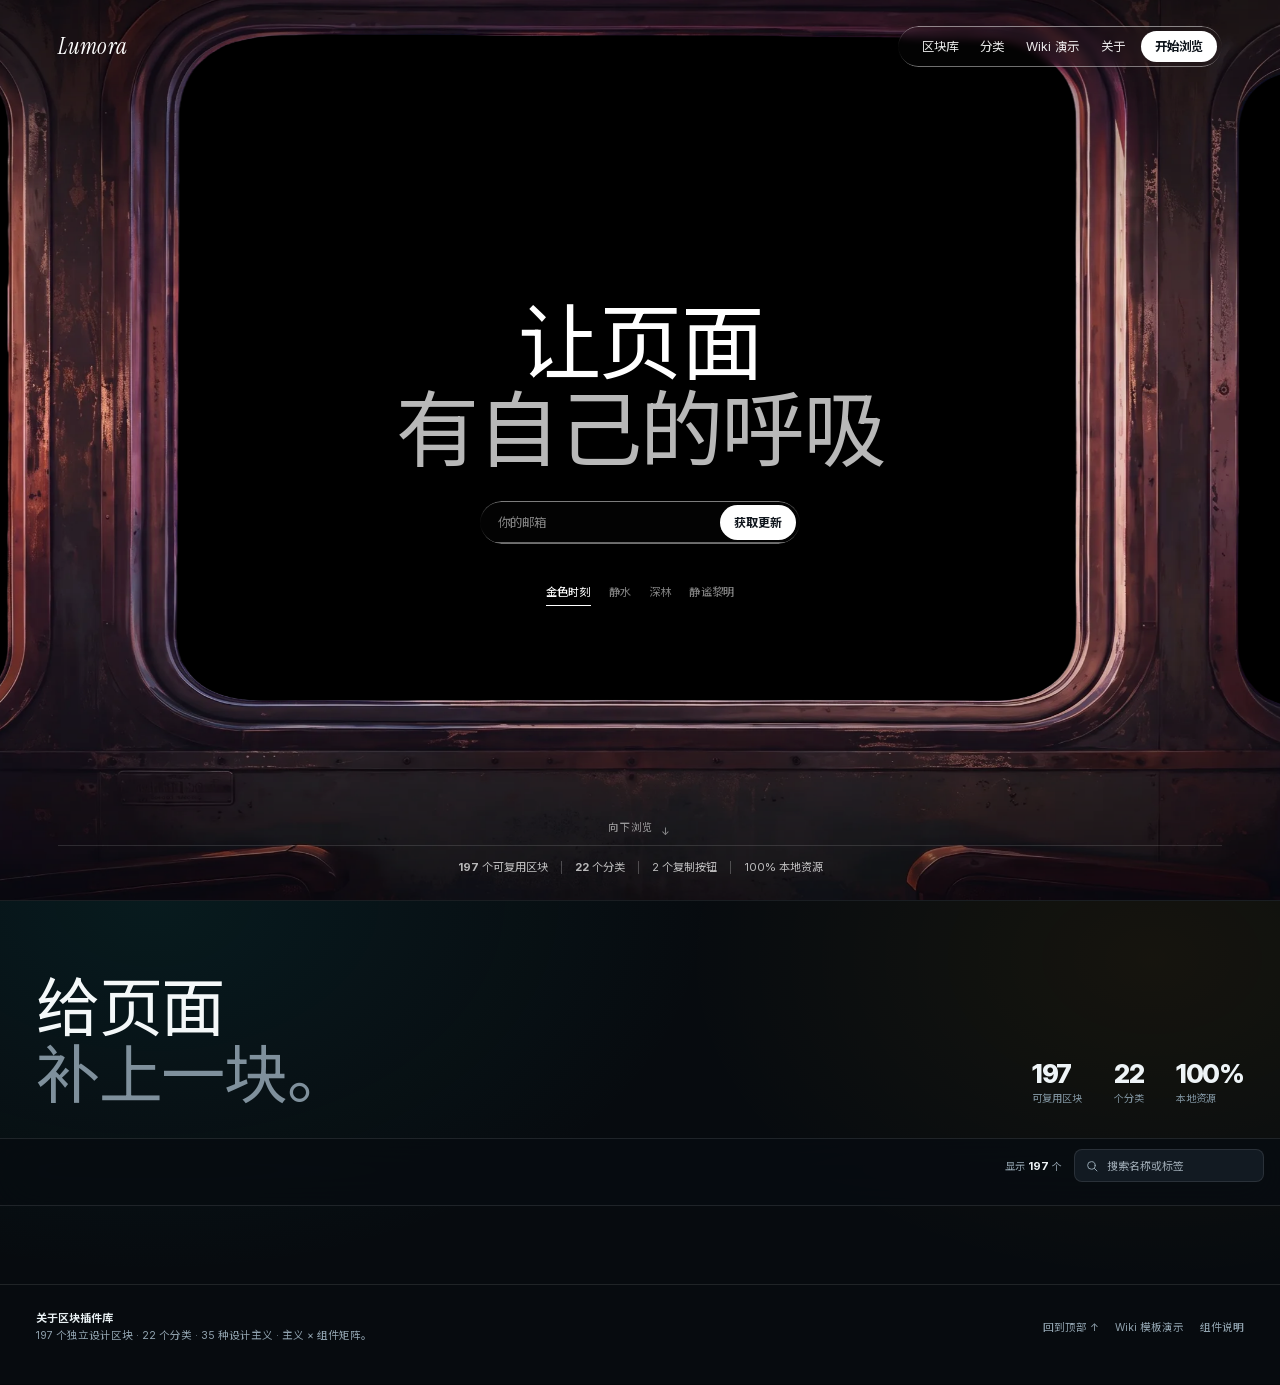
<file: library/index.html>
<!doctype html>
<html lang="zh-CN">
<head>
  <meta charset="utf-8">
  <meta name="viewport" content="width=device-width, initial-scale=1">
  <meta http-equiv="refresh" content="0; url=../">
  <title>插件库已移至首页</title>
  <style>
    body { margin: 0; min-height: 100vh; display: grid; place-items: center; font-family: system-ui, "Microsoft YaHei", sans-serif; background: #f4f6f8; color: #10161d; }
    a { color: #0f8b8d; }
  </style>
</head>
<body>
  <p>插件库已移至 <a href="../">首页</a>，正在跳转…</p>
</body>
</html>
</file>
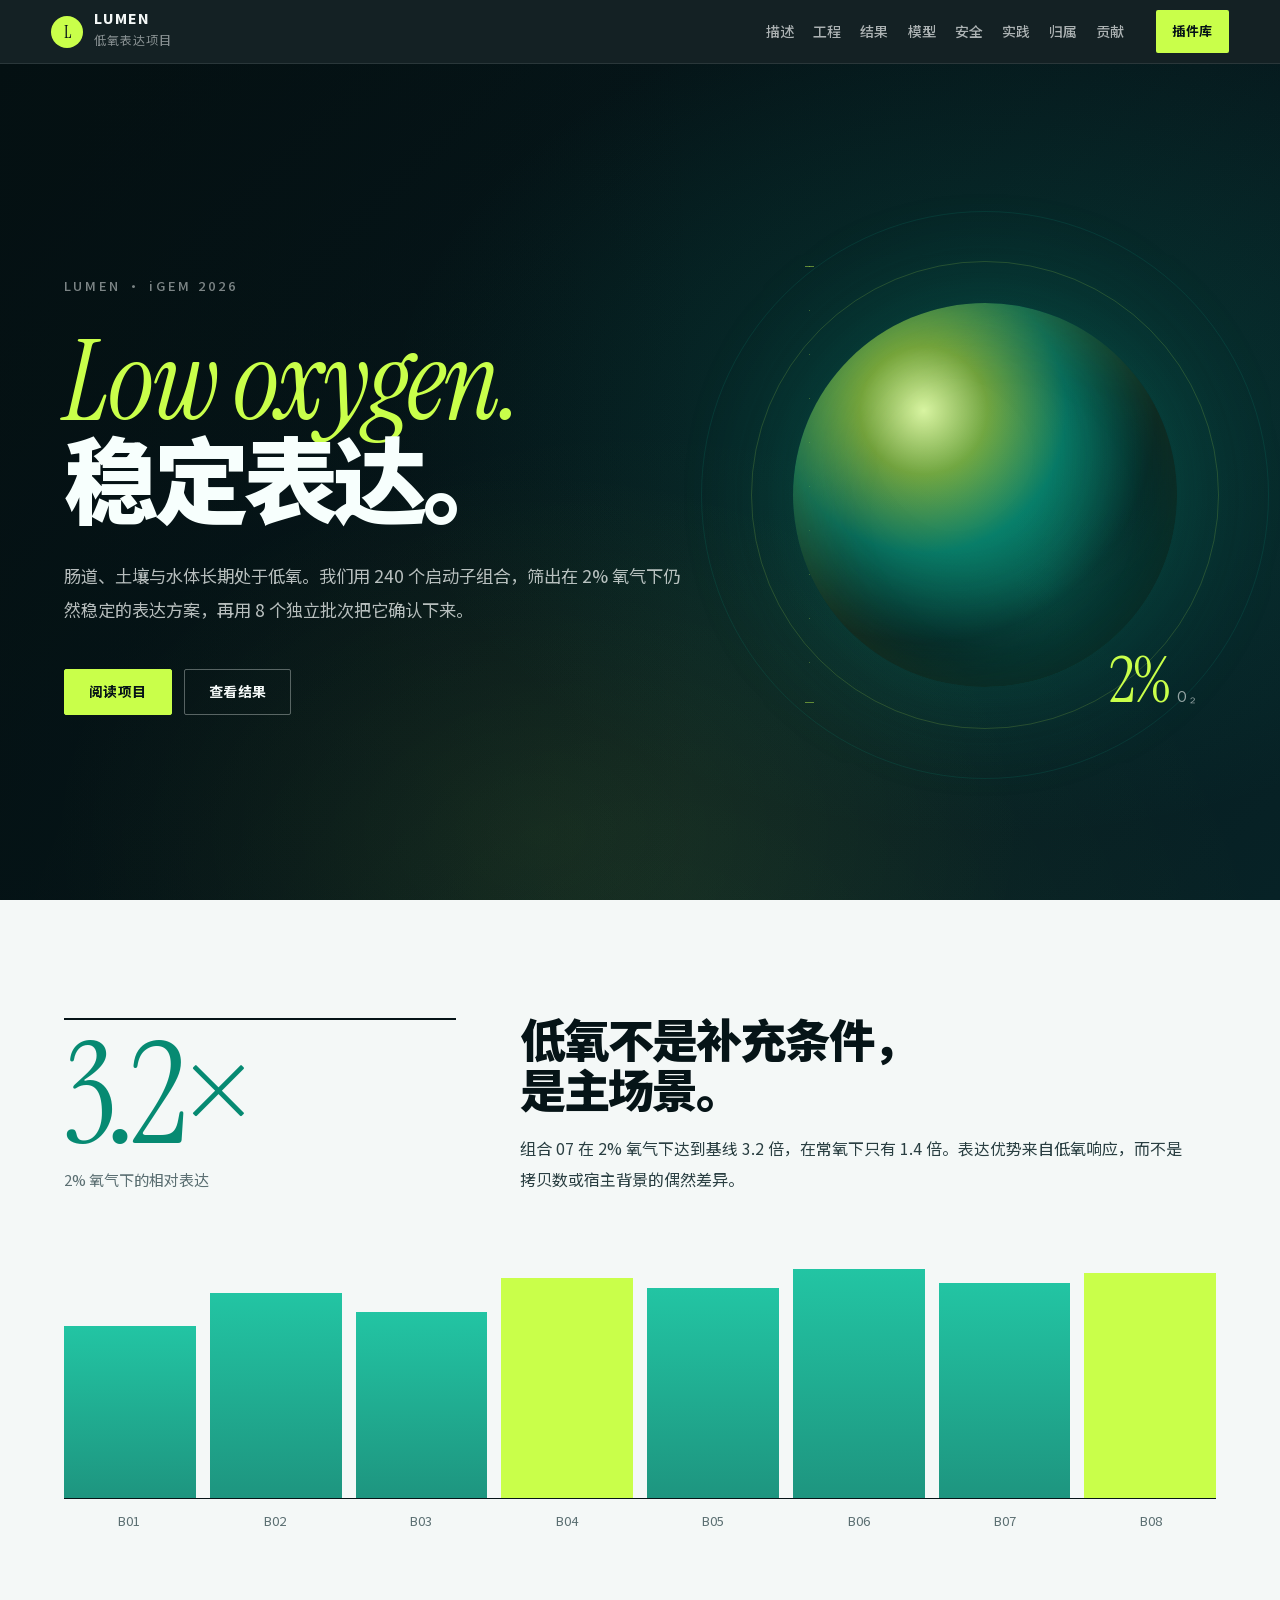
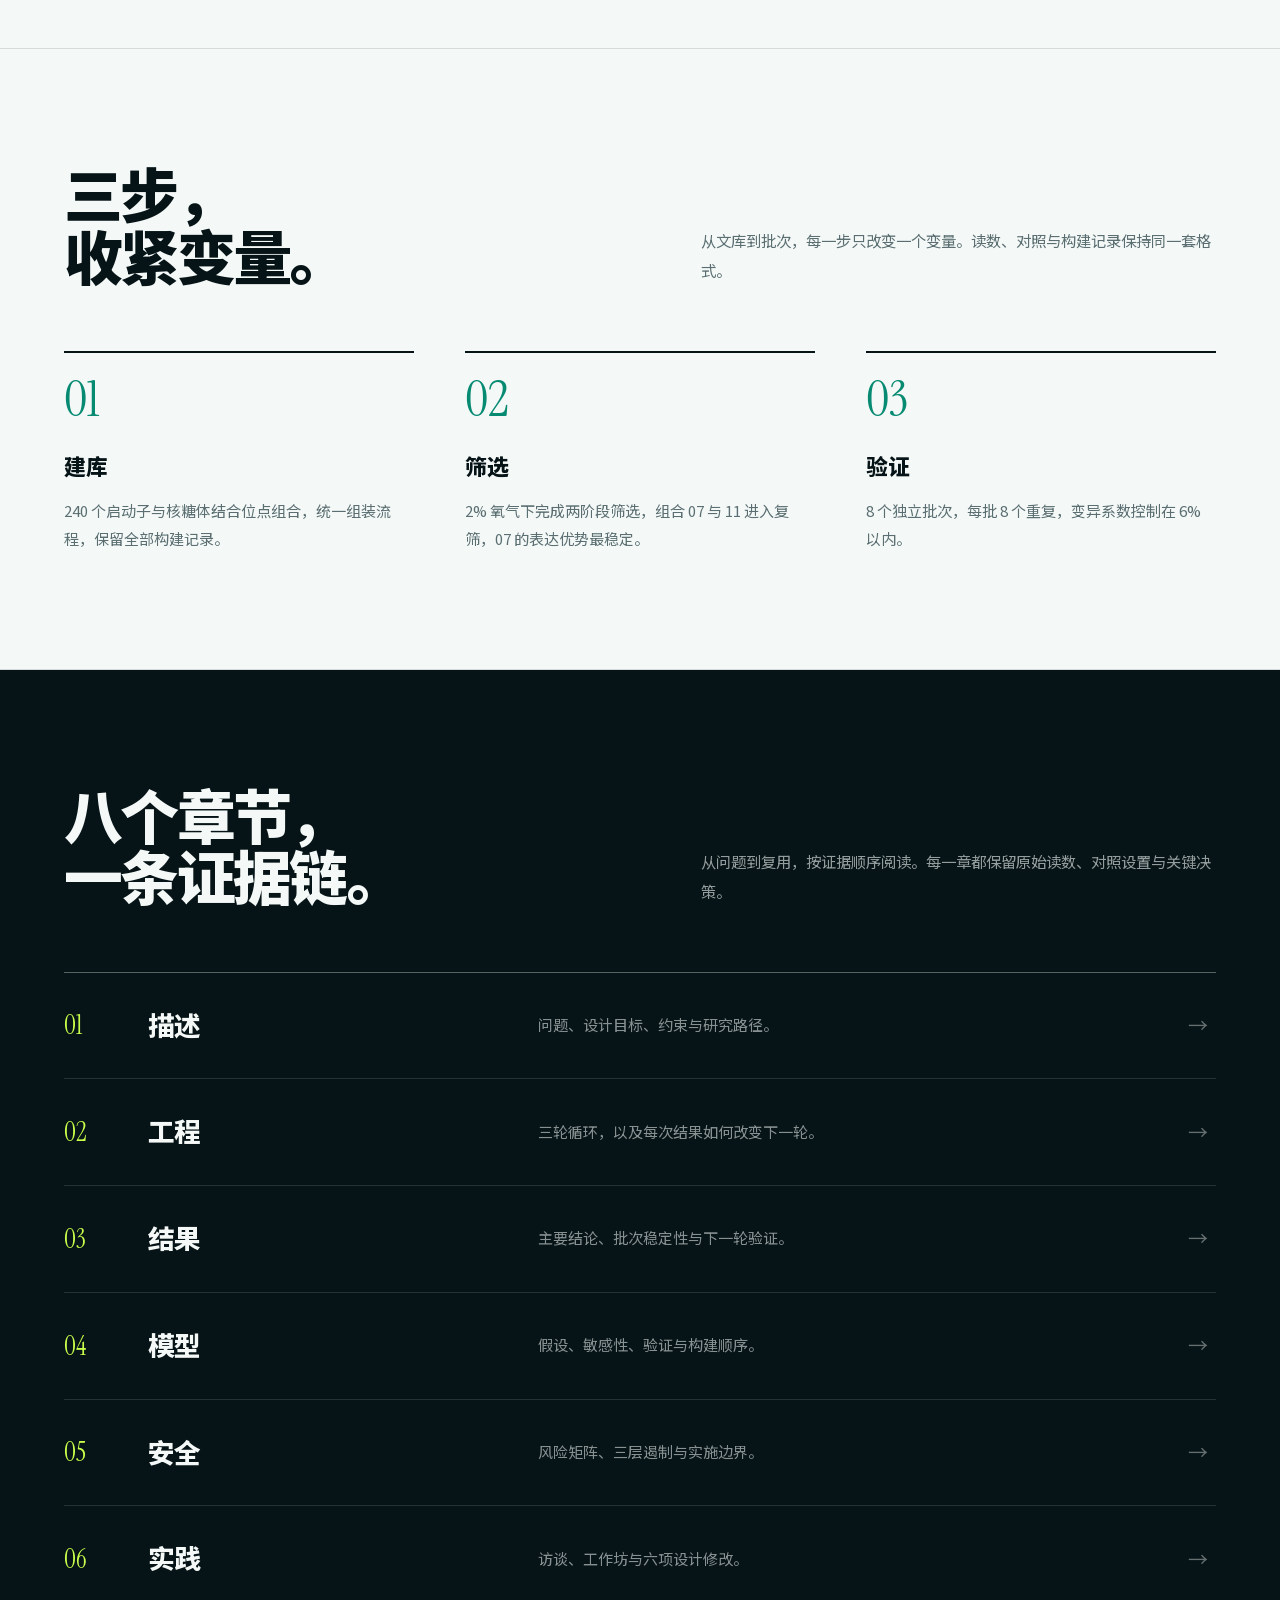
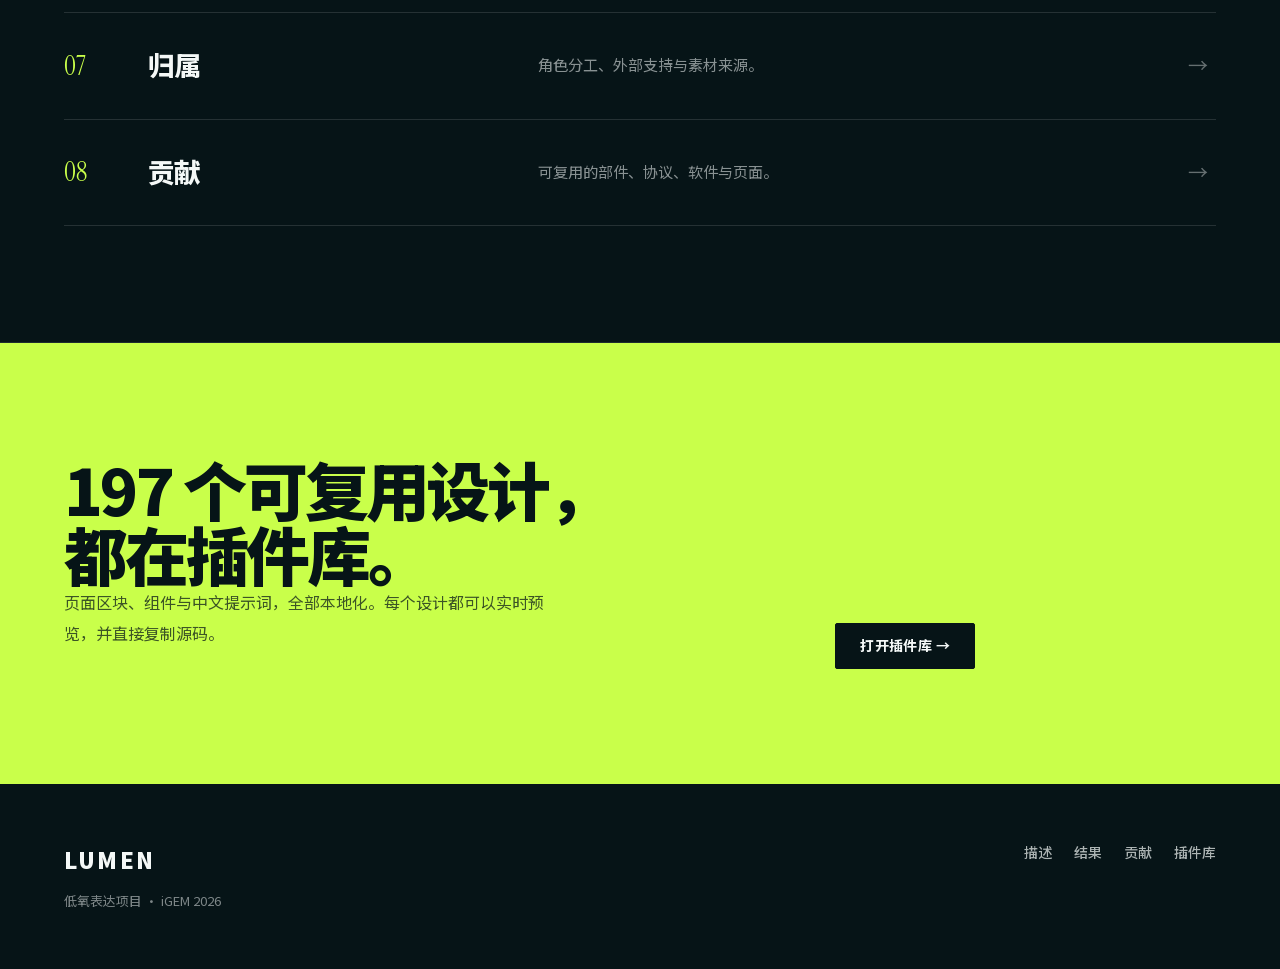
<file: wiki/index.html>
<!doctype html>
<html lang="zh-CN">
<head>
  <meta charset="utf-8">
  <meta name="viewport" content="width=device-width, initial-scale=1">
  <title>LUMEN · 低氧表达项目</title>
  <meta name="description" content="在 2% 氧气下构建稳定表达的启动子组合、批次验证与可复用页面。">
  <link rel="stylesheet" href="assets/css/dossier.css?v=8">
</head>
<body>
  <div class="progress" data-progress></div>
  <nav class="nav-shell">
    <a class="brand" href="index.html" aria-label="LUMEN 首页">
      <span class="brand-mark">L</span>
      <span><strong>LUMEN</strong><small>低氧表达项目</small></span>
    </a>
    <button class="nav-toggle" data-nav-toggle aria-label="打开菜单"><span></span><span></span></button>
    <div class="nav-links" data-nav-menu>
      <a href="pages/description.html">描述</a>
      <a href="pages/engineering.html">工程</a>
      <a href="pages/results.html">结果</a>
      <a href="pages/model.html">模型</a>
      <a href="pages/safety.html">安全</a>
      <a href="pages/human-practices.html">实践</a>
      <a href="pages/attributions.html">归属</a>
      <a href="pages/contribution.html">贡献</a>
    </div>
    <a class="nav-back" href="../index.html">插件库</a>
  </nav>

  <main>
    <section class="cover">
      <div class="cover-main">
        <p class="hero-kicker">LUMEN · iGEM 2026</p>
        <h1><em>Low oxygen.</em>稳定表达。</h1>
        <p class="cover-lede">肠道、土壤与水体长期处于低氧。我们用 240 个启动子组合，筛出在 2% 氧气下仍然稳定的表达方案，再用 8 个独立批次把它确认下来。</p>
        <div class="cover-actions">
          <a class="button" href="pages/description.html">阅读项目</a>
          <a class="button secondary" href="#results">查看结果</a>
        </div>
      </div>
      <div class="cover-visual" aria-hidden="true">
        <div class="oxygen-axis"></div>
        <div class="oxygen-orb"></div>
        <div class="oxygen-scale"><b>2%</b><span>O₂</span></div>
      </div>
    </section>

    <section class="section" id="results">
      <div class="impact-top">
        <div class="impact-number">
          <strong>3.2×</strong>
          <span>2% 氧气下的相对表达</span>
        </div>
        <div class="impact-copy">
          <h2>低氧不是补充条件，<br>是主场景。</h2>
          <p>组合 07 在 2% 氧气下达到基线 3.2 倍，在常氧下只有 1.4 倍。表达优势来自低氧响应，而不是拷贝数或宿主背景的偶然差异。</p>
        </div>
      </div>
      <div class="batch-chart" aria-label="八个批次的相对表达强度">
        <i style="--h:72%"></i><i style="--h:86%"></i><i style="--h:78%"></i><i style="--h:92%"></i><i style="--h:88%"></i><i style="--h:96%"></i><i style="--h:90%"></i><i style="--h:94%"></i>
      </div>
      <div class="chart-labels"><span>B01</span><span>B02</span><span>B03</span><span>B04</span><span>B05</span><span>B06</span><span>B07</span><span>B08</span></div>
    </section>

    <section class="section">
      <div class="section-head">
        <h2>三步，<br>收紧变量。</h2>
        <p>从文库到批次，每一步只改变一个变量。读数、对照与构建记录保持同一套格式。</p>
      </div>
      <div class="step-list">
        <article class="step" data-reveal>
          <span>01</span>
          <h3>建库</h3>
          <p>240 个启动子与核糖体结合位点组合，统一组装流程，保留全部构建记录。</p>
        </article>
        <article class="step" data-reveal>
          <span>02</span>
          <h3>筛选</h3>
          <p>2% 氧气下完成两阶段筛选，组合 07 与 11 进入复筛，07 的表达优势最稳定。</p>
        </article>
        <article class="step" data-reveal>
          <span>03</span>
          <h3>验证</h3>
          <p>8 个独立批次，每批 8 个重复，变异系数控制在 6% 以内。</p>
        </article>
      </div>
    </section>

    <section class="section is-dark">
      <div class="section-head">
        <h2>八个章节，<br>一条证据链。</h2>
        <p>从问题到复用，按证据顺序阅读。每一章都保留原始读数、对照设置与关键决策。</p>
      </div>
      <div class="chapter-list">
        <a class="chapter" href="pages/description.html"><b>01</b><h3>描述</h3><p>问题、设计目标、约束与研究路径。</p><span>→</span></a>
        <a class="chapter" href="pages/engineering.html"><b>02</b><h3>工程</h3><p>三轮循环，以及每次结果如何改变下一轮。</p><span>→</span></a>
        <a class="chapter" href="pages/results.html"><b>03</b><h3>结果</h3><p>主要结论、批次稳定性与下一轮验证。</p><span>→</span></a>
        <a class="chapter" href="pages/model.html"><b>04</b><h3>模型</h3><p>假设、敏感性、验证与构建顺序。</p><span>→</span></a>
        <a class="chapter" href="pages/safety.html"><b>05</b><h3>安全</h3><p>风险矩阵、三层遏制与实施边界。</p><span>→</span></a>
        <a class="chapter" href="pages/human-practices.html"><b>06</b><h3>实践</h3><p>访谈、工作坊与六项设计修改。</p><span>→</span></a>
        <a class="chapter" href="pages/attributions.html"><b>07</b><h3>归属</h3><p>角色分工、外部支持与素材来源。</p><span>→</span></a>
        <a class="chapter" href="pages/contribution.html"><b>08</b><h3>贡献</h3><p>可复用的部件、协议、软件与页面。</p><span>→</span></a>
      </div>
    </section>

    <section class="section reuse">
      <div class="reuse-inner">
        <div>
          <h2>197 个可复用设计，<br>都在插件库。</h2>
          <p>页面区块、组件与中文提示词，全部本地化。每个设计都可以实时预览，并直接复制源码。</p>
        </div>
        <a class="button dark" href="../index.html">打开插件库 →</a>
      </div>
    </section>
  </main>

  <footer class="site-footer">
    <div class="footer-brand">
      <strong>LUMEN</strong>
      <p>低氧表达项目 · iGEM 2026</p>
    </div>
    <div class="footer-links">
      <a href="pages/description.html">描述</a>
      <a href="pages/results.html">结果</a>
      <a href="pages/contribution.html">贡献</a>
      <a href="../index.html">插件库</a>
    </div>
  </footer>
  <script src="assets/js/main.js?v=5"></script>
</body>
</html>
</file>
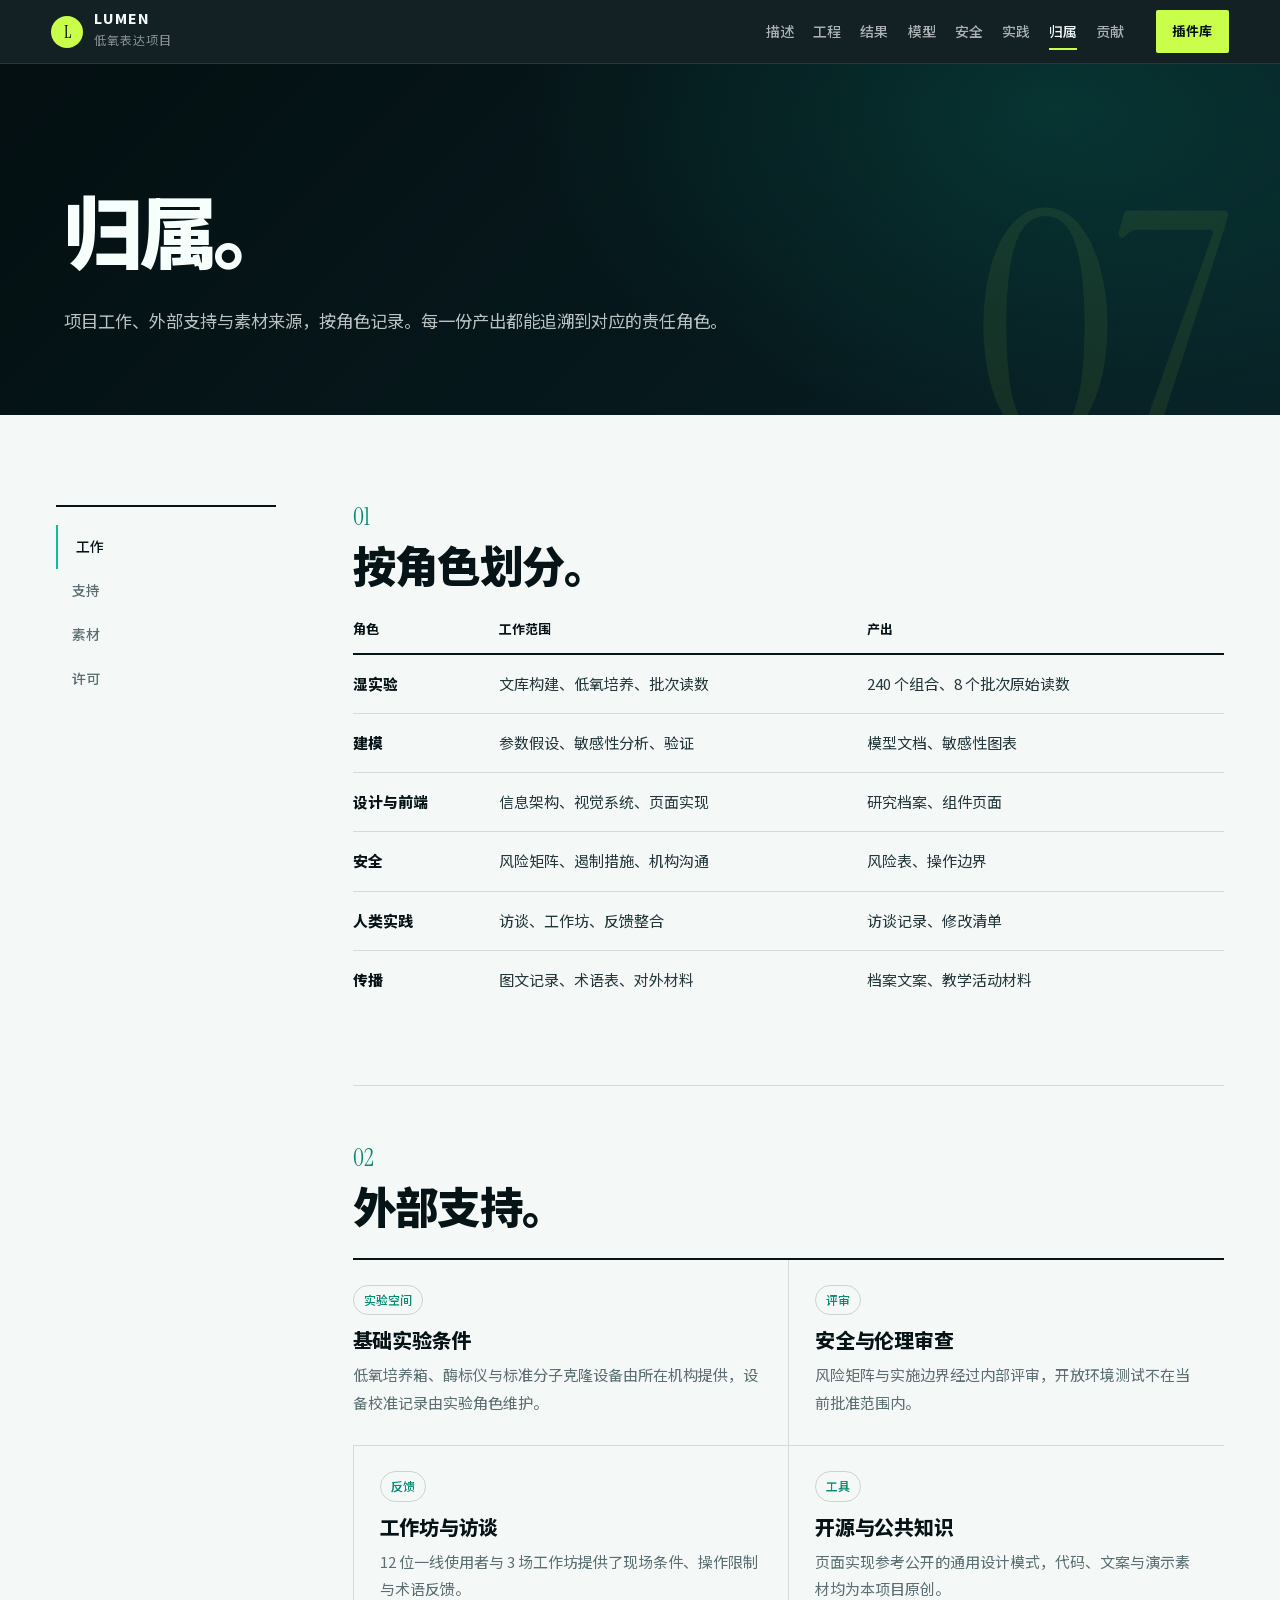
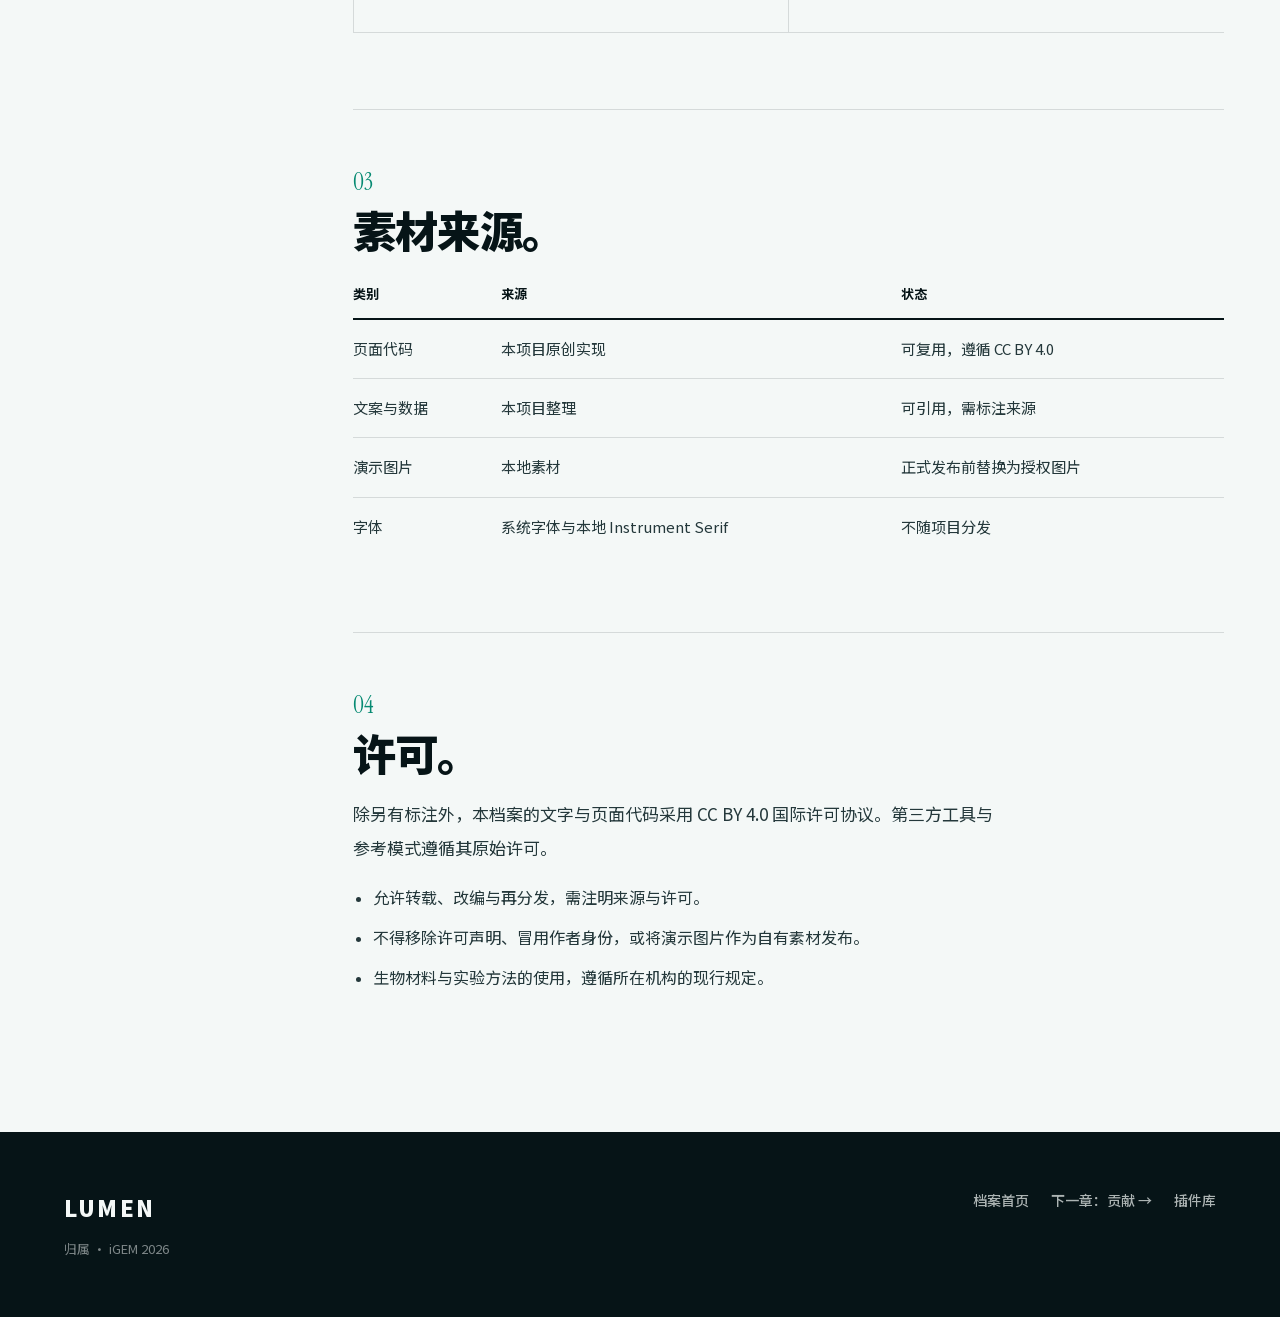
<file: wiki/pages/attributions.html>
<!doctype html>
<html lang="zh-CN">
<head>
  <meta charset="utf-8">
  <meta name="viewport" content="width=device-width, initial-scale=1">
  <title>归属 · LUMEN 低氧表达项目</title>
  <meta name="description" content="贡献划分、外部支持、素材来源与许可。">
  <link rel="stylesheet" href="../assets/css/dossier.css?v=8">
</head>
<body>
  <div class="progress" data-progress></div>
  <nav class="nav-shell">
    <a class="brand" href="../index.html" aria-label="LUMEN 首页">
      <span class="brand-mark">L</span>
      <span><strong>LUMEN</strong><small>低氧表达项目</small></span>
    </a>
    <button class="nav-toggle" data-nav-toggle aria-label="打开菜单"><span></span><span></span></button>
    <div class="nav-links" data-nav-menu>
      <a href="description.html">描述</a>
      <a href="engineering.html">工程</a>
      <a href="results.html">结果</a>
      <a href="model.html">模型</a>
      <a href="safety.html">安全</a>
      <a href="human-practices.html">实践</a>
      <a href="attributions.html" class="active">归属</a>
      <a href="contribution.html">贡献</a>
    </div>
    <a class="nav-back" href="../../index.html">插件库</a>
  </nav>

  <header class="page-hero">
    <span class="page-no">07</span>
    <h1>归属。</h1>
    <p class="hero-copy">项目工作、外部支持与素材来源，按角色记录。每一份产出都能追溯到对应的责任角色。</p>
  </header>

  <main class="page-layout">
    <aside class="toc">
      <a href="#work">工作</a>
      <a href="#support">支持</a>
      <a href="#assets">素材</a>
      <a href="#licenses">许可</a>
    </aside>
    <article>
      <section id="work" class="content-section">
        <span class="sec-no">01</span>
        <h2>按角色划分。</h2>
        <table class="data-table">
          <thead><tr><th>角色</th><th>工作范围</th><th>产出</th></tr></thead>
          <tbody>
            <tr><td><b>湿实验</b></td><td>文库构建、低氧培养、批次读数</td><td>240 个组合、8 个批次原始读数</td></tr>
            <tr><td><b>建模</b></td><td>参数假设、敏感性分析、验证</td><td>模型文档、敏感性图表</td></tr>
            <tr><td><b>设计与前端</b></td><td>信息架构、视觉系统、页面实现</td><td>研究档案、组件页面</td></tr>
            <tr><td><b>安全</b></td><td>风险矩阵、遏制措施、机构沟通</td><td>风险表、操作边界</td></tr>
            <tr><td><b>人类实践</b></td><td>访谈、工作坊、反馈整合</td><td>访谈记录、修改清单</td></tr>
            <tr><td><b>传播</b></td><td>图文记录、术语表、对外材料</td><td>档案文案、教学活动材料</td></tr>
          </tbody>
        </table>
      </section>

      <section id="support" class="content-section">
        <span class="sec-no">02</span>
        <h2>外部支持。</h2>
        <div class="grid two">
          <article class="card" data-reveal><span class="badge">实验空间</span><h3>基础实验条件</h3><p>低氧培养箱、酶标仪与标准分子克隆设备由所在机构提供，设备校准记录由实验角色维护。</p></article>
          <article class="card" data-reveal><span class="badge">评审</span><h3>安全与伦理审查</h3><p>风险矩阵与实施边界经过内部评审，开放环境测试不在当前批准范围内。</p></article>
          <article class="card" data-reveal><span class="badge">反馈</span><h3>工作坊与访谈</h3><p>12 位一线使用者与 3 场工作坊提供了现场条件、操作限制与术语反馈。</p></article>
          <article class="card" data-reveal><span class="badge">工具</span><h3>开源与公共知识</h3><p>页面实现参考公开的通用设计模式，代码、文案与演示素材均为本项目原创。</p></article>
        </div>
      </section>

      <section id="assets" class="content-section">
        <span class="sec-no">03</span>
        <h2>素材来源。</h2>
        <table class="data-table">
          <thead><tr><th>类别</th><th>来源</th><th>状态</th></tr></thead>
          <tbody>
            <tr><td>页面代码</td><td>本项目原创实现</td><td>可复用，遵循 CC BY 4.0</td></tr>
            <tr><td>文案与数据</td><td>本项目整理</td><td>可引用，需标注来源</td></tr>
            <tr><td>演示图片</td><td>本地素材</td><td>正式发布前替换为授权图片</td></tr>
            <tr><td>字体</td><td>系统字体与本地 Instrument Serif</td><td>不随项目分发</td></tr>
          </tbody>
        </table>
      </section>

      <section id="licenses" class="content-section">
        <span class="sec-no">04</span>
        <h2>许可。</h2>
        <p>除另有标注外，本档案的文字与页面代码采用 CC BY 4.0 国际许可协议。第三方工具与参考模式遵循其原始许可。</p>
        <ul>
          <li>允许转载、改编与再分发，需注明来源与许可。</li>
          <li>不得移除许可声明、冒用作者身份，或将演示图片作为自有素材发布。</li>
          <li>生物材料与实验方法的使用，遵循所在机构的现行规定。</li>
        </ul>
      </section>
    </article>
  </main>

  <footer class="site-footer">
    <div class="footer-brand">
      <strong>LUMEN</strong>
      <p>归属 · iGEM 2026</p>
    </div>
    <div class="footer-links">
      <a href="../index.html">档案首页</a>
      <a href="contribution.html">下一章：贡献 →</a>
      <a href="../../index.html">插件库</a>
    </div>
  </footer>
  <script src="../assets/js/main.js?v=5"></script>
</body>
</html>
</file>
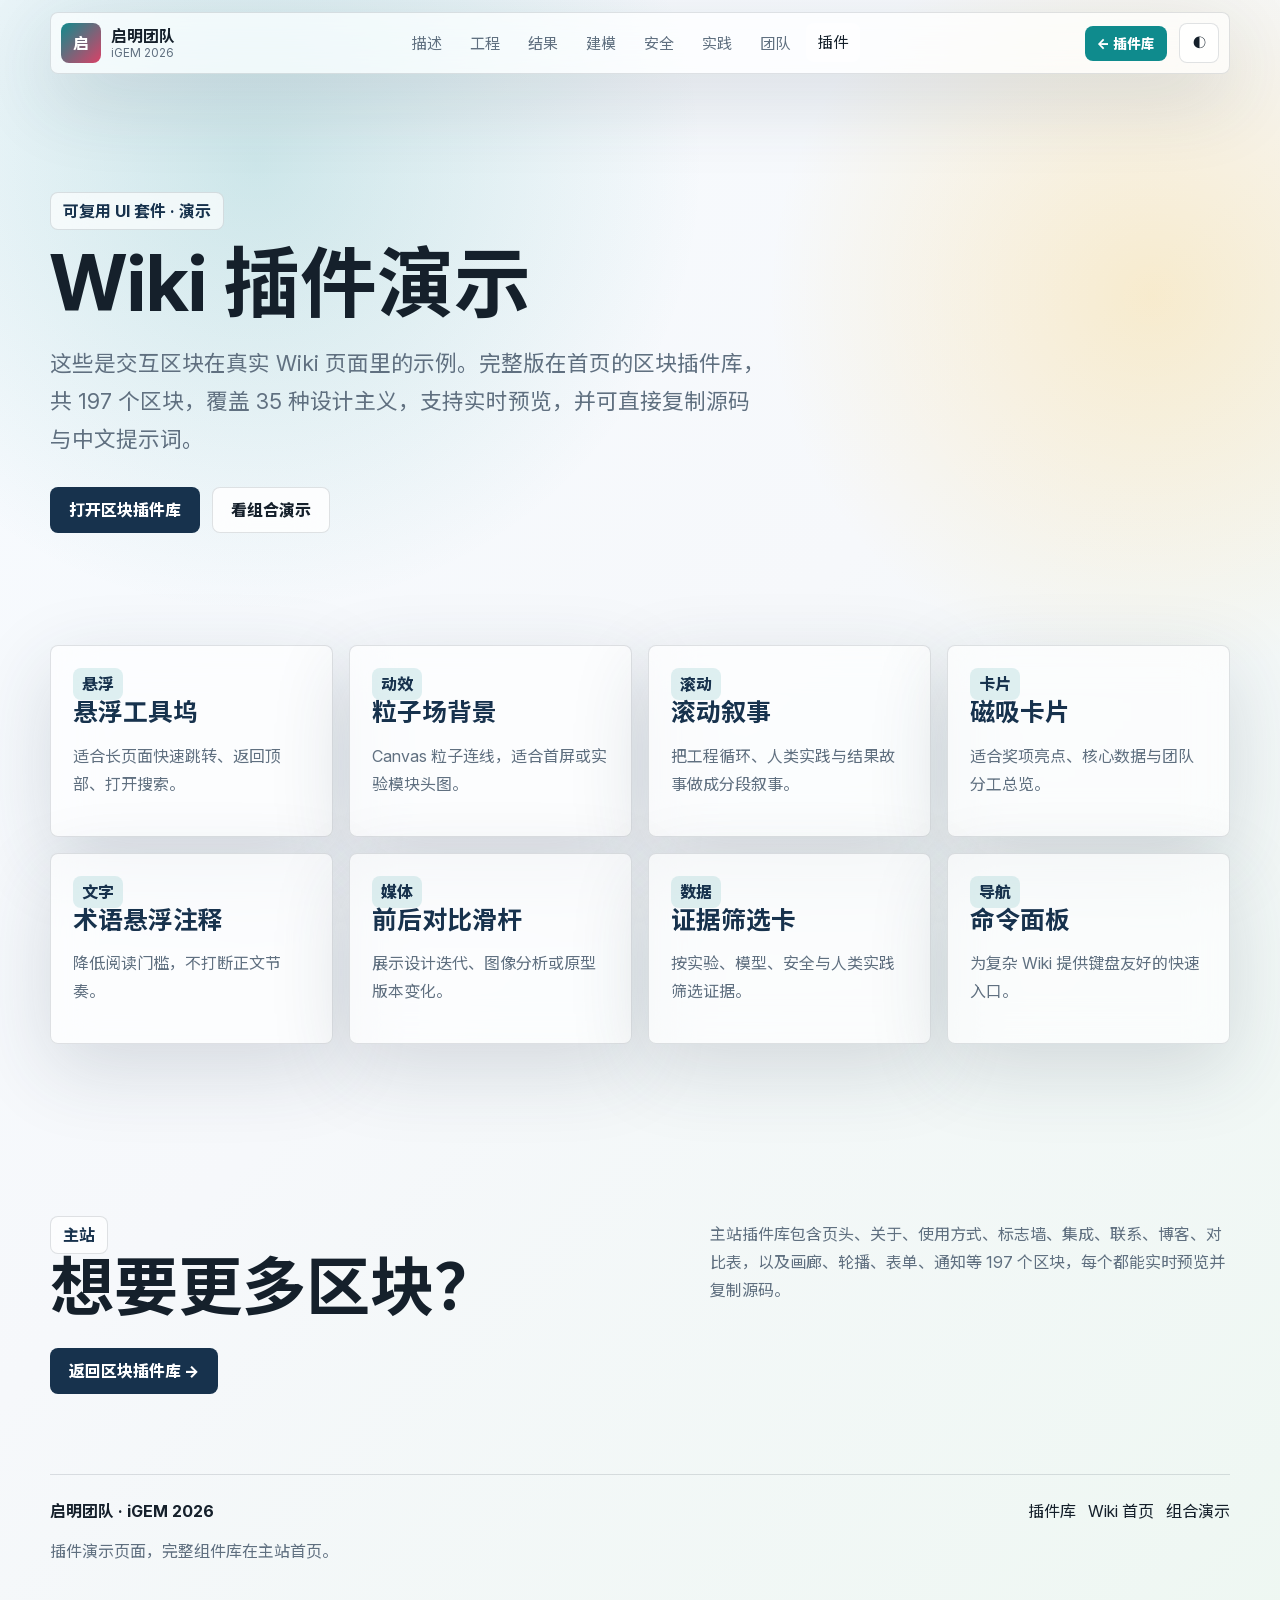
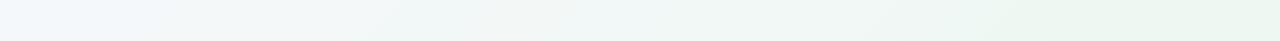
<file: wiki/pages/components.html>
<!doctype html>
<html lang="zh-CN">
<head>
  <meta charset="utf-8">
  <meta name="viewport" content="width=device-width, initial-scale=1">
  <title>插件演示 · 启明团队 | iGEM 2026</title>
  <meta name="description" content="Wiki 模板中的 8 个交互插件示例，以及通往主站区块插件库的入口。">
  <link rel="stylesheet" href="../assets/css/style.css">
</head>
<body>
  <div class="progress" data-progress></div>
  <nav class="nav-shell" data-nav>
    <a class="brand" href="../index.html" aria-label="Wiki 首页"><span class="brand-mark">启</span><span><strong>启明团队</strong><small>iGEM 2026</small></span></a>
    <button class="icon-button nav-toggle" data-nav-toggle aria-label="打开菜单"><span></span><span></span></button>
    <div class="nav-links" data-nav-menu>
      <a href="description.html">描述</a>
      <a href="engineering.html">工程</a>
      <a href="results.html">结果</a>
      <a href="model.html">建模</a>
      <a href="safety.html">安全</a>
      <a href="human-practices.html">实践</a>
      <a href="team.html">团队</a>
      <a class="active" href="components.html">插件</a>
    </div>
    <a class="nav-back" href="../../index.html">← 插件库</a>
    <button class="icon-button" data-theme-toggle aria-label="切换明暗主题">◐</button>
  </nav>

  <header class="page-hero">
    <span class="eyebrow">可复用 UI 套件 · 演示</span>
    <h1>Wiki 插件演示</h1>
    <p class="hero-copy">这些是交互区块在真实 Wiki 页面里的示例。完整版在首页的区块插件库，共 197 个区块，覆盖 35 种设计主义，支持实时预览，并可直接复制源码与中文提示词。</p>
    <div class="hero-actions">
      <a class="button" href="../../index.html">打开区块插件库</a>
      <a class="button secondary" href="plugin-all.html">看组合演示</a>
    </div>
  </header>

  <main>
    <section class="section">
      <div class="grid four">
        <a class="card compact" data-reveal href="plugin-floating-dock.html"><span class="badge">悬浮</span><h3>悬浮工具坞</h3><p>适合长页面快速跳转、返回顶部、打开搜索。</p></a>
        <a class="card compact" data-reveal href="plugin-particles.html"><span class="badge">动效</span><h3>粒子场背景</h3><p>Canvas 粒子连线，适合首屏或实验模块头图。</p></a>
        <a class="card compact" data-reveal href="plugin-scrollytelling.html"><span class="badge">滚动</span><h3>滚动叙事</h3><p>把工程循环、人类实践与结果故事做成分段叙事。</p></a>
        <a class="card compact" data-reveal href="plugin-magnetic-cards.html"><span class="badge">卡片</span><h3>磁吸卡片</h3><p>适合奖项亮点、核心数据与团队分工总览。</p></a>
        <a class="card compact" data-reveal href="plugin-glossary.html"><span class="badge">文字</span><h3>术语悬浮注释</h3><p>降低阅读门槛，不打断正文节奏。</p></a>
        <a class="card compact" data-reveal href="plugin-comparison.html"><span class="badge">媒体</span><h3>前后对比滑杆</h3><p>展示设计迭代、图像分析或原型版本变化。</p></a>
        <a class="card compact" data-reveal href="plugin-evidence-filter.html"><span class="badge">数据</span><h3>证据筛选卡</h3><p>按实验、模型、安全与人类实践筛选证据。</p></a>
        <a class="card compact" data-reveal href="plugin-command-palette.html"><span class="badge">导航</span><h3>命令面板</h3><p>为复杂 Wiki 提供键盘友好的快速入口。</p></a>
      </div>
    </section>

    <section class="section">
      <div class="section-head">
        <div><span class="eyebrow">主站</span><h2>想要更多区块？</h2></div>
        <p>主站插件库包含页头、关于、使用方式、标志墙、集成、联系、博客、对比表，以及画廊、轮播、表单、通知等 197 个区块，每个都能实时预览并复制源码。</p>
      </div>
      <a class="button" href="../../index.html">返回区块插件库 →</a>
    </section>
  </main>

  <footer class="site-footer">
    <div><strong>启明团队 · iGEM 2026</strong><p>插件演示页面，完整组件库在主站首页。</p></div>
    <div class="footer-links"><a href="../../index.html">插件库</a><a href="../index.html">Wiki 首页</a><a href="plugin-all.html">组合演示</a></div>
  </footer>
  <script src="../assets/js/main.js"></script>
</body>
</html>
</file>
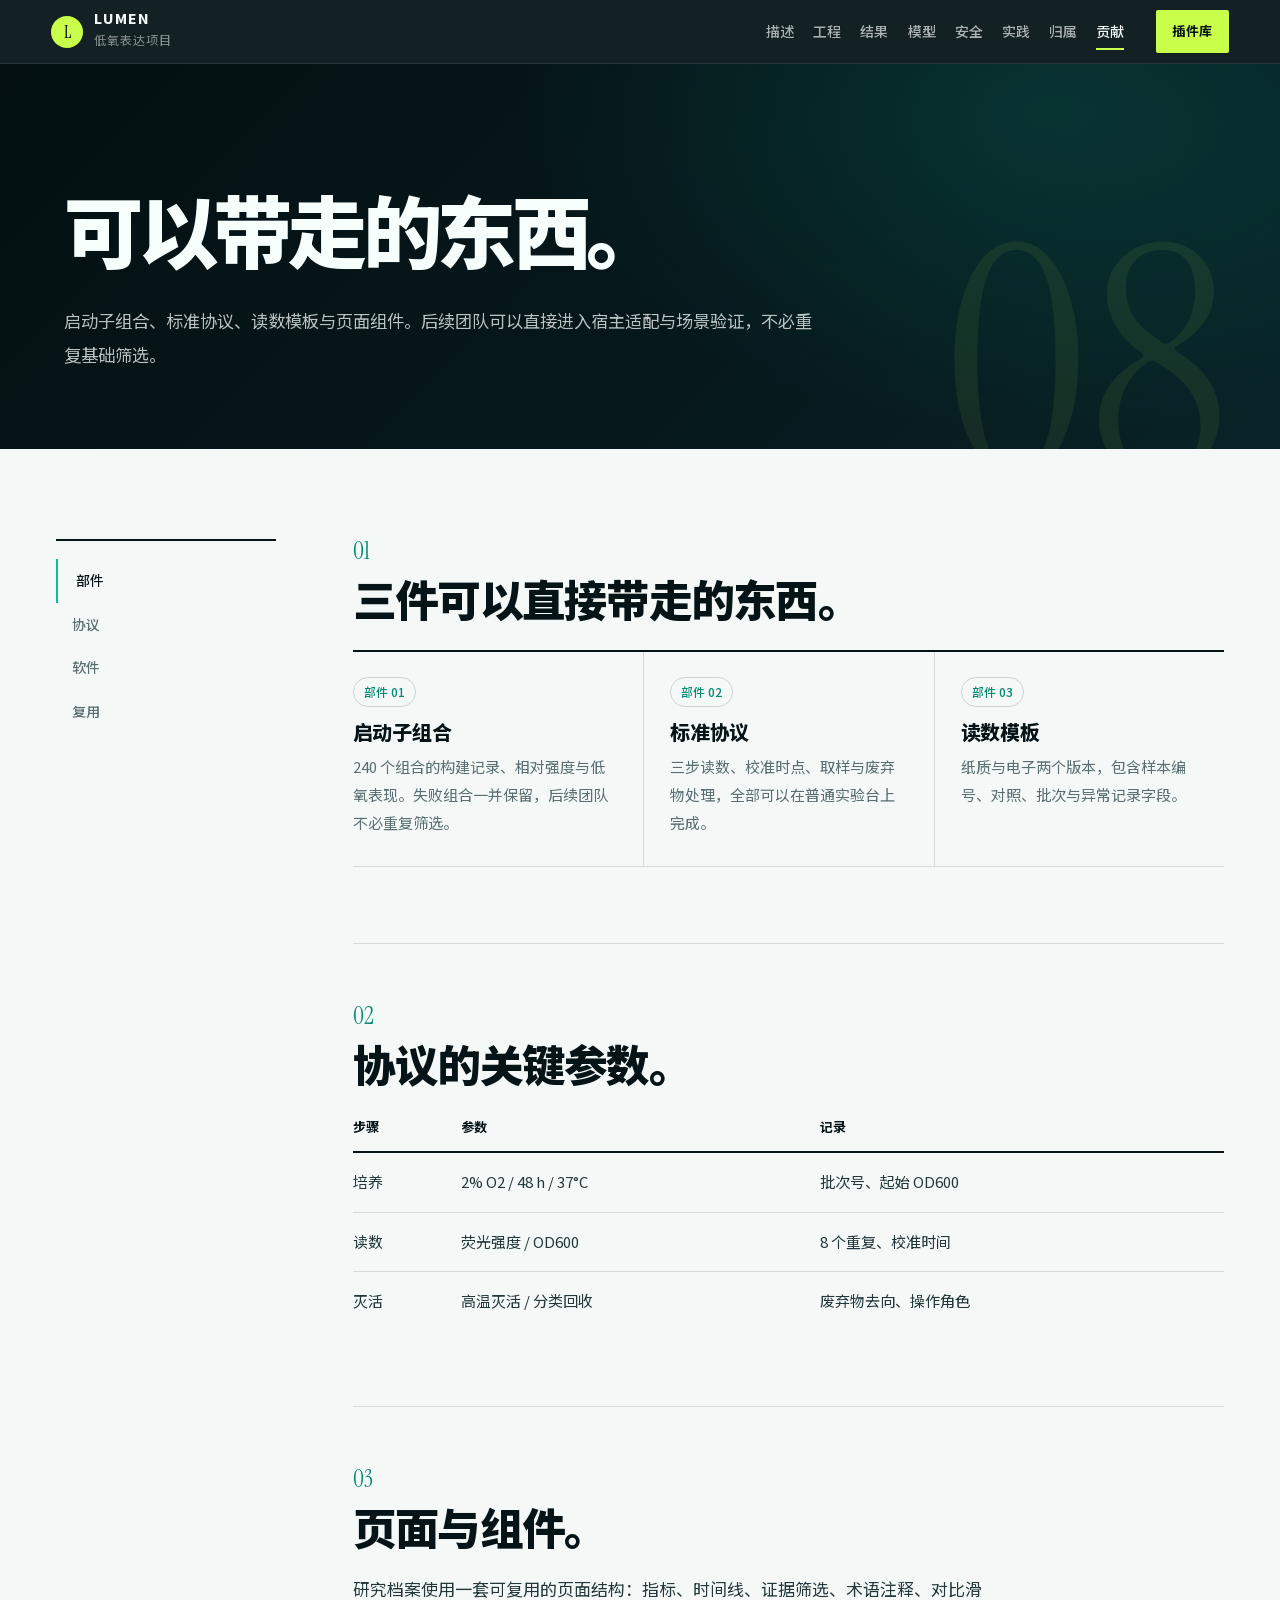
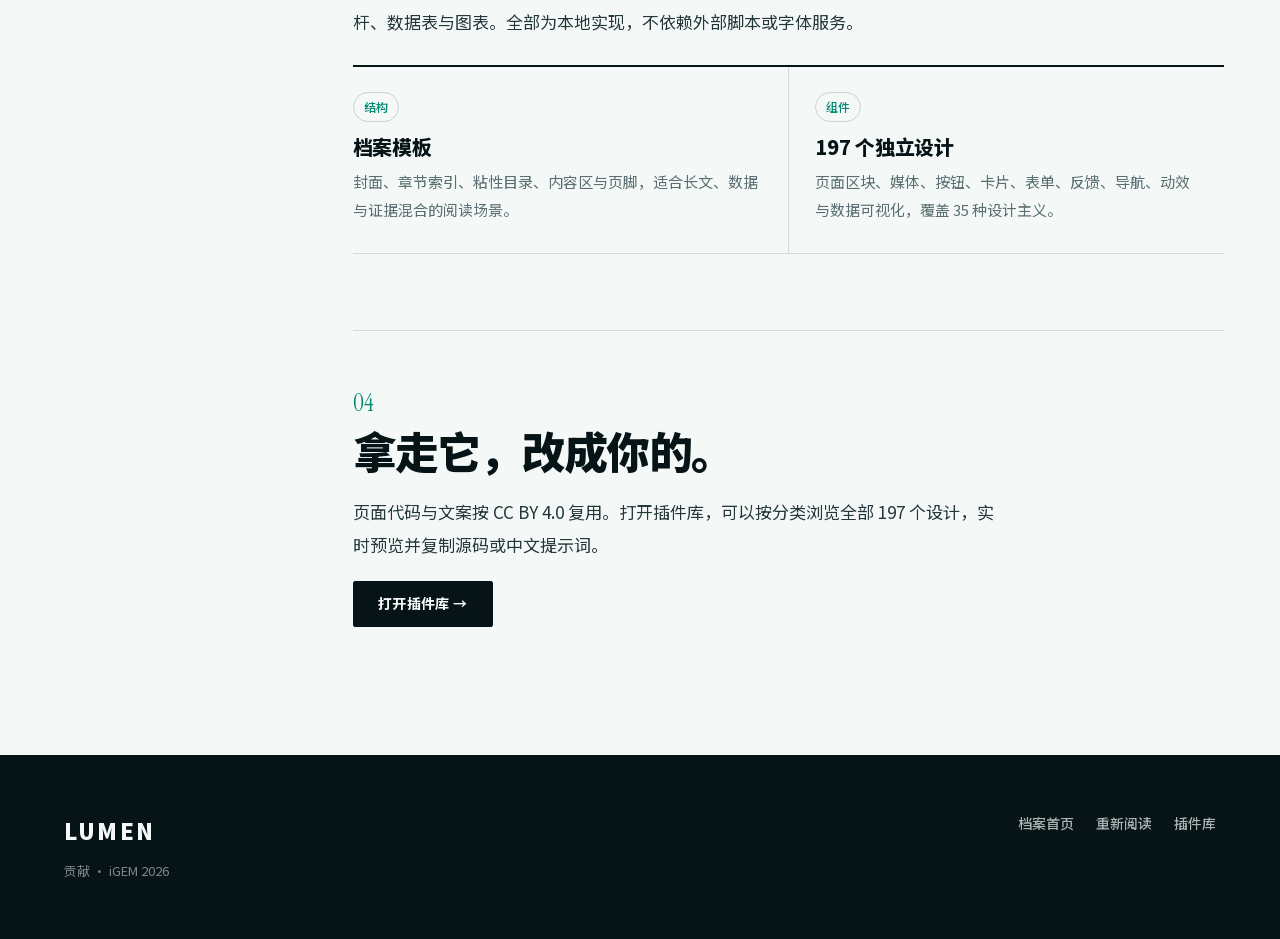
<file: wiki/pages/contribution.html>
<!doctype html>
<html lang="zh-CN">
<head>
  <meta charset="utf-8">
  <meta name="viewport" content="width=device-width, initial-scale=1">
  <title>贡献 · LUMEN 低氧表达项目</title>
  <meta name="description" content="可复用部件、标准协议、软件与页面结构。">
  <link rel="stylesheet" href="../assets/css/dossier.css?v=8">
</head>
<body>
  <div class="progress" data-progress></div>
  <nav class="nav-shell">
    <a class="brand" href="../index.html" aria-label="LUMEN 首页">
      <span class="brand-mark">L</span>
      <span><strong>LUMEN</strong><small>低氧表达项目</small></span>
    </a>
    <button class="nav-toggle" data-nav-toggle aria-label="打开菜单"><span></span><span></span></button>
    <div class="nav-links" data-nav-menu>
      <a href="description.html">描述</a>
      <a href="engineering.html">工程</a>
      <a href="results.html">结果</a>
      <a href="model.html">模型</a>
      <a href="safety.html">安全</a>
      <a href="human-practices.html">实践</a>
      <a href="attributions.html">归属</a>
      <a href="contribution.html" class="active">贡献</a>
    </div>
    <a class="nav-back" href="../../index.html">插件库</a>
  </nav>

  <header class="page-hero">
    <span class="page-no">08</span>
    <h1>可以带走的东西。</h1>
    <p class="hero-copy">启动子组合、标准协议、读数模板与页面组件。后续团队可以直接进入宿主适配与场景验证，不必重复基础筛选。</p>
  </header>

  <main class="page-layout">
    <aside class="toc">
      <a href="#parts">部件</a>
      <a href="#protocol">协议</a>
      <a href="#software">软件</a>
      <a href="#pages">复用</a>
    </aside>
    <article>
      <section id="parts" class="content-section">
        <span class="sec-no">01</span>
        <h2>三件可以直接带走的东西。</h2>
        <div class="grid">
          <article class="card" data-reveal>
            <span class="badge">部件 01</span>
            <h3>启动子组合</h3>
            <p>240 个组合的构建记录、相对强度与低氧表现。失败组合一并保留，后续团队不必重复筛选。</p>
          </article>
          <article class="card" data-reveal>
            <span class="badge">部件 02</span>
            <h3>标准协议</h3>
            <p>三步读数、校准时点、取样与废弃物处理，全部可以在普通实验台上完成。</p>
          </article>
          <article class="card" data-reveal>
            <span class="badge">部件 03</span>
            <h3>读数模板</h3>
            <p>纸质与电子两个版本，包含样本编号、对照、批次与异常记录字段。</p>
          </article>
        </div>
      </section>

      <section id="protocol" class="content-section">
        <span class="sec-no">02</span>
        <h2>协议的关键参数。</h2>
        <table class="data-table">
          <thead><tr><th>步骤</th><th>参数</th><th>记录</th></tr></thead>
          <tbody>
            <tr><td>培养</td><td>2% O2 / 48 h / 37°C</td><td>批次号、起始 OD600</td></tr>
            <tr><td>读数</td><td>荧光强度 / OD600</td><td>8 个重复、校准时间</td></tr>
            <tr><td>灭活</td><td>高温灭活 / 分类回收</td><td>废弃物去向、操作角色</td></tr>
          </tbody>
        </table>
      </section>

      <section id="software" class="content-section">
        <span class="sec-no">03</span>
        <h2>页面与组件。</h2>
        <p>研究档案使用一套可复用的页面结构：指标、时间线、证据筛选、术语注释、对比滑杆、数据表与图表。全部为本地实现，不依赖外部脚本或字体服务。</p>
        <div class="grid two">
          <article class="card" data-reveal>
            <span class="badge">结构</span>
            <h3>档案模板</h3>
            <p>封面、章节索引、粘性目录、内容区与页脚，适合长文、数据与证据混合的阅读场景。</p>
          </article>
          <article class="card" data-reveal>
            <span class="badge">组件</span>
            <h3>197 个独立设计</h3>
            <p>页面区块、媒体、按钮、卡片、表单、反馈、导航、动效与数据可视化，覆盖 35 种设计主义。</p>
          </article>
        </div>
      </section>

      <section id="pages" class="content-section">
        <span class="sec-no">04</span>
        <h2>拿走它，改成你的。</h2>
        <p>页面代码与文案按 CC BY 4.0 复用。打开插件库，可以按分类浏览全部 197 个设计，实时预览并复制源码或中文提示词。</p>
        <a class="button" href="../../index.html">打开插件库 →</a>
      </section>
    </article>
  </main>

  <footer class="site-footer">
    <div class="footer-brand">
      <strong>LUMEN</strong>
      <p>贡献 · iGEM 2026</p>
    </div>
    <div class="footer-links">
      <a href="../index.html">档案首页</a>
      <a href="description.html">重新阅读</a>
      <a href="../../index.html">插件库</a>
    </div>
  </footer>
  <script src="../assets/js/main.js?v=5"></script>
</body>
</html>
</file>
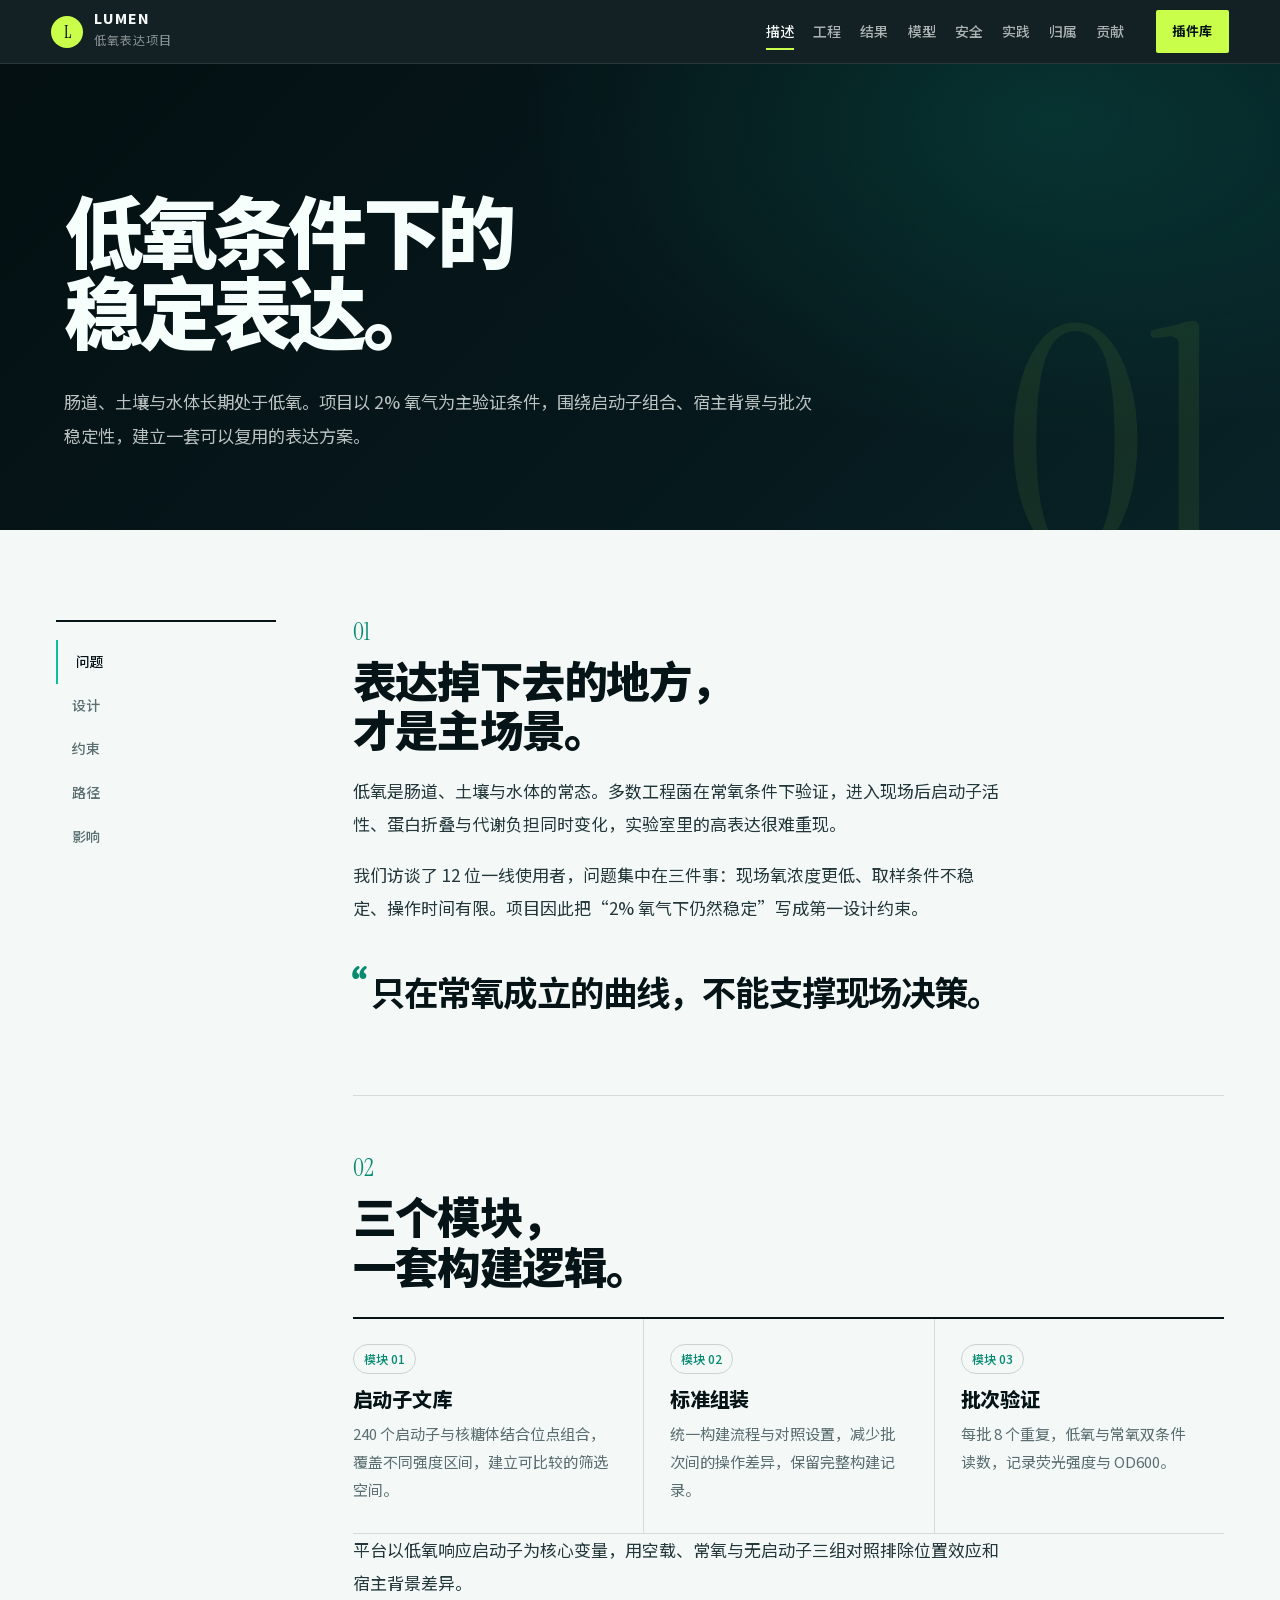
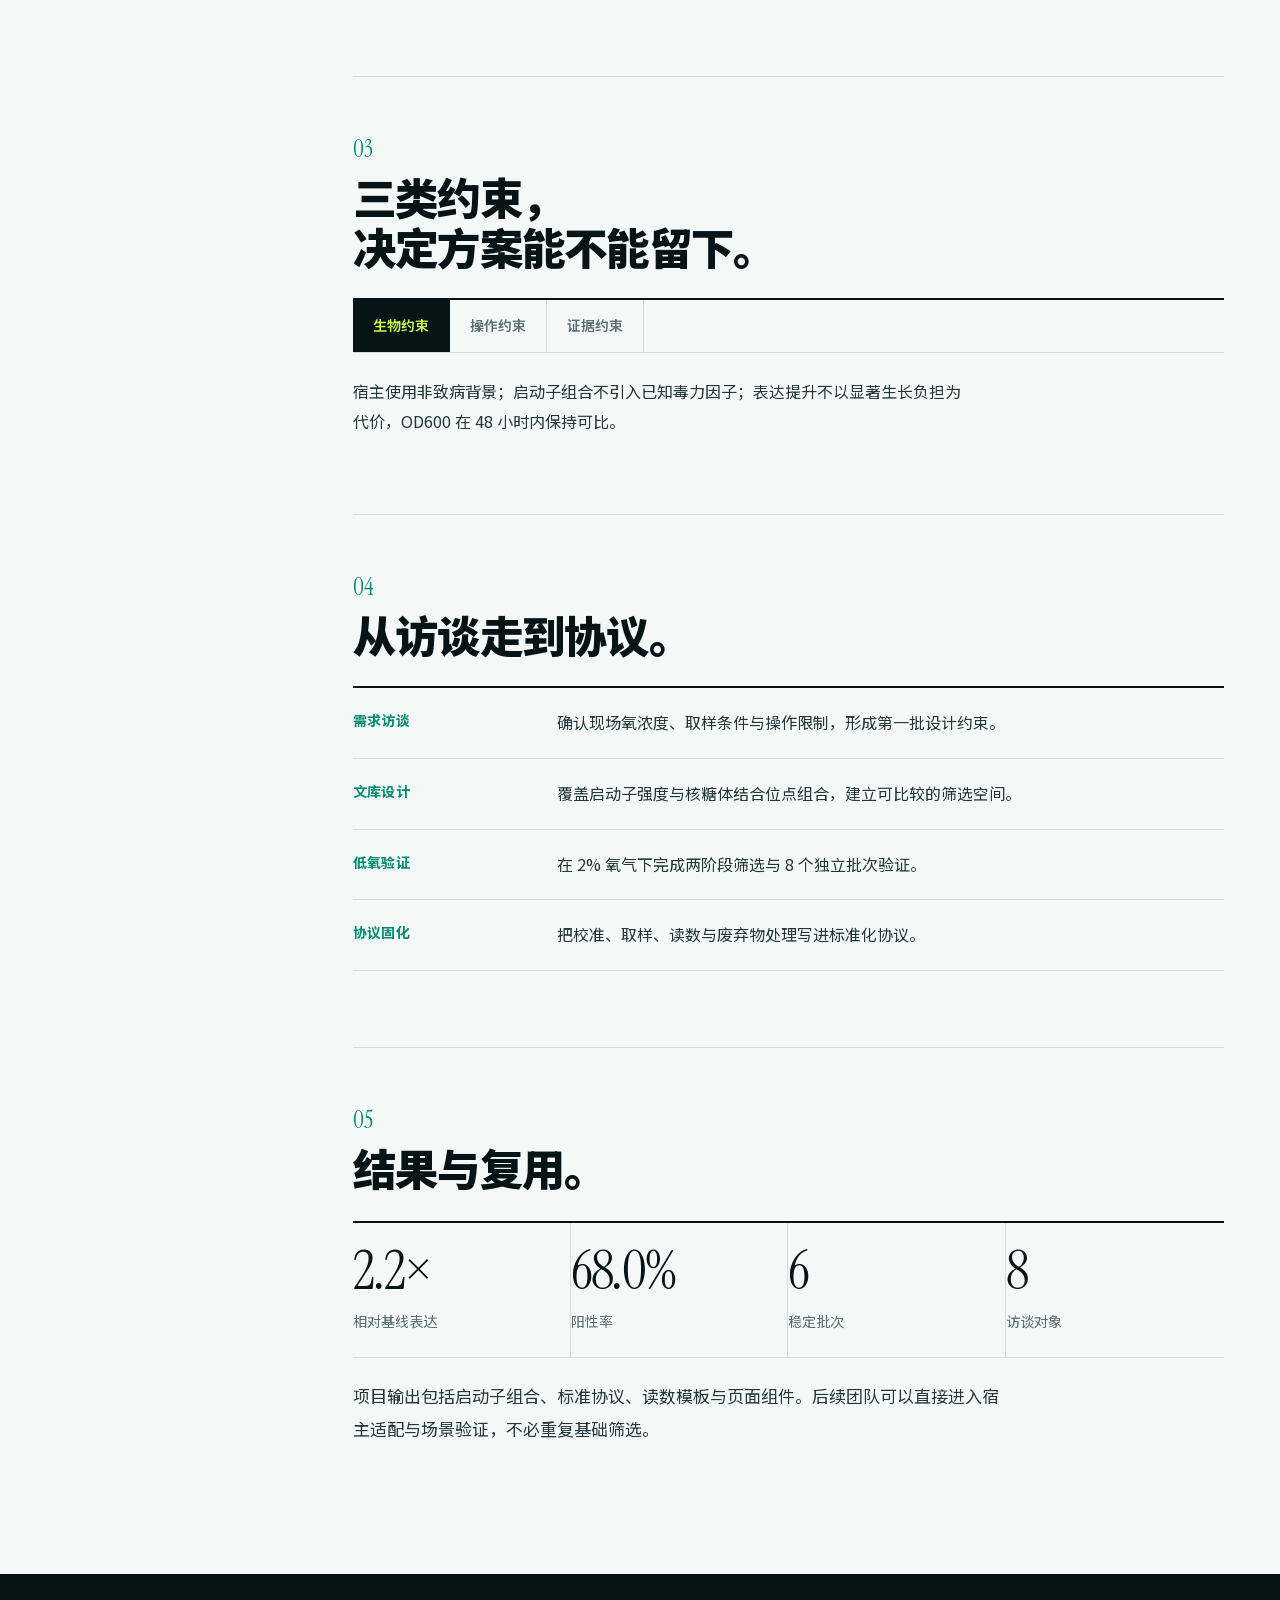
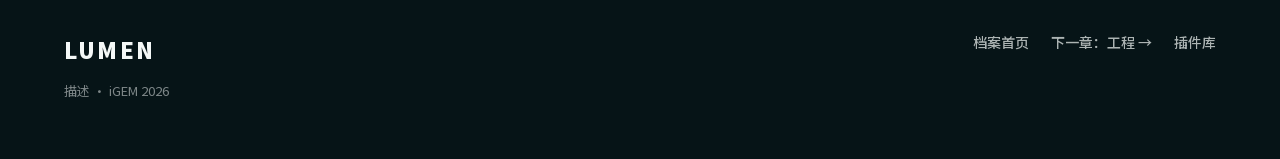
<file: wiki/pages/description.html>
<!doctype html>
<html lang="zh-CN">
<head>
  <meta charset="utf-8">
  <meta name="viewport" content="width=device-width, initial-scale=1">
  <title>描述 · LUMEN 低氧表达项目</title>
  <meta name="description" content="低氧表达项目的问题、设计目标、约束与研究路径。">
  <link rel="stylesheet" href="../assets/css/dossier.css?v=8">
</head>
<body>
  <div class="progress" data-progress></div>
  <nav class="nav-shell">
    <a class="brand" href="../index.html" aria-label="LUMEN 首页">
      <span class="brand-mark">L</span>
      <span><strong>LUMEN</strong><small>低氧表达项目</small></span>
    </a>
    <button class="nav-toggle" data-nav-toggle aria-label="打开菜单"><span></span><span></span></button>
    <div class="nav-links" data-nav-menu>
      <a href="description.html" class="active">描述</a>
      <a href="engineering.html">工程</a>
      <a href="results.html">结果</a>
      <a href="model.html">模型</a>
      <a href="safety.html">安全</a>
      <a href="human-practices.html">实践</a>
      <a href="attributions.html">归属</a>
      <a href="contribution.html">贡献</a>
    </div>
    <a class="nav-back" href="../../index.html">插件库</a>
  </nav>

  <header class="page-hero">
    <span class="page-no">01</span>
    <h1>低氧条件下的<br>稳定表达。</h1>
    <p class="hero-copy">肠道、土壤与水体长期处于低氧。项目以 2% 氧气为主验证条件，围绕启动子组合、宿主背景与批次稳定性，建立一套可以复用的表达方案。</p>
  </header>

  <main class="page-layout">
    <aside class="toc">
      <a href="#problem">问题</a>
      <a href="#design">设计</a>
      <a href="#constraints">约束</a>
      <a href="#path">路径</a>
      <a href="#impact">影响</a>
    </aside>
    <article>
      <section id="problem" class="content-section">
        <span class="sec-no">01</span>
        <h2>表达掉下去的地方，<br>才是主场景。</h2>
        <p>低氧是肠道、土壤与水体的常态。多数工程菌在常氧条件下验证，进入现场后启动子活性、蛋白折叠与代谢负担同时变化，实验室里的高表达很难重现。</p>
        <p>我们访谈了 12 位一线使用者，问题集中在三件事：现场氧浓度更低、取样条件不稳定、操作时间有限。项目因此把“2% 氧气下仍然稳定”写成第一设计约束。</p>
        <div class="pullquote">只在常氧成立的曲线，不能支撑现场决策。</div>
      </section>

      <section id="design" class="content-section">
        <span class="sec-no">02</span>
        <h2>三个模块，<br>一套构建逻辑。</h2>
        <div class="grid">
          <article class="card" data-reveal>
            <span class="badge">模块 01</span>
            <h3>启动子文库</h3>
            <p>240 个启动子与核糖体结合位点组合，覆盖不同强度区间，建立可比较的筛选空间。</p>
          </article>
          <article class="card" data-reveal>
            <span class="badge">模块 02</span>
            <h3>标准组装</h3>
            <p>统一构建流程与对照设置，减少批次间的操作差异，保留完整构建记录。</p>
          </article>
          <article class="card" data-reveal>
            <span class="badge">模块 03</span>
            <h3>批次验证</h3>
            <p>每批 8 个重复，低氧与常氧双条件读数，记录荧光强度与 OD600。</p>
          </article>
        </div>
        <p>平台以低氧响应启动子为核心变量，用空载、常氧与无启动子三组对照排除位置效应和宿主背景差异。</p>
      </section>

      <section id="constraints" class="content-section">
        <span class="sec-no">03</span>
        <h2>三类约束，<br>决定方案能不能留下。</h2>
        <div class="tabs" data-tabs>
          <div class="tab-list">
            <button class="tab active" data-tab="bio">生物约束</button>
            <button class="tab" data-tab="ops">操作约束</button>
            <button class="tab" data-tab="evidence">证据约束</button>
          </div>
          <div class="tab-panel active" data-panel="bio"><p>宿主使用非致病背景；启动子组合不引入已知毒力因子；表达提升不以显著生长负担为代价，OD600 在 48 小时内保持可比。</p></div>
          <div class="tab-panel" data-panel="ops"><p>现场读数不超过三步；取样、校准与废弃物处理能在普通实验台上完成；记录同时保留纸质与电子版本。</p></div>
          <div class="tab-panel" data-panel="evidence"><p>每个结论至少对应一个独立批次；每批至少 8 个重复；保留空载、常氧与无启动子对照；模型输出与实验读数一起呈现。</p></div>
        </div>
      </section>

      <section id="path" class="content-section">
        <span class="sec-no">04</span>
        <h2>从访谈走到协议。</h2>
        <div class="timeline">
          <div class="timeline-item"><strong>需求访谈</strong><p>确认现场氧浓度、取样条件与操作限制，形成第一批设计约束。</p></div>
          <div class="timeline-item"><strong>文库设计</strong><p>覆盖启动子强度与核糖体结合位点组合，建立可比较的筛选空间。</p></div>
          <div class="timeline-item"><strong>低氧验证</strong><p>在 2% 氧气下完成两阶段筛选与 8 个独立批次验证。</p></div>
          <div class="timeline-item"><strong>协议固化</strong><p>把校准、取样、读数与废弃物处理写进标准化协议。</p></div>
        </div>
      </section>

      <section id="impact" class="content-section">
        <span class="sec-no">05</span>
        <h2>结果与复用。</h2>
        <div class="metric-row">
          <div class="metric"><strong data-count="3.2" data-decimals="1" data-suffix="×">0×</strong><p>相对基线表达</p></div>
          <div class="metric"><strong data-count="98.6" data-decimals="1" data-suffix="%">0%</strong><p>阳性率</p></div>
          <div class="metric"><strong data-count="8">0</strong><p>稳定批次</p></div>
          <div class="metric"><strong data-count="12">0</strong><p>访谈对象</p></div>
        </div>
        <p>项目输出包括启动子组合、标准协议、读数模板与页面组件。后续团队可以直接进入宿主适配与场景验证，不必重复基础筛选。</p>
      </section>
    </article>
  </main>

  <footer class="site-footer">
    <div class="footer-brand">
      <strong>LUMEN</strong>
      <p>描述 · iGEM 2026</p>
    </div>
    <div class="footer-links">
      <a href="../index.html">档案首页</a>
      <a href="engineering.html">下一章：工程 →</a>
      <a href="../../index.html">插件库</a>
    </div>
  </footer>
  <script src="../assets/js/main.js?v=5"></script>
</body>
</html>
</file>
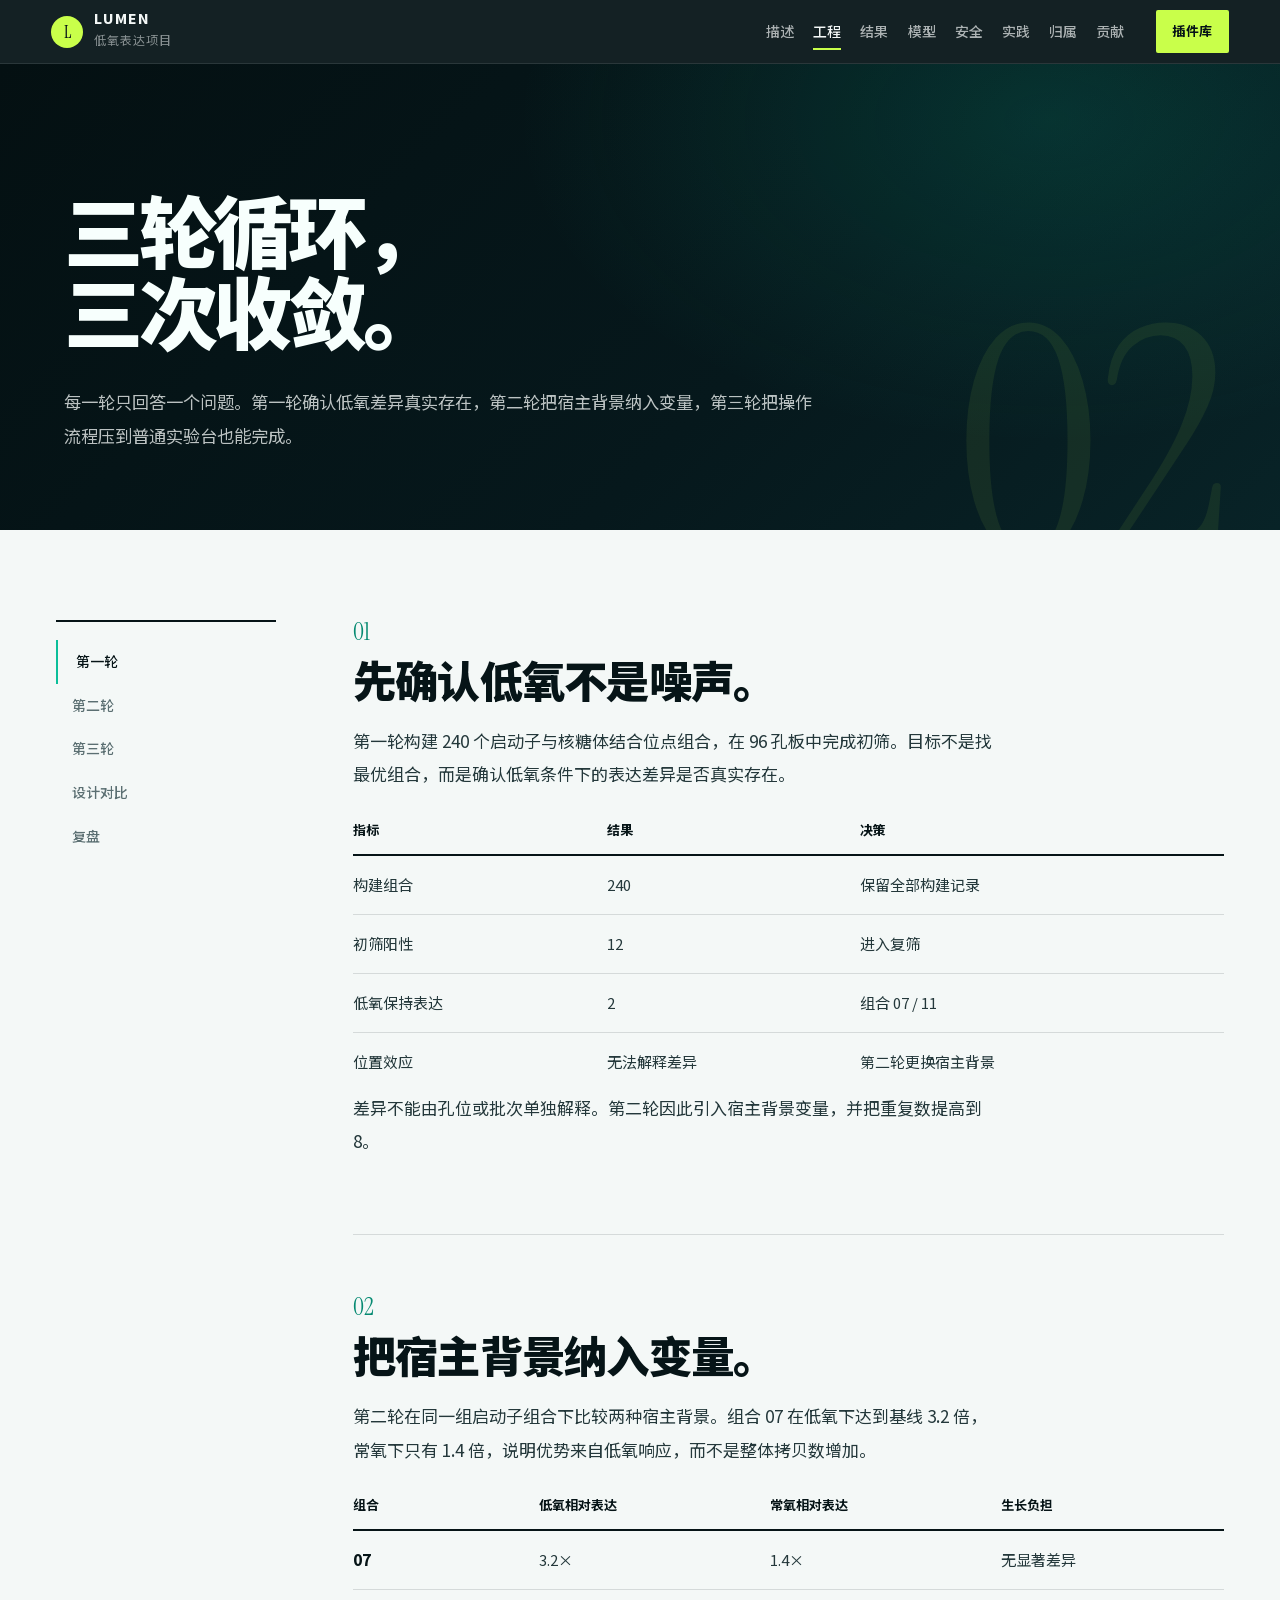
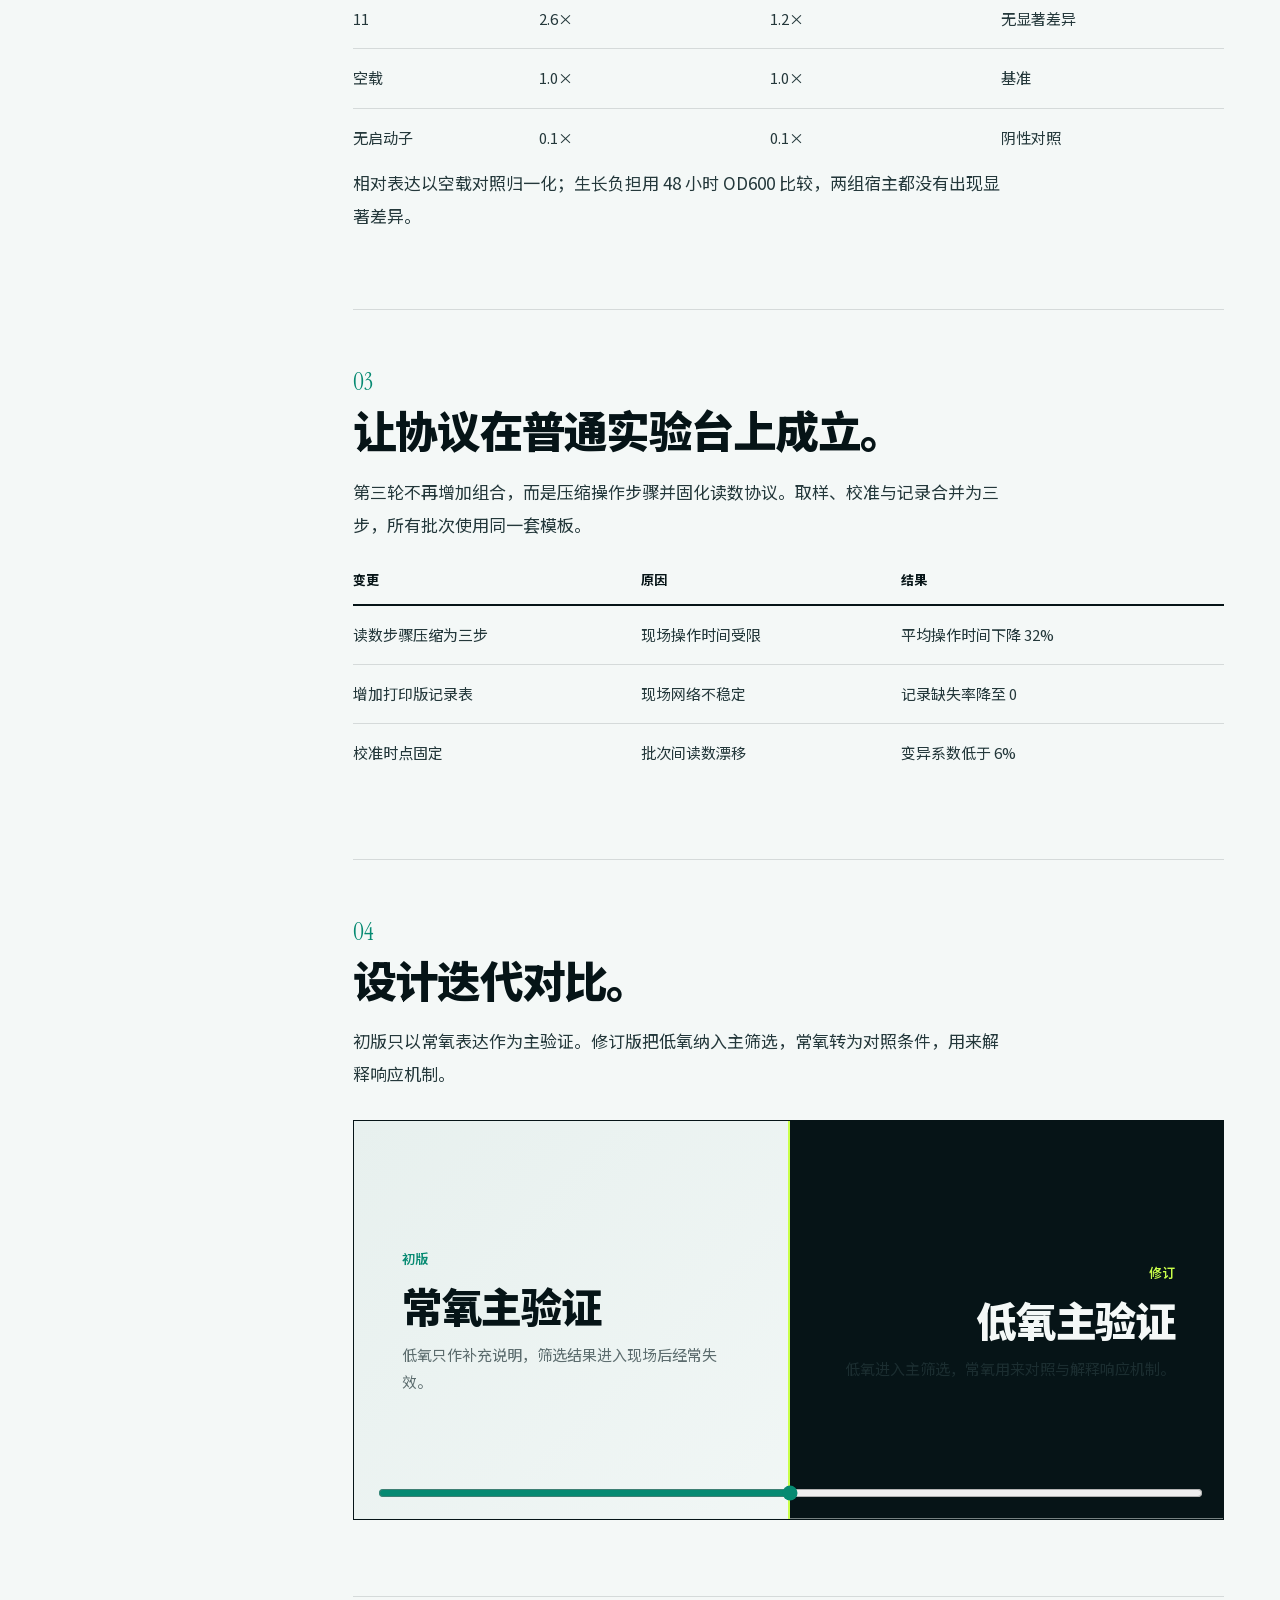
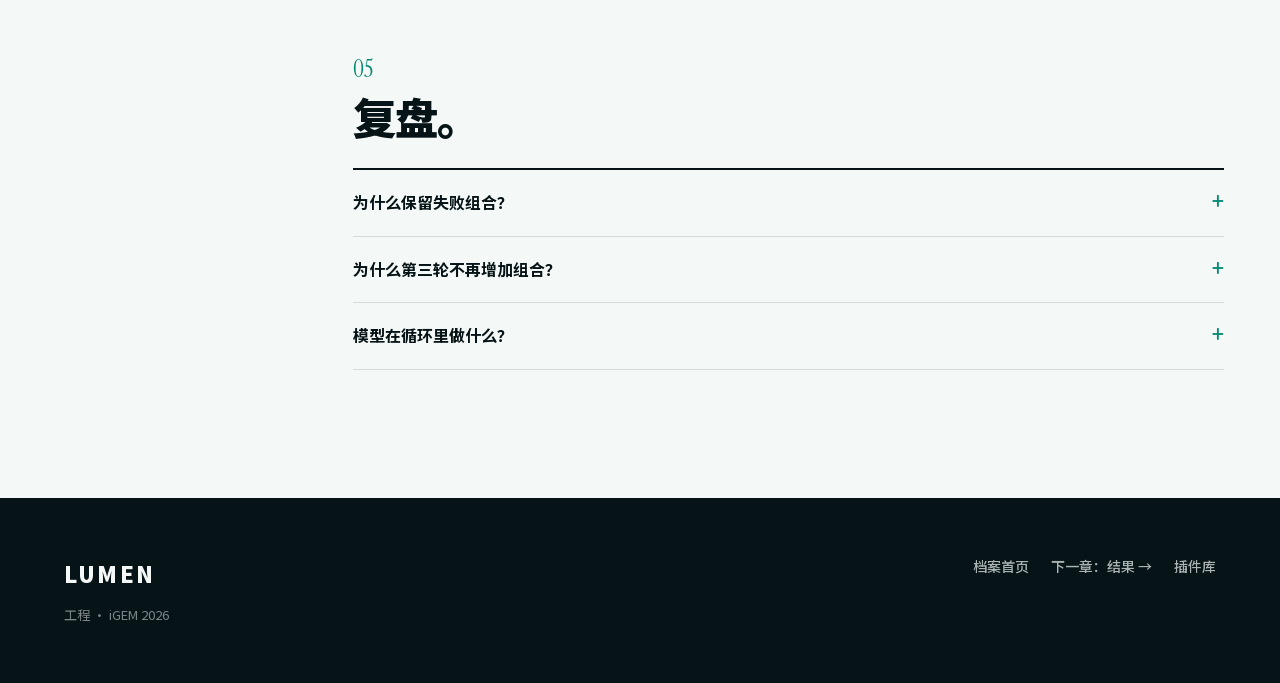
<file: wiki/pages/engineering.html>
<!doctype html>
<html lang="zh-CN">
<head>
  <meta charset="utf-8">
  <meta name="viewport" content="width=device-width, initial-scale=1">
  <title>工程 · LUMEN 低氧表达项目</title>
  <meta name="description" content="三轮工程循环：设计、构建、测试与学习，以及关键设计迭代对比。">
  <link rel="stylesheet" href="../assets/css/dossier.css?v=8">
</head>
<body>
  <div class="progress" data-progress></div>
  <nav class="nav-shell">
    <a class="brand" href="../index.html" aria-label="LUMEN 首页">
      <span class="brand-mark">L</span>
      <span><strong>LUMEN</strong><small>低氧表达项目</small></span>
    </a>
    <button class="nav-toggle" data-nav-toggle aria-label="打开菜单"><span></span><span></span></button>
    <div class="nav-links" data-nav-menu>
      <a href="description.html">描述</a>
      <a href="engineering.html" class="active">工程</a>
      <a href="results.html">结果</a>
      <a href="model.html">模型</a>
      <a href="safety.html">安全</a>
      <a href="human-practices.html">实践</a>
      <a href="attributions.html">归属</a>
      <a href="contribution.html">贡献</a>
    </div>
    <a class="nav-back" href="../../index.html">插件库</a>
  </nav>

  <header class="page-hero">
    <span class="page-no">02</span>
    <h1>三轮循环，<br>三次收敛。</h1>
    <p class="hero-copy">每一轮只回答一个问题。第一轮确认低氧差异真实存在，第二轮把宿主背景纳入变量，第三轮把操作流程压到普通实验台也能完成。</p>
  </header>

  <main class="page-layout">
    <aside class="toc">
      <a href="#cycle1">第一轮</a>
      <a href="#cycle2">第二轮</a>
      <a href="#cycle3">第三轮</a>
      <a href="#compare">设计对比</a>
      <a href="#lessons">复盘</a>
    </aside>
    <article>
      <section id="cycle1" class="content-section">
        <span class="sec-no">01</span>
        <h2>先确认低氧不是噪声。</h2>
        <p>第一轮构建 240 个启动子与核糖体结合位点组合，在 96 孔板中完成初筛。目标不是找最优组合，而是确认低氧条件下的表达差异是否真实存在。</p>
        <table class="data-table">
          <thead><tr><th>指标</th><th>结果</th><th>决策</th></tr></thead>
          <tbody>
            <tr><td>构建组合</td><td>240</td><td>保留全部构建记录</td></tr>
            <tr><td>初筛阳性</td><td>12</td><td>进入复筛</td></tr>
            <tr><td>低氧保持表达</td><td>2</td><td>组合 07 / 11</td></tr>
            <tr><td>位置效应</td><td>无法解释差异</td><td>第二轮更换宿主背景</td></tr>
          </tbody>
        </table>
        <p>差异不能由孔位或批次单独解释。第二轮因此引入宿主背景变量，并把重复数提高到 8。</p>
      </section>

      <section id="cycle2" class="content-section">
        <span class="sec-no">02</span>
        <h2>把宿主背景纳入变量。</h2>
        <p>第二轮在同一组启动子组合下比较两种宿主背景。组合 07 在低氧下达到基线 3.2 倍，常氧下只有 1.4 倍，说明优势来自低氧响应，而不是整体拷贝数增加。</p>
        <table class="data-table">
          <thead><tr><th>组合</th><th>低氧相对表达</th><th>常氧相对表达</th><th>生长负担</th></tr></thead>
          <tbody>
            <tr><td><b>07</b></td><td>3.2×</td><td>1.4×</td><td>无显著差异</td></tr>
            <tr><td>11</td><td>2.6×</td><td>1.2×</td><td>无显著差异</td></tr>
            <tr><td>空载</td><td>1.0×</td><td>1.0×</td><td>基准</td></tr>
            <tr><td>无启动子</td><td>0.1×</td><td>0.1×</td><td>阴性对照</td></tr>
          </tbody>
        </table>
        <p>相对表达以空载对照归一化；生长负担用 48 小时 OD600 比较，两组宿主都没有出现显著差异。</p>
      </section>

      <section id="cycle3" class="content-section">
        <span class="sec-no">03</span>
        <h2>让协议在普通实验台上成立。</h2>
        <p>第三轮不再增加组合，而是压缩操作步骤并固化读数协议。取样、校准与记录合并为三步，所有批次使用同一套模板。</p>
        <table class="data-table">
          <thead><tr><th>变更</th><th>原因</th><th>结果</th></tr></thead>
          <tbody>
            <tr><td>读数步骤压缩为三步</td><td>现场操作时间受限</td><td>平均操作时间下降 32%</td></tr>
            <tr><td>增加打印版记录表</td><td>现场网络不稳定</td><td>记录缺失率降至 0</td></tr>
            <tr><td>校准时点固定</td><td>批次间读数漂移</td><td>变异系数低于 6%</td></tr>
          </tbody>
        </table>
      </section>

      <section id="compare" class="content-section">
        <span class="sec-no">04</span>
        <h2>设计迭代对比。</h2>
        <p>初版只以常氧表达作为主验证。修订版把低氧纳入主筛选，常氧转为对照条件，用来解释响应机制。</p>
        <div class="compare" data-compare>
          <div class="compare-layer is-before"><div><span class="badge">初版</span><h2>常氧主验证</h2><p>低氧只作补充说明，筛选结果进入现场后经常失效。</p></div></div>
          <div class="compare-layer compare-after"><div><span class="badge">修订</span><h2>低氧主验证</h2><p>低氧进入主筛选，常氧用来对照与解释响应机制。</p></div></div>
          <input type="range" min="10" max="90" value="50" aria-label="对比位置">
        </div>
      </section>

      <section id="lessons" class="content-section">
        <span class="sec-no">05</span>
        <h2>复盘。</h2>
        <div class="accordion" data-accordion>
          <div class="accordion-item"><button type="button">为什么保留失败组合？</button><div>失败组合解释了下一轮为什么调整宿主背景与文库覆盖范围。只保留成功组合，工程循环就失去了因果线索。</div></div>
          <div class="accordion-item"><button type="button">为什么第三轮不再增加组合？</button><div>第二轮已经确认组合 07 的条件依赖性。继续加组合的收益低于把协议做稳，所以第三轮转向操作可靠性。</div></div>
          <div class="accordion-item"><button type="button">模型在循环里做什么？</button><div>模型负责排序与重复分配，实验负责确认。偏差会被写成下一轮假设，进入新的构建顺序。</div></div>
        </div>
      </section>
    </article>
  </main>

  <footer class="site-footer">
    <div class="footer-brand">
      <strong>LUMEN</strong>
      <p>工程 · iGEM 2026</p>
    </div>
    <div class="footer-links">
      <a href="../index.html">档案首页</a>
      <a href="results.html">下一章：结果 →</a>
      <a href="../../index.html">插件库</a>
    </div>
  </footer>
  <script src="../assets/js/main.js?v=5"></script>
</body>
</html>
</file>
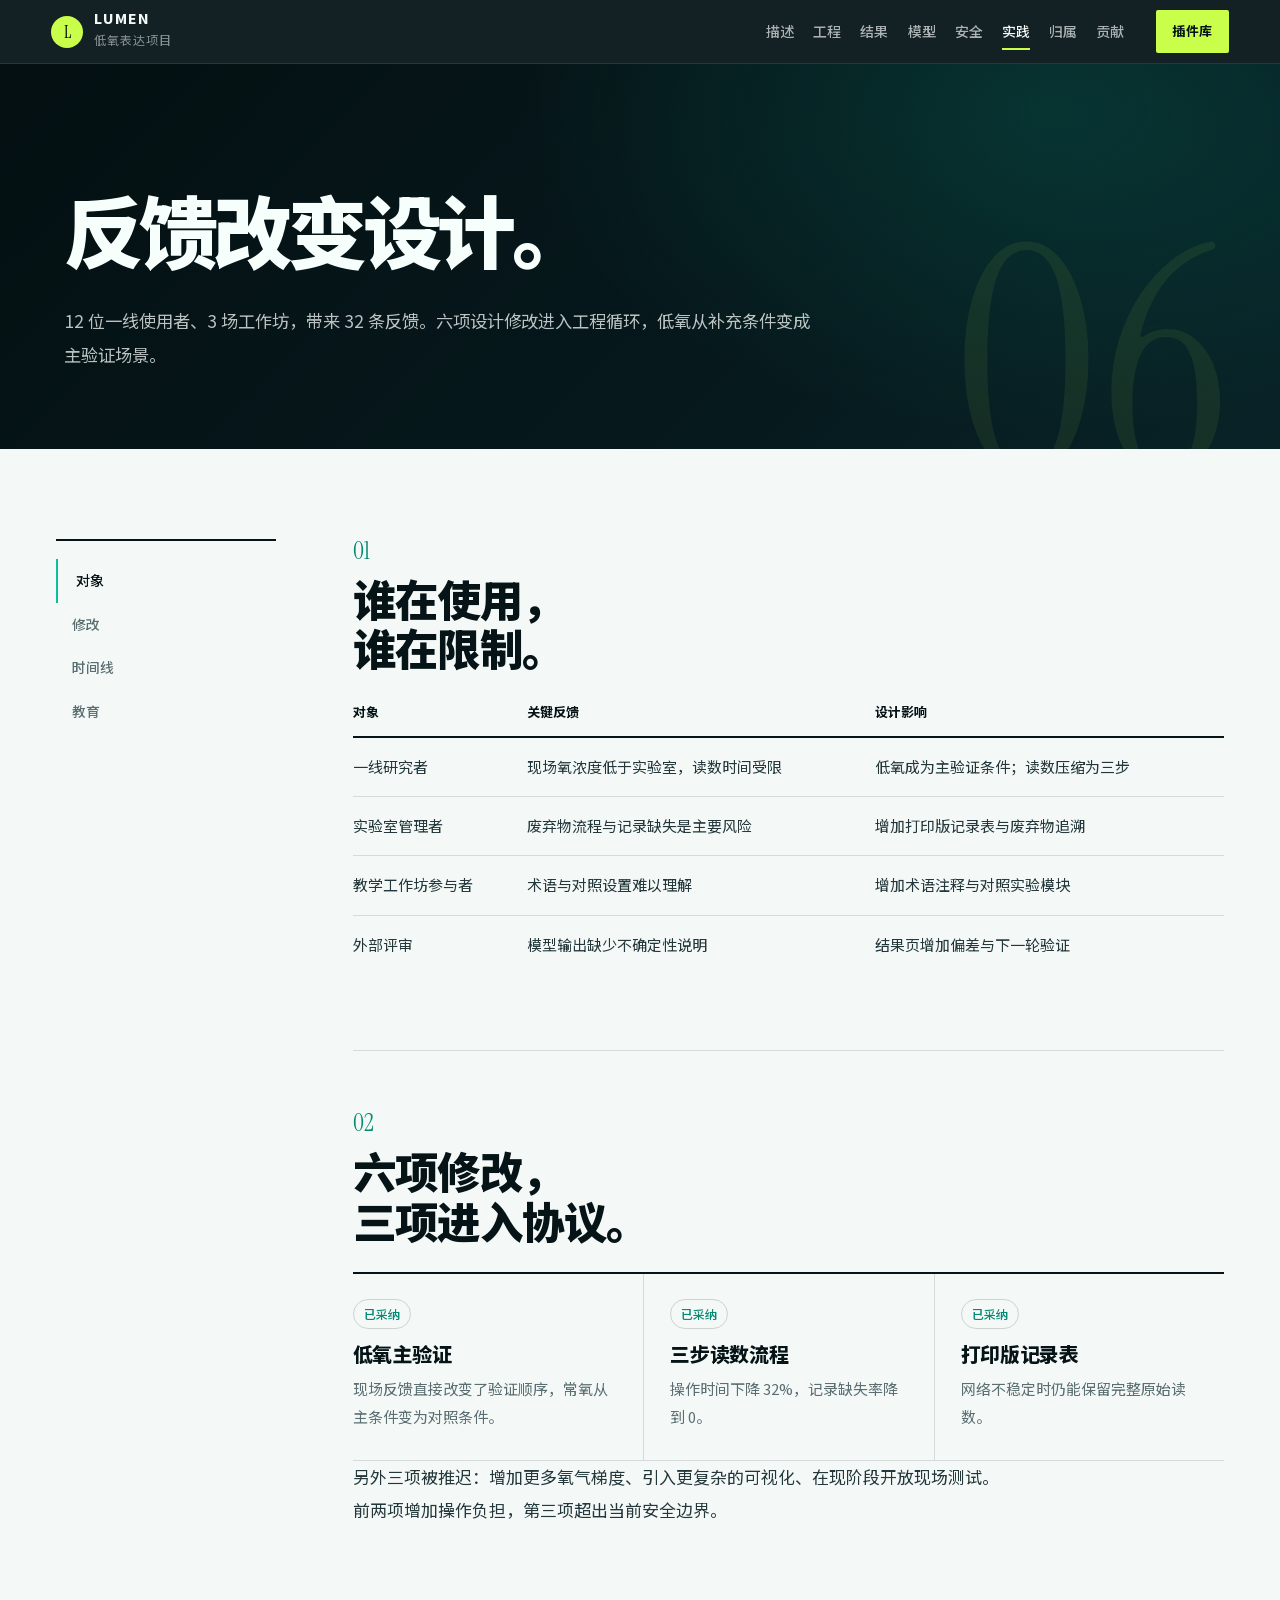
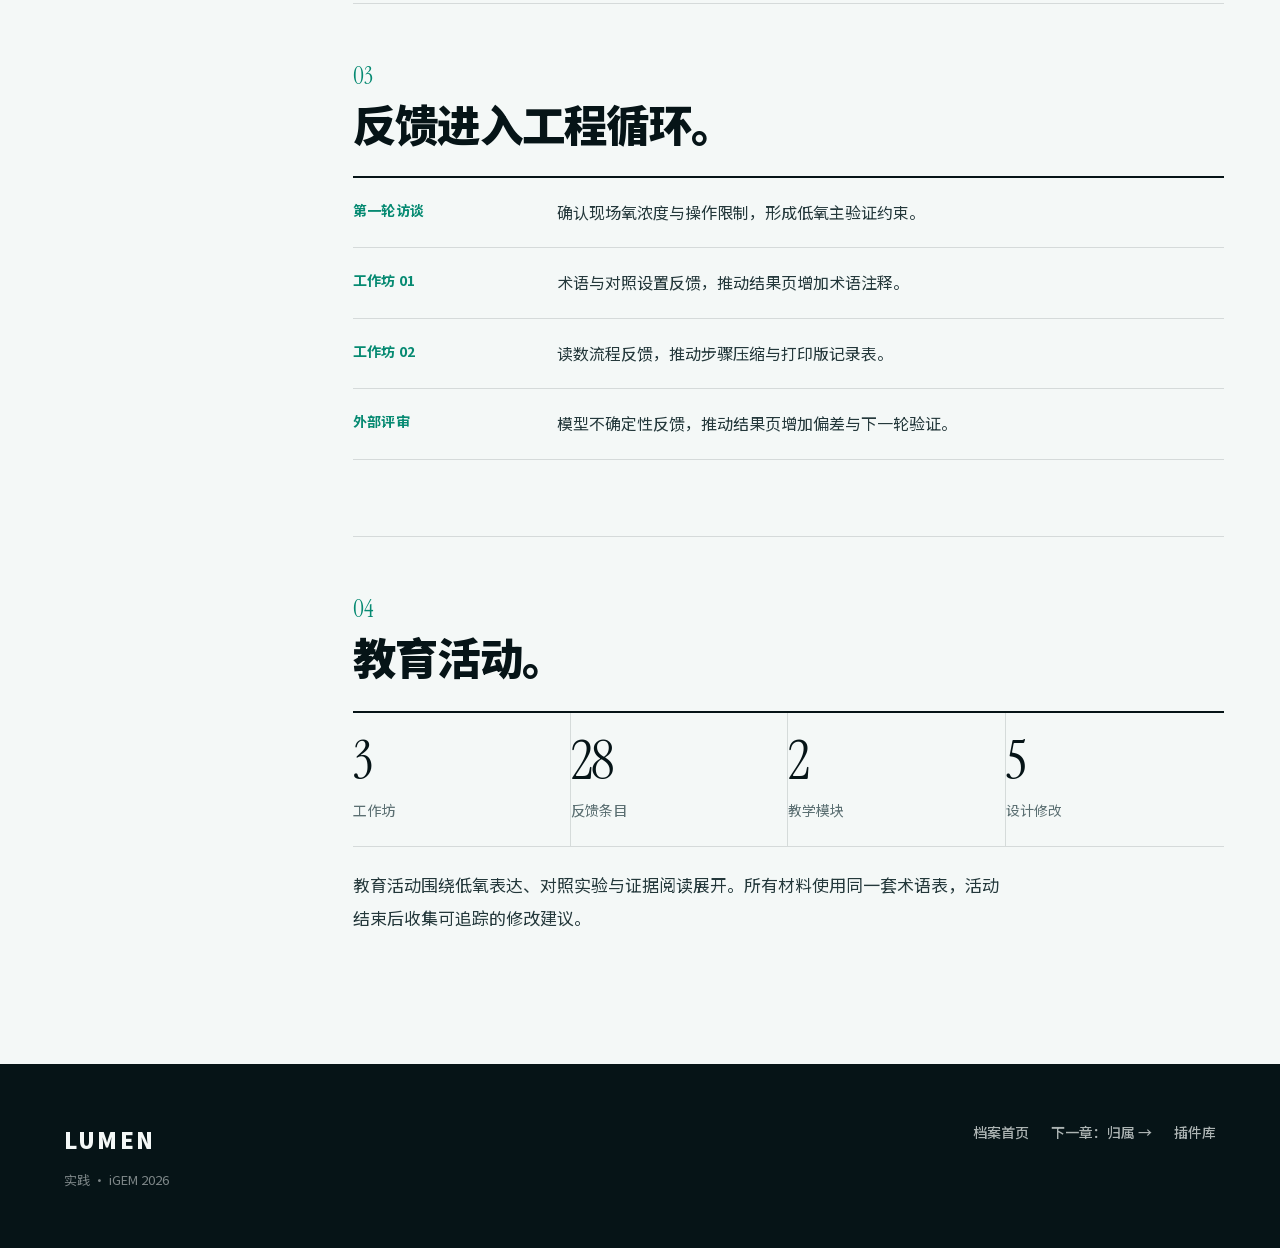
<file: wiki/pages/human-practices.html>
<!doctype html>
<html lang="zh-CN">
<head>
  <meta charset="utf-8">
  <meta name="viewport" content="width=device-width, initial-scale=1">
  <title>实践 · LUMEN 低氧表达项目</title>
  <meta name="description" content="利益相关者反馈、设计修改、时间线与教育活动。">
  <link rel="stylesheet" href="../assets/css/dossier.css?v=8">
</head>
<body>
  <div class="progress" data-progress></div>
  <nav class="nav-shell">
    <a class="brand" href="../index.html" aria-label="LUMEN 首页">
      <span class="brand-mark">L</span>
      <span><strong>LUMEN</strong><small>低氧表达项目</small></span>
    </a>
    <button class="nav-toggle" data-nav-toggle aria-label="打开菜单"><span></span><span></span></button>
    <div class="nav-links" data-nav-menu>
      <a href="description.html">描述</a>
      <a href="engineering.html">工程</a>
      <a href="results.html">结果</a>
      <a href="model.html">模型</a>
      <a href="safety.html">安全</a>
      <a href="human-practices.html" class="active">实践</a>
      <a href="attributions.html">归属</a>
      <a href="contribution.html">贡献</a>
    </div>
    <a class="nav-back" href="../../index.html">插件库</a>
  </nav>

  <header class="page-hero">
    <span class="page-no">06</span>
    <h1>反馈改变设计。</h1>
    <p class="hero-copy">12 位一线使用者、3 场工作坊，带来 32 条反馈。六项设计修改进入工程循环，低氧从补充条件变成主验证场景。</p>
  </header>

  <main class="page-layout">
    <aside class="toc">
      <a href="#stakeholders">对象</a>
      <a href="#changes">修改</a>
      <a href="#timeline">时间线</a>
      <a href="#education">教育</a>
    </aside>
    <article>
      <section id="stakeholders" class="content-section">
        <span class="sec-no">01</span>
        <h2>谁在使用，<br>谁在限制。</h2>
        <table class="data-table">
          <thead><tr><th>对象</th><th>关键反馈</th><th>设计影响</th></tr></thead>
          <tbody>
            <tr><td>一线研究者</td><td>现场氧浓度低于实验室，读数时间受限</td><td>低氧成为主验证条件；读数压缩为三步</td></tr>
            <tr><td>实验室管理者</td><td>废弃物流程与记录缺失是主要风险</td><td>增加打印版记录表与废弃物追溯</td></tr>
            <tr><td>教学工作坊参与者</td><td>术语与对照设置难以理解</td><td>增加术语注释与对照实验模块</td></tr>
            <tr><td>外部评审</td><td>模型输出缺少不确定性说明</td><td>结果页增加偏差与下一轮验证</td></tr>
          </tbody>
        </table>
      </section>

      <section id="changes" class="content-section">
        <span class="sec-no">02</span>
        <h2>六项修改，<br>三项进入协议。</h2>
        <div class="grid">
          <article class="card" data-reveal>
            <span class="badge">已采纳</span>
            <h3>低氧主验证</h3>
            <p>现场反馈直接改变了验证顺序，常氧从主条件变为对照条件。</p>
          </article>
          <article class="card" data-reveal>
            <span class="badge">已采纳</span>
            <h3>三步读数流程</h3>
            <p>操作时间下降 32%，记录缺失率降到 0。</p>
          </article>
          <article class="card" data-reveal>
            <span class="badge">已采纳</span>
            <h3>打印版记录表</h3>
            <p>网络不稳定时仍能保留完整原始读数。</p>
          </article>
        </div>
        <p>另外三项被推迟：增加更多氧气梯度、引入更复杂的可视化、在现阶段开放现场测试。前两项增加操作负担，第三项超出当前安全边界。</p>
      </section>

      <section id="timeline" class="content-section">
        <span class="sec-no">03</span>
        <h2>反馈进入工程循环。</h2>
        <div class="timeline">
          <div class="timeline-item"><strong>第一轮访谈</strong><p>确认现场氧浓度与操作限制，形成低氧主验证约束。</p></div>
          <div class="timeline-item"><strong>工作坊 01</strong><p>术语与对照设置反馈，推动结果页增加术语注释。</p></div>
          <div class="timeline-item"><strong>工作坊 02</strong><p>读数流程反馈，推动步骤压缩与打印版记录表。</p></div>
          <div class="timeline-item"><strong>外部评审</strong><p>模型不确定性反馈，推动结果页增加偏差与下一轮验证。</p></div>
        </div>
      </section>

      <section id="education" class="content-section">
        <span class="sec-no">04</span>
        <h2>教育活动。</h2>
        <div class="metric-row">
          <div class="metric"><strong data-count="3">0</strong><p>工作坊</p></div>
          <div class="metric"><strong data-count="32">0</strong><p>反馈条目</p></div>
          <div class="metric"><strong data-count="2">0</strong><p>教学模块</p></div>
          <div class="metric"><strong data-count="6">0</strong><p>设计修改</p></div>
        </div>
        <p>教育活动围绕低氧表达、对照实验与证据阅读展开。所有材料使用同一套术语表，活动结束后收集可追踪的修改建议。</p>
      </section>
    </article>
  </main>

  <footer class="site-footer">
    <div class="footer-brand">
      <strong>LUMEN</strong>
      <p>实践 · iGEM 2026</p>
    </div>
    <div class="footer-links">
      <a href="../index.html">档案首页</a>
      <a href="attributions.html">下一章：归属 →</a>
      <a href="../../index.html">插件库</a>
    </div>
  </footer>
  <script src="../assets/js/main.js?v=5"></script>
</body>
</html>
</file>
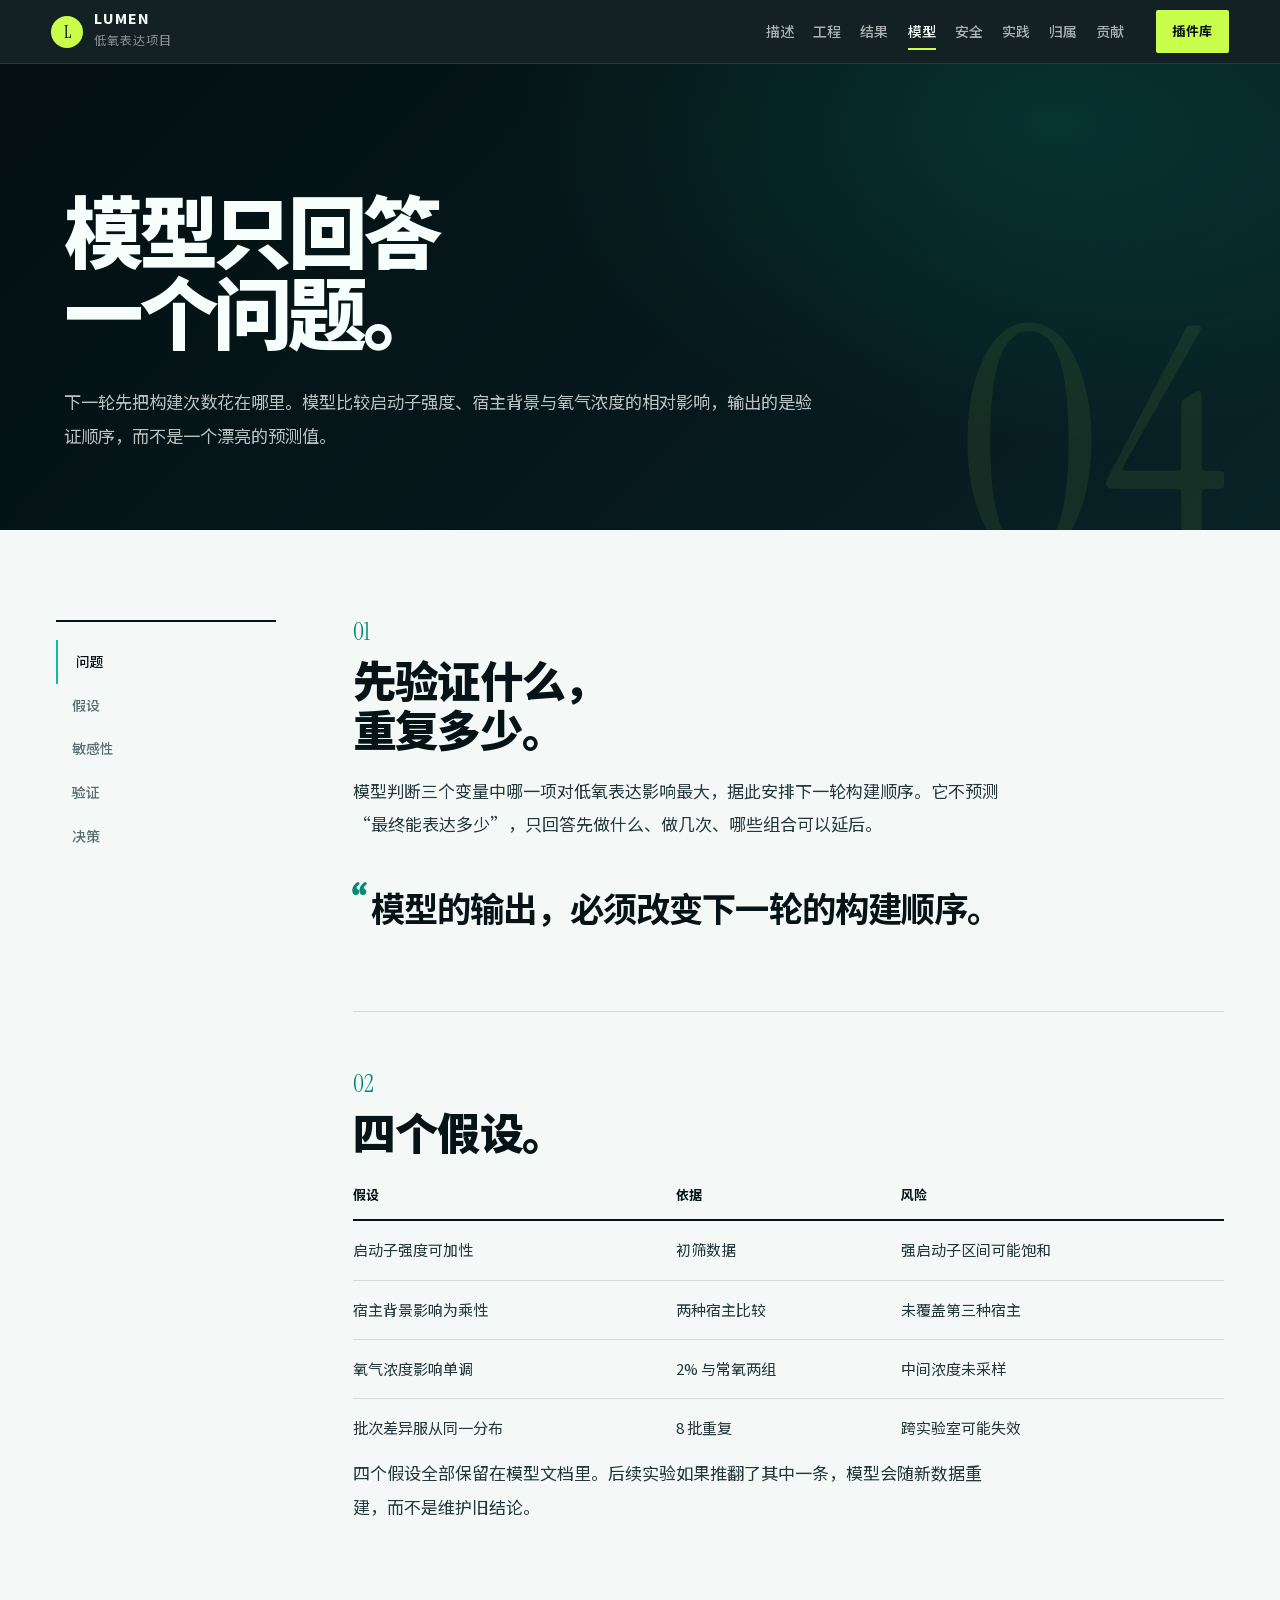
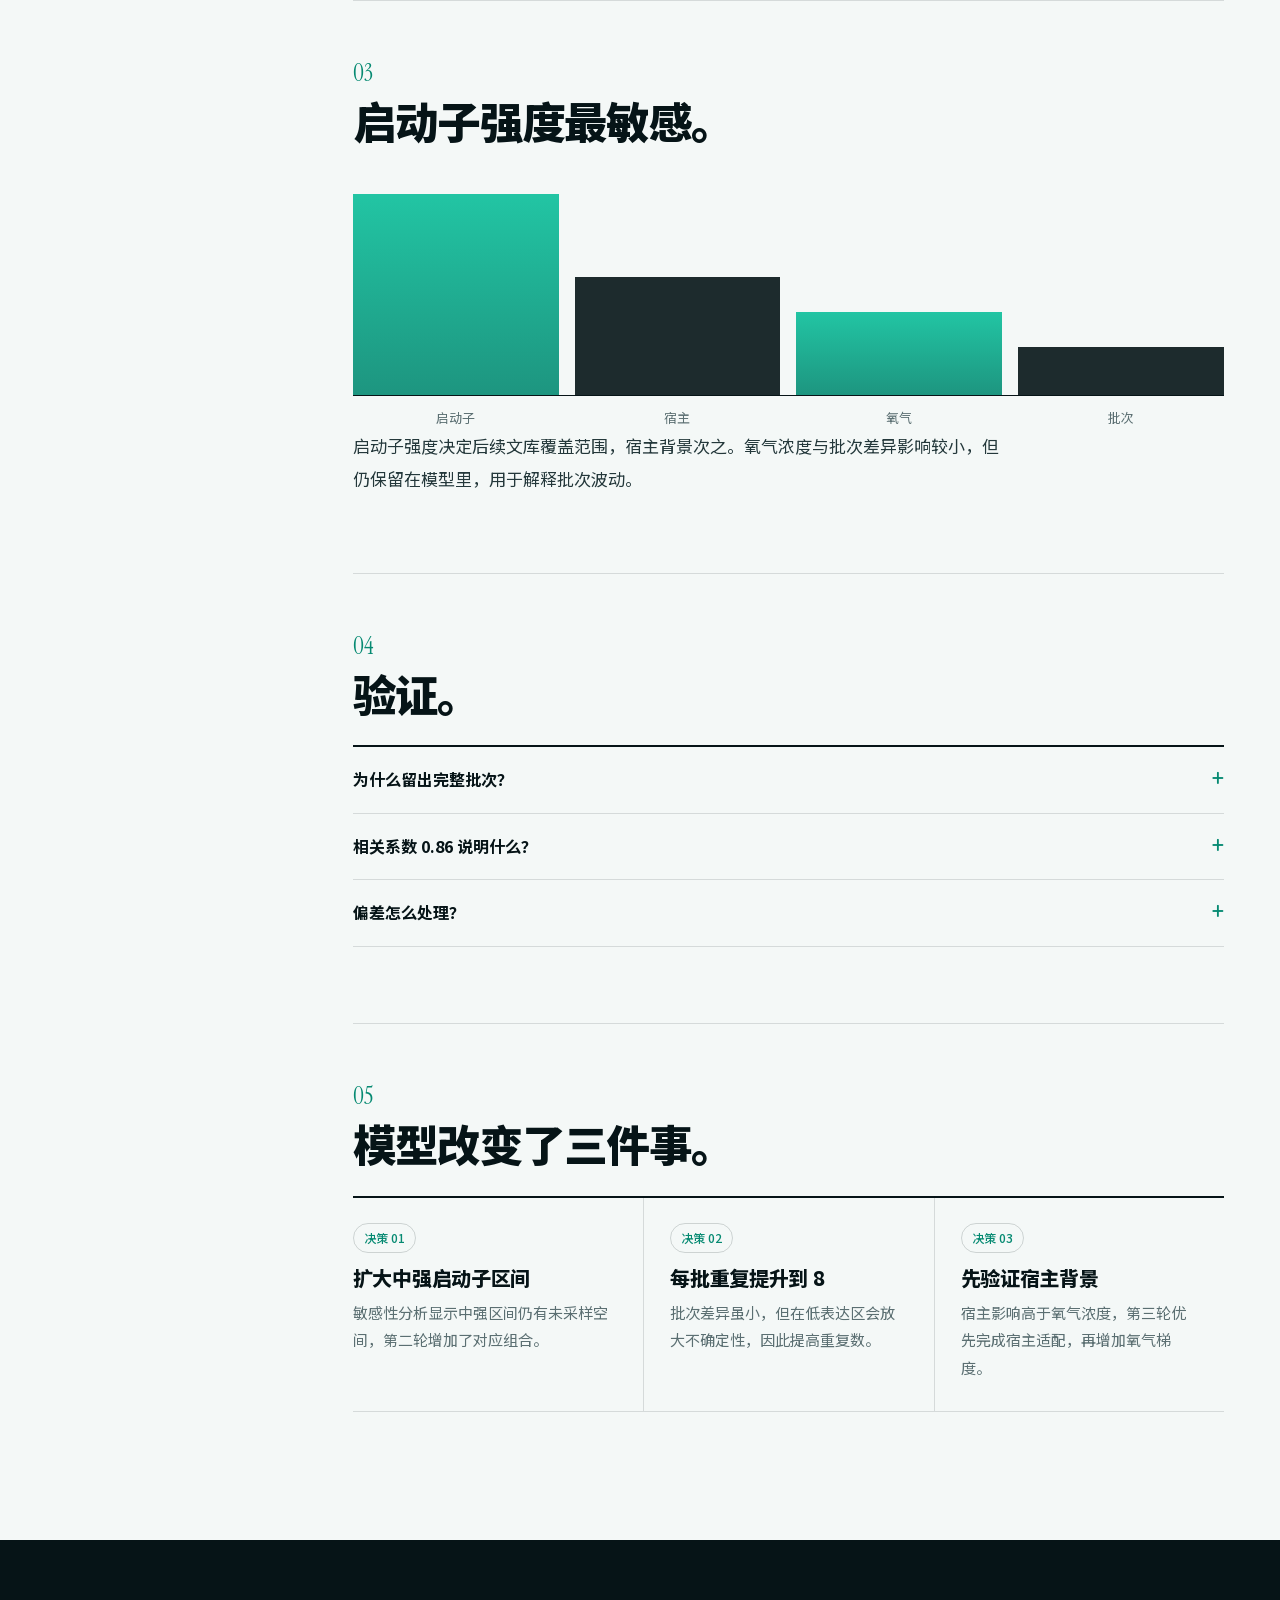
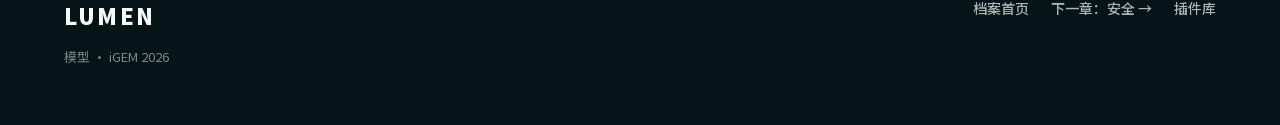
<file: wiki/pages/model.html>
<!doctype html>
<html lang="zh-CN">
<head>
  <meta charset="utf-8">
  <meta name="viewport" content="width=device-width, initial-scale=1">
  <title>模型 · LUMEN 低氧表达项目</title>
  <meta name="description" content="模型的假设、敏感性、验证与对实验设计的影响。">
  <link rel="stylesheet" href="../assets/css/dossier.css?v=8">
</head>
<body>
  <div class="progress" data-progress></div>
  <nav class="nav-shell">
    <a class="brand" href="../index.html" aria-label="LUMEN 首页">
      <span class="brand-mark">L</span>
      <span><strong>LUMEN</strong><small>低氧表达项目</small></span>
    </a>
    <button class="nav-toggle" data-nav-toggle aria-label="打开菜单"><span></span><span></span></button>
    <div class="nav-links" data-nav-menu>
      <a href="description.html">描述</a>
      <a href="engineering.html">工程</a>
      <a href="results.html">结果</a>
      <a href="model.html" class="active">模型</a>
      <a href="safety.html">安全</a>
      <a href="human-practices.html">实践</a>
      <a href="attributions.html">归属</a>
      <a href="contribution.html">贡献</a>
    </div>
    <a class="nav-back" href="../../index.html">插件库</a>
  </nav>

  <header class="page-hero">
    <span class="page-no">04</span>
    <h1>模型只回答<br>一个问题。</h1>
    <p class="hero-copy">下一轮先把构建次数花在哪里。模型比较启动子强度、宿主背景与氧气浓度的相对影响，输出的是验证顺序，而不是一个漂亮的预测值。</p>
  </header>

  <main class="page-layout">
    <aside class="toc">
      <a href="#question">问题</a>
      <a href="#assumptions">假设</a>
      <a href="#sensitivity">敏感性</a>
      <a href="#validation">验证</a>
      <a href="#decisions">决策</a>
    </aside>
    <article>
      <section id="question" class="content-section">
        <span class="sec-no">01</span>
        <h2>先验证什么，<br>重复多少。</h2>
        <p>模型判断三个变量中哪一项对低氧表达影响最大，据此安排下一轮构建顺序。它不预测“最终能表达多少”，只回答先做什么、做几次、哪些组合可以延后。</p>
        <div class="pullquote">模型的输出，必须改变下一轮的构建顺序。</div>
      </section>

      <section id="assumptions" class="content-section">
        <span class="sec-no">02</span>
        <h2>四个假设。</h2>
        <table class="data-table">
          <thead><tr><th>假设</th><th>依据</th><th>风险</th></tr></thead>
          <tbody>
            <tr><td>启动子强度可加性</td><td>初筛数据</td><td>强启动子区间可能饱和</td></tr>
            <tr><td>宿主背景影响为乘性</td><td>两种宿主比较</td><td>未覆盖第三种宿主</td></tr>
            <tr><td>氧气浓度影响单调</td><td>2% 与常氧两组</td><td>中间浓度未采样</td></tr>
            <tr><td>批次差异服从同一分布</td><td>8 批重复</td><td>跨实验室可能失效</td></tr>
          </tbody>
        </table>
        <p>四个假设全部保留在模型文档里。后续实验如果推翻了其中一条，模型会随新数据重建，而不是维护旧结论。</p>
      </section>

      <section id="sensitivity" class="content-section">
        <span class="sec-no">03</span>
        <h2>启动子强度最敏感。</h2>
        <div class="bar-chart" aria-label="参数敏感性">
          <i style="--h:92%"></i><i style="--h:54%"></i><i style="--h:38%"></i><i style="--h:22%"></i>
        </div>
        <div class="chart-labels"><span>启动子</span><span>宿主</span><span>氧气</span><span>批次</span></div>
        <p>启动子强度决定后续文库覆盖范围，宿主背景次之。氧气浓度与批次差异影响较小，但仍保留在模型里，用于解释批次波动。</p>
      </section>

      <section id="validation" class="content-section">
        <span class="sec-no">04</span>
        <h2>验证。</h2>
        <div class="accordion" data-accordion>
          <div class="accordion-item"><button type="button">为什么留出完整批次？</button><div>随机拆分同一批次会高估模型性能。留出完整批次更接近真实使用场景，也更容易暴露批次间差异。</div></div>
          <div class="accordion-item"><button type="button">相关系数 0.86 说明什么？</button><div>0.86 足够用于排序，最终结论仍由批次读数确认。模型输出与实验读数一起出现，不单独构成结论。</div></div>
          <div class="accordion-item"><button type="button">偏差怎么处理？</button><div>偏差被写成下一轮假设。极强启动子区间的系统性偏差，直接推动了第二轮文库覆盖范围的调整。</div></div>
        </div>
      </section>

      <section id="decisions" class="content-section">
        <span class="sec-no">05</span>
        <h2>模型改变了三件事。</h2>
        <div class="grid">
          <article class="card" data-reveal>
            <span class="badge">决策 01</span>
            <h3>扩大中强启动子区间</h3>
            <p>敏感性分析显示中强区间仍有未采样空间，第二轮增加了对应组合。</p>
          </article>
          <article class="card" data-reveal>
            <span class="badge">决策 02</span>
            <h3>每批重复提升到 8</h3>
            <p>批次差异虽小，但在低表达区会放大不确定性，因此提高重复数。</p>
          </article>
          <article class="card" data-reveal>
            <span class="badge">决策 03</span>
            <h3>先验证宿主背景</h3>
            <p>宿主影响高于氧气浓度，第三轮优先完成宿主适配，再增加氧气梯度。</p>
          </article>
        </div>
      </section>
    </article>
  </main>

  <footer class="site-footer">
    <div class="footer-brand">
      <strong>LUMEN</strong>
      <p>模型 · iGEM 2026</p>
    </div>
    <div class="footer-links">
      <a href="../index.html">档案首页</a>
      <a href="safety.html">下一章：安全 →</a>
      <a href="../../index.html">插件库</a>
    </div>
  </footer>
  <script src="../assets/js/main.js?v=5"></script>
</body>
</html>
</file>
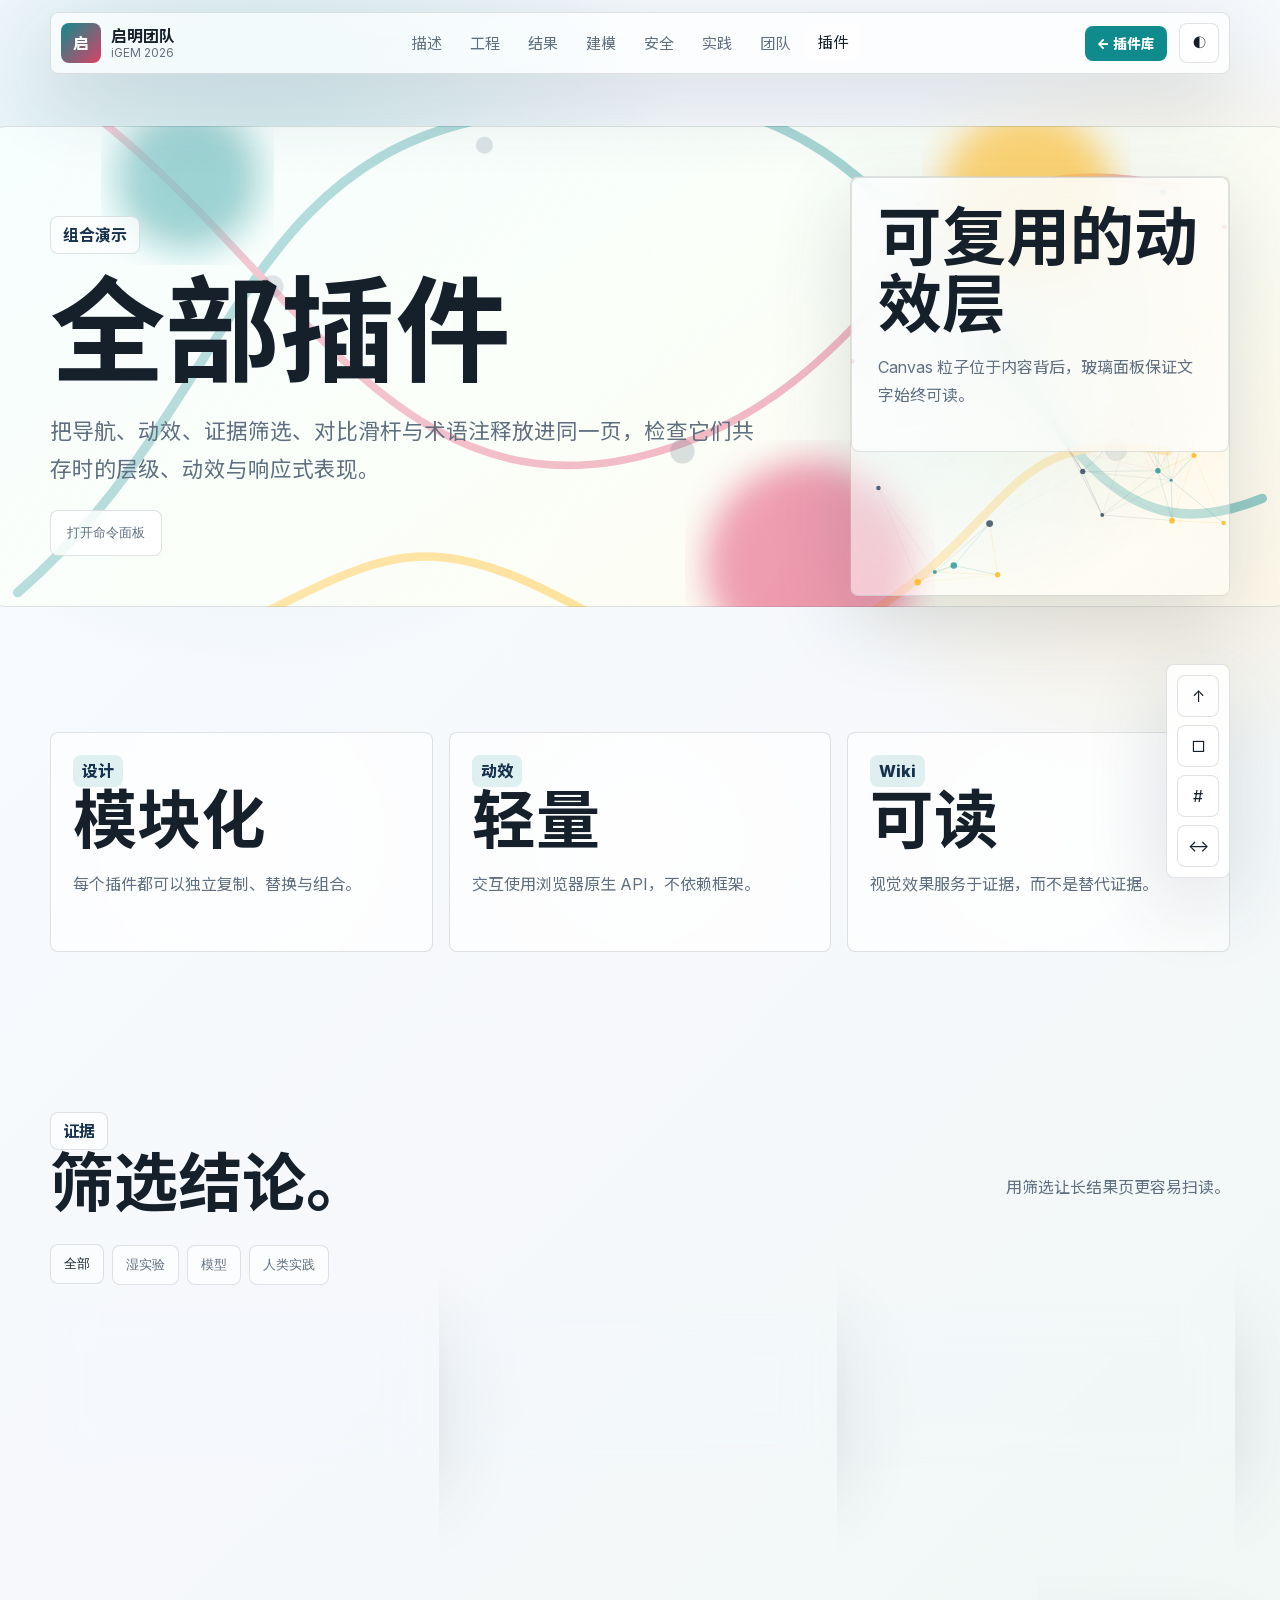
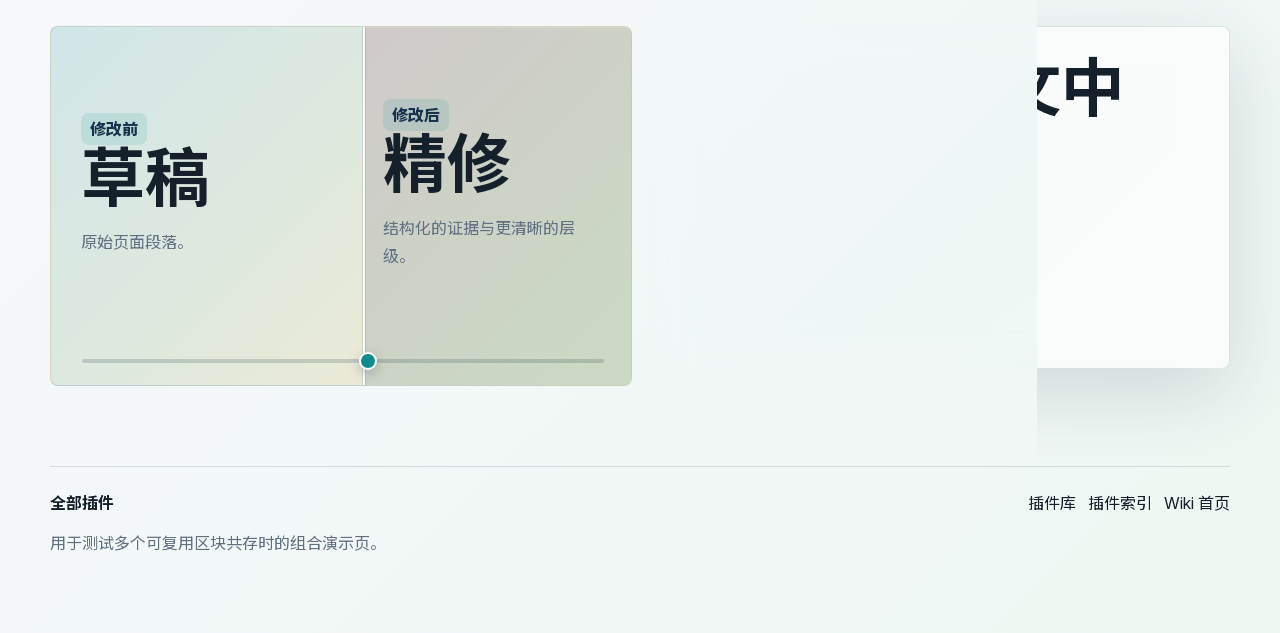
<file: wiki/pages/plugin-all.html>
<!doctype html>
<html lang="zh-CN">
<head>
  <meta charset="utf-8">
  <meta name="viewport" content="width=device-width, initial-scale=1">
  <title>全部插件 · 组合演示 | 启明团队</title>
  <meta name="description" content="把导航、动效、证据筛选、对比滑杆与术语注释放进同一页的组合演示。">
  <link rel="stylesheet" href="../assets/css/style.css">
</head>
<body>
  <div class="progress" data-progress></div>
  <nav class="nav-shell" data-nav>
    <a class="brand" href="../index.html" aria-label="Wiki 首页"><span class="brand-mark">启</span><span><strong>启明团队</strong><small>iGEM 2026</small></span></a>
    <button class="icon-button nav-toggle" data-nav-toggle aria-label="打开菜单"><span></span><span></span></button>
    <div class="nav-links" data-nav-menu>
      <a href="description.html">描述</a>
      <a href="engineering.html">工程</a>
      <a href="results.html">结果</a>
      <a href="model.html">建模</a>
      <a href="safety.html">安全</a>
      <a href="human-practices.html">实践</a>
      <a href="team.html">团队</a>
      <a class="active" href="components.html">插件</a>
    </div>
    <a class="nav-back" href="../../index.html">← 插件库</a>
    <button class="icon-button" data-theme-toggle aria-label="切换明暗主题">◐</button>
  </nav>

  <main>
    <section class="hero plugin-hero" id="top">
      <div>
        <span class="eyebrow">组合演示</span>
        <h1>全部插件</h1>
        <p class="hero-copy">把导航、动效、证据筛选、对比滑杆与术语注释放进同一页，检查它们共存时的层级、动效与响应式表现。</p>
        <button class="command-launcher" data-command-open type="button">打开命令面板</button>
      </div>
      <aside class="plugin-stage">
        <canvas class="canvas-field" data-particle-canvas></canvas>
        <div class="stage-inner particle-copy"><h2>可复用的动效层</h2><p>Canvas 粒子位于内容背后，玻璃面板保证文字始终可读。</p></div>
      </aside>
    </section>

    <section class="section magnetic-grid" id="cards">
      <article class="magnetic-card" data-magnetic><span class="badge">设计</span><h2>模块化</h2><p>每个插件都可以独立复制、替换与组合。</p></article>
      <article class="magnetic-card" data-magnetic><span class="badge">动效</span><h2>轻量</h2><p>交互使用浏览器原生 API，不依赖框架。</p></article>
      <article class="magnetic-card" data-magnetic><span class="badge">Wiki</span><h2>可读</h2><p>视觉效果服务于证据，而不是替代证据。</p></article>
    </section>

    <section class="section" id="evidence">
      <div class="section-head">
        <div><span class="eyebrow">证据</span><h2>筛选结论。</h2></div>
        <p>用筛选让长结果页更容易扫读。</p>
      </div>
      <div class="chip-row" data-filter-group data-filter-target="#allEvidence">
        <button class="chip active" data-filter="all">全部</button>
        <button class="chip" data-filter="wetlab">湿实验</button>
        <button class="chip" data-filter="model">模型</button>
        <button class="chip" data-filter="hp">人类实践</button>
      </div>
      <div class="evidence-grid" id="allEvidence">
        <article class="card" data-category="wetlab"><span class="badge">湿实验</span><h3>测定结果</h3><p>可读的结论卡片，附样本量与对照。</p></article>
        <article class="card" data-category="model"><span class="badge">模型</span><h3>模拟分析</h3><p>参数扫描与敏感性结论。</p></article>
        <article class="card" data-category="hp"><span class="badge">人类实践</span><h3>访谈反馈</h3><p>对话如何改变设计约束。</p></article>
      </div>
    </section>

    <section class="section grid two" id="compare">
      <div class="compare" data-compare>
        <div class="compare-layer is-before"><div><span class="badge">修改前</span><h2>草稿</h2><p>原始页面段落。</p></div></div>
        <div class="compare-layer compare-after"><div><span class="badge">修改后</span><h2>精修</h2><p>结构化的证据与更清晰的层级。</p></div></div>
        <input type="range" min="10" max="90" value="54" aria-label="对比位置">
      </div>
      <article class="glass-panel content-section">
        <h2>术语在上下文中</h2>
        <p>一个 <span class="note" tabindex="0" data-note="可复用区块：无需改动整站结构，就能复制进页面的独立片段。">插件</span> 应该让 Wiki 更容易阅读、导航或验证。</p>
      </article>
    </section>
  </main>

  <div class="floating-dock" aria-label="页面快捷操作">
    <a href="#top" title="返回顶部">↑</a>
    <a href="#cards" title="亮点卡片">□</a>
    <a href="#evidence" title="证据筛选">#</a>
    <a href="#compare" title="对比滑杆">↔</a>
  </div>

  <div class="command-palette" data-command-palette aria-hidden="true">
    <div class="command-box">
      <div class="command-top"><input data-command-input type="search" placeholder="搜索插件"><button class="icon-button" data-command-close type="button" aria-label="关闭">×</button></div>
      <div class="command-list">
        <a data-command-action href="#cards"><span>磁吸卡片</span><small>章节</small></a>
        <a data-command-action href="#evidence"><span>证据筛选</span><small>章节</small></a>
        <a data-command-action href="#compare"><span>对比滑杆</span><small>章节</small></a>
        <a data-command-action href="components.html"><span>插件索引</span><small>页面</small></a>
      </div>
    </div>
  </div>

  <footer class="site-footer">
    <div><strong>全部插件</strong><p>用于测试多个可复用区块共存时的组合演示页。</p></div>
    <div class="footer-links"><a href="../../index.html">插件库</a><a href="components.html">插件索引</a><a href="../index.html">Wiki 首页</a></div>
  </footer>
  <script src="../assets/js/main.js"></script>
</body>
</html>
</file>
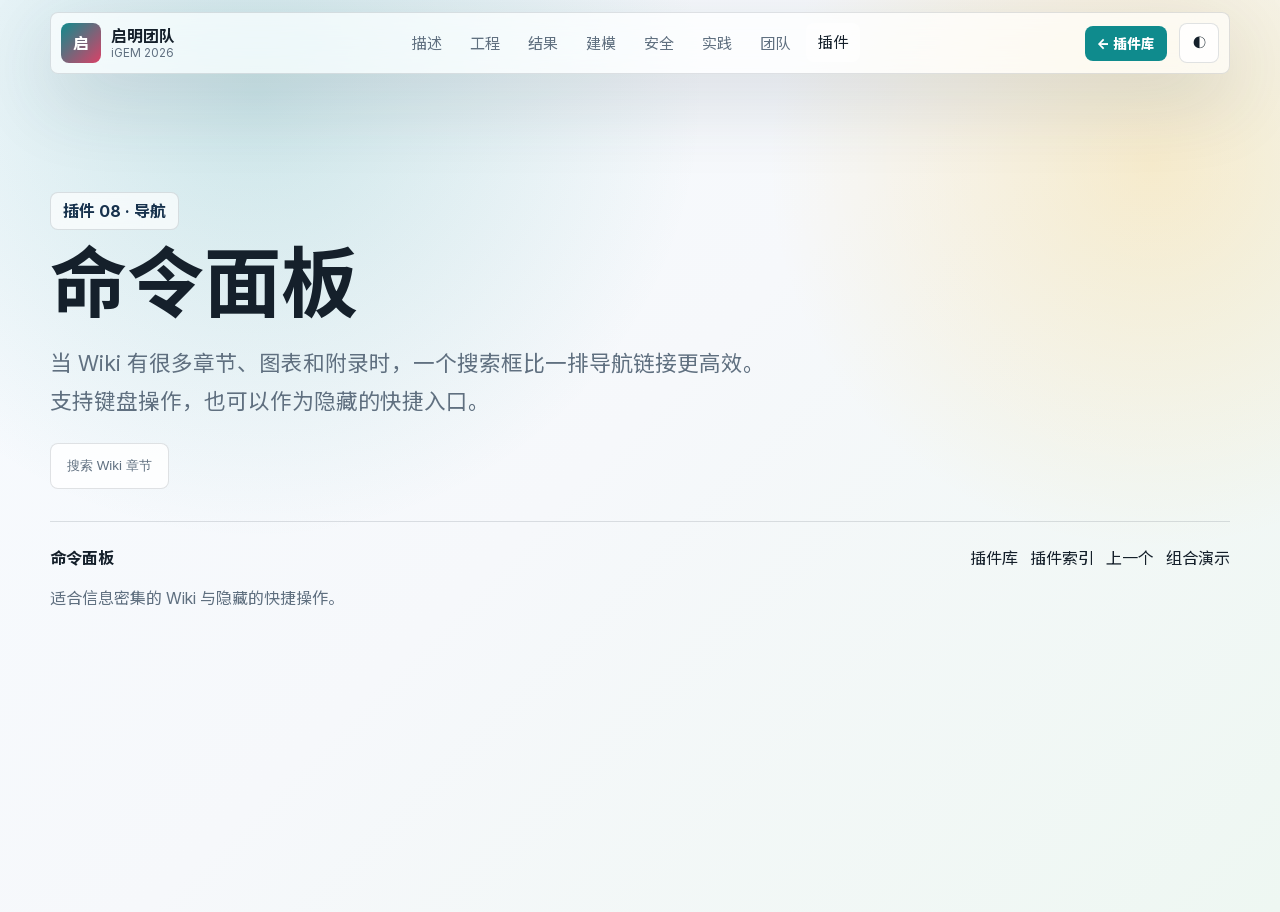
<file: wiki/pages/plugin-command-palette.html>
<!doctype html>
<html lang="zh-CN">
<head>
  <meta charset="utf-8">
  <meta name="viewport" content="width=device-width, initial-scale=1">
  <title>命令面板 · 插件演示 | 启明团队</title>
  <meta name="description" content="为章节很多的 Wiki 提供键盘友好的快速导航面板。">
  <link rel="stylesheet" href="../assets/css/style.css">
</head>
<body>
  <div class="progress" data-progress></div>
  <nav class="nav-shell" data-nav>
    <a class="brand" href="../index.html" aria-label="Wiki 首页"><span class="brand-mark">启</span><span><strong>启明团队</strong><small>iGEM 2026</small></span></a>
    <button class="icon-button nav-toggle" data-nav-toggle aria-label="打开菜单"><span></span><span></span></button>
    <div class="nav-links" data-nav-menu>
      <a href="description.html">描述</a>
      <a href="engineering.html">工程</a>
      <a href="results.html">结果</a>
      <a href="model.html">建模</a>
      <a href="safety.html">安全</a>
      <a href="human-practices.html">实践</a>
      <a href="team.html">团队</a>
      <a class="active" href="components.html">插件</a>
    </div>
    <a class="nav-back" href="../../index.html">← 插件库</a>
    <button class="icon-button" data-theme-toggle aria-label="切换明暗主题">◐</button>
  </nav>

  <header class="page-hero">
    <span class="eyebrow">插件 08 · 导航</span>
    <h1>命令面板</h1>
    <p class="hero-copy">当 Wiki 有很多章节、图表和附录时，一个搜索框比一排导航链接更高效。支持键盘操作，也可以作为隐藏的快捷入口。</p>
    <button class="command-launcher" data-command-open type="button">搜索 Wiki 章节</button>
  </header>

  <div class="command-palette" data-command-palette aria-hidden="true">
    <div class="command-box">
      <div class="command-top"><input data-command-input type="search" placeholder="搜索章节、证据或页面"><button class="icon-button" data-command-close type="button" aria-label="关闭">×</button></div>
      <div class="command-list">
        <a data-command-action href="description.html"><span>项目描述</span><small>页面</small></a>
        <a data-command-action href="engineering.html"><span>工程循环</span><small>页面</small></a>
        <a data-command-action href="results.html"><span>结果证据</span><small>页面</small></a>
        <a data-command-action href="plugin-evidence-filter.html"><span>证据筛选演示</span><small>插件</small></a>
      </div>
    </div>
  </div>

  <footer class="site-footer">
    <div><strong>命令面板</strong><p>适合信息密集的 Wiki 与隐藏的快捷操作。</p></div>
    <div class="footer-links"><a href="../../index.html">插件库</a><a href="components.html">插件索引</a><a href="plugin-evidence-filter.html">上一个</a><a href="plugin-all.html">组合演示</a></div>
  </footer>
  <script src="../assets/js/main.js"></script>
</body>
</html>
</file>
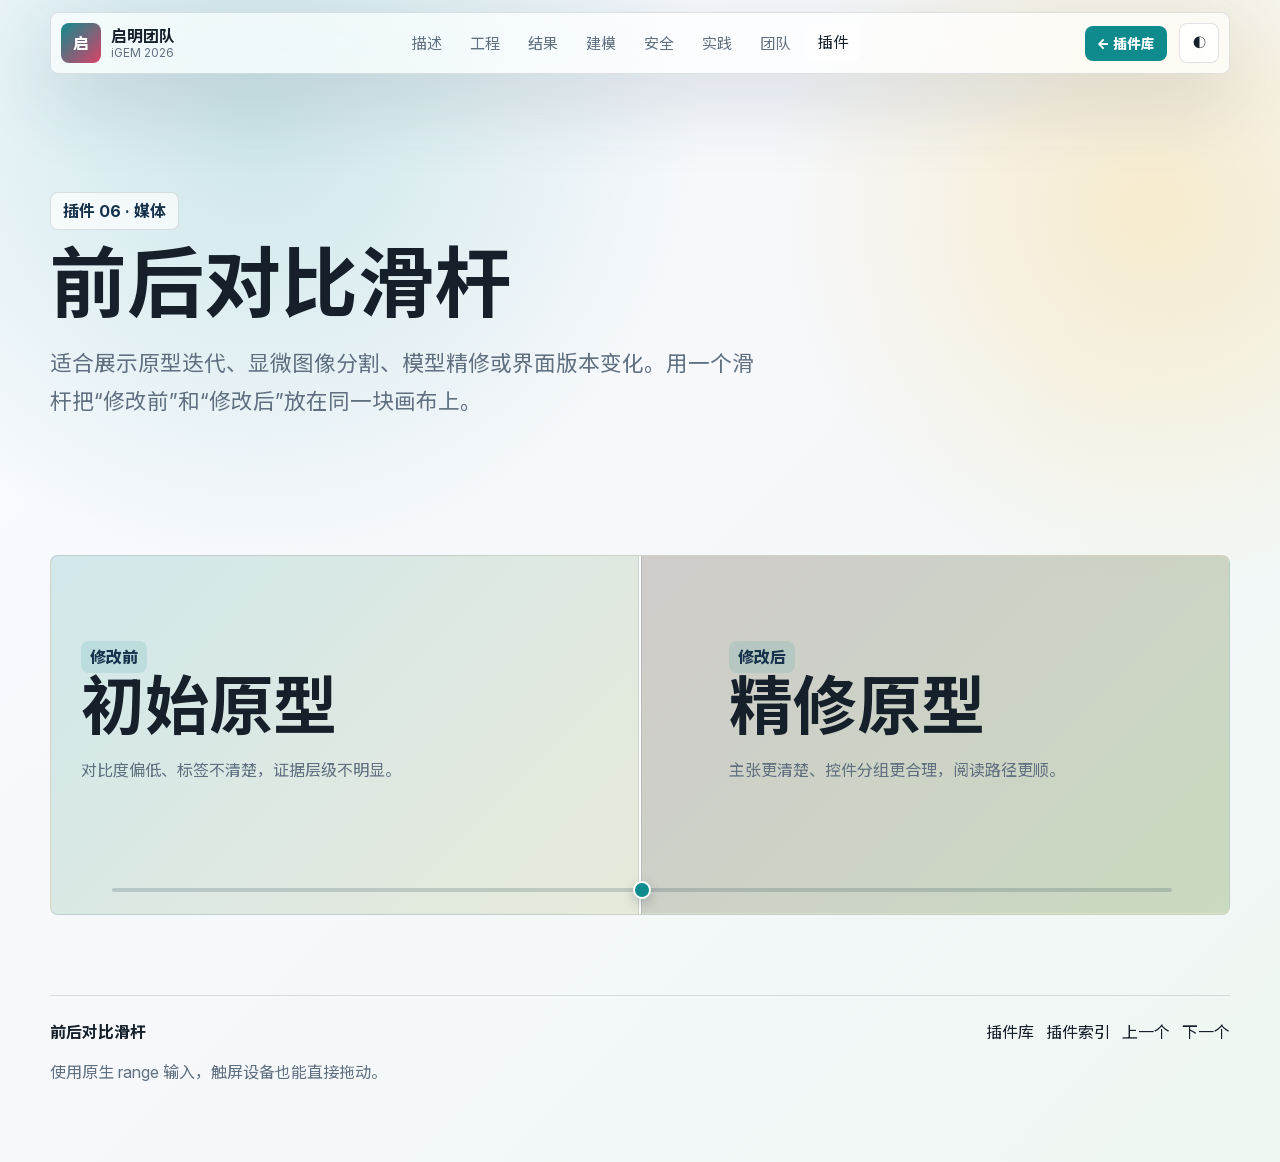
<file: wiki/pages/plugin-comparison.html>
<!doctype html>
<html lang="zh-CN">
<head>
  <meta charset="utf-8">
  <meta name="viewport" content="width=device-width, initial-scale=1">
  <title>前后对比滑杆 · 插件演示 | 启明团队</title>
  <meta name="description" content="拖动滑杆对比原型前后状态，适合设计迭代与图像分析。">
  <link rel="stylesheet" href="../assets/css/style.css">
</head>
<body>
  <div class="progress" data-progress></div>
  <nav class="nav-shell" data-nav>
    <a class="brand" href="../index.html" aria-label="Wiki 首页"><span class="brand-mark">启</span><span><strong>启明团队</strong><small>iGEM 2026</small></span></a>
    <button class="icon-button nav-toggle" data-nav-toggle aria-label="打开菜单"><span></span><span></span></button>
    <div class="nav-links" data-nav-menu>
      <a href="description.html">描述</a>
      <a href="engineering.html">工程</a>
      <a href="results.html">结果</a>
      <a href="model.html">建模</a>
      <a href="safety.html">安全</a>
      <a href="human-practices.html">实践</a>
      <a href="team.html">团队</a>
      <a class="active" href="components.html">插件</a>
    </div>
    <a class="nav-back" href="../../index.html">← 插件库</a>
    <button class="icon-button" data-theme-toggle aria-label="切换明暗主题">◐</button>
  </nav>

  <header class="page-hero">
    <span class="eyebrow">插件 06 · 媒体</span>
    <h1>前后对比滑杆</h1>
    <p class="hero-copy">适合展示原型迭代、显微图像分割、模型精修或界面版本变化。用一个滑杆把“修改前”和“修改后”放在同一块画布上。</p>
  </header>

  <main class="section">
    <div class="compare" data-compare>
      <div class="compare-layer is-before"><div><span class="badge">修改前</span><h2>初始原型</h2><p>对比度偏低、标签不清楚，证据层级不明显。</p></div></div>
      <div class="compare-layer compare-after"><div><span class="badge">修改后</span><h2>精修原型</h2><p>主张更清楚、控件分组更合理，阅读路径更顺。</p></div></div>
      <input type="range" min="10" max="90" value="50" aria-label="对比位置">
    </div>
  </main>

  <footer class="site-footer">
    <div><strong>前后对比滑杆</strong><p>使用原生 range 输入，触屏设备也能直接拖动。</p></div>
    <div class="footer-links"><a href="../../index.html">插件库</a><a href="components.html">插件索引</a><a href="plugin-glossary.html">上一个</a><a href="plugin-evidence-filter.html">下一个</a></div>
  </footer>
  <script src="../assets/js/main.js"></script>
</body>
</html>
</file>
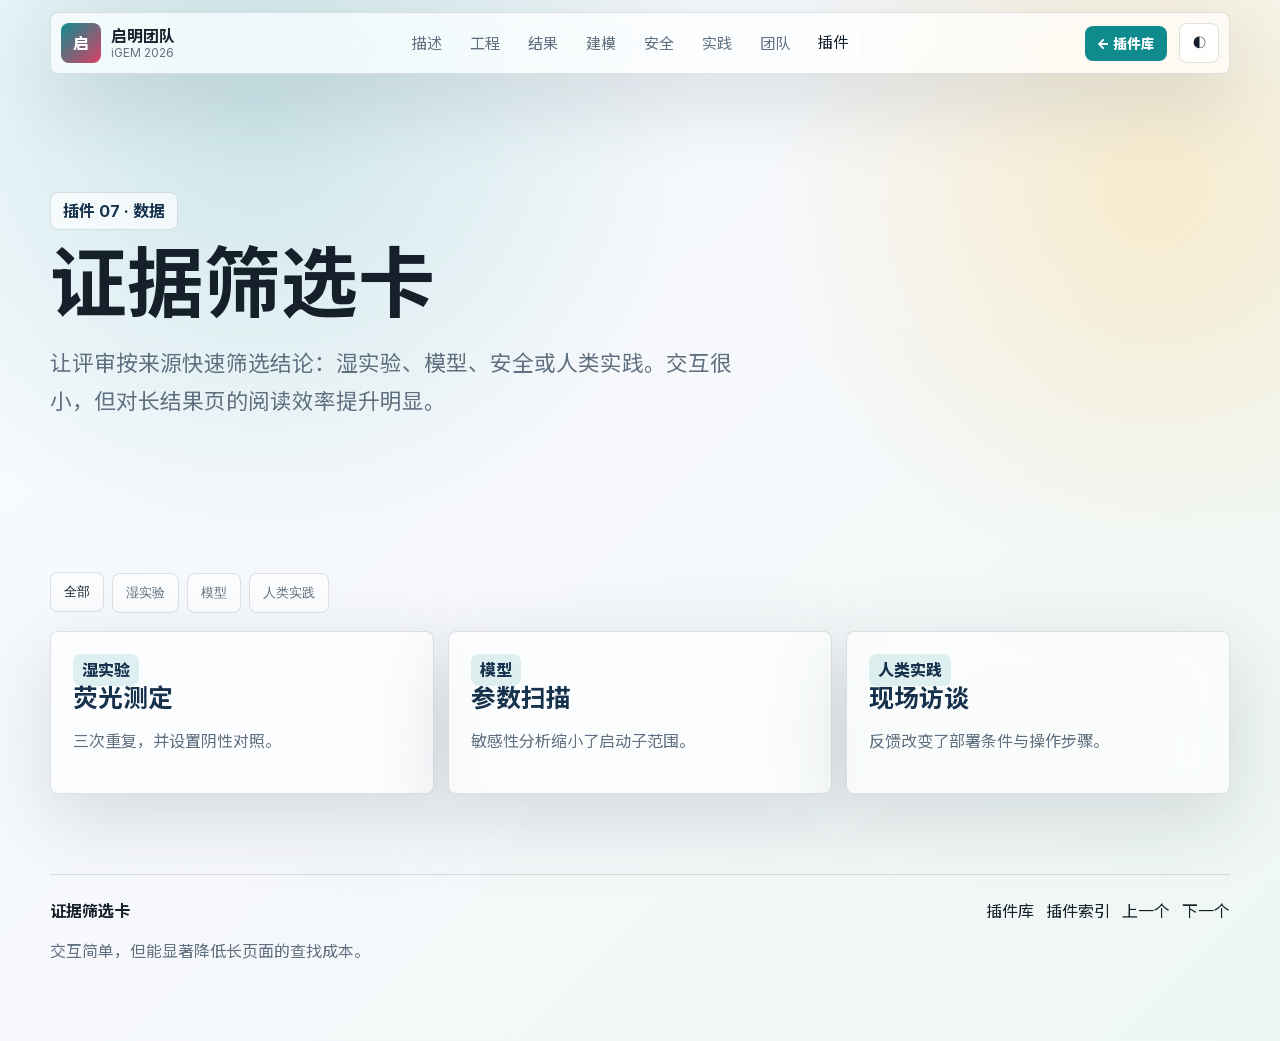
<file: wiki/pages/plugin-evidence-filter.html>
<!doctype html>
<html lang="zh-CN">
<head>
  <meta charset="utf-8">
  <meta name="viewport" content="width=device-width, initial-scale=1">
  <title>证据筛选卡 · 插件演示 | 启明团队</title>
  <meta name="description" content="按实验、模型、安全与人类实践快速筛选证据卡片。">
  <link rel="stylesheet" href="../assets/css/style.css">
</head>
<body>
  <div class="progress" data-progress></div>
  <nav class="nav-shell" data-nav>
    <a class="brand" href="../index.html" aria-label="Wiki 首页"><span class="brand-mark">启</span><span><strong>启明团队</strong><small>iGEM 2026</small></span></a>
    <button class="icon-button nav-toggle" data-nav-toggle aria-label="打开菜单"><span></span><span></span></button>
    <div class="nav-links" data-nav-menu>
      <a href="description.html">描述</a>
      <a href="engineering.html">工程</a>
      <a href="results.html">结果</a>
      <a href="model.html">建模</a>
      <a href="safety.html">安全</a>
      <a href="human-practices.html">实践</a>
      <a href="team.html">团队</a>
      <a class="active" href="components.html">插件</a>
    </div>
    <a class="nav-back" href="../../index.html">← 插件库</a>
    <button class="icon-button" data-theme-toggle aria-label="切换明暗主题">◐</button>
  </nav>

  <header class="page-hero">
    <span class="eyebrow">插件 07 · 数据</span>
    <h1>证据筛选卡</h1>
    <p class="hero-copy">让评审按来源快速筛选结论：湿实验、模型、安全或人类实践。交互很小，但对长结果页的阅读效率提升明显。</p>
  </header>

  <main class="section">
    <div class="chip-row" data-filter-group data-filter-target="#evidence">
      <button class="chip active" data-filter="all">全部</button>
      <button class="chip" data-filter="wetlab">湿实验</button>
      <button class="chip" data-filter="model">模型</button>
      <button class="chip" data-filter="hp">人类实践</button>
    </div>
    <div class="evidence-grid" id="evidence">
      <article class="card" data-category="wetlab"><span class="badge">湿实验</span><h3>荧光测定</h3><p>三次重复，并设置阴性对照。</p></article>
      <article class="card" data-category="model"><span class="badge">模型</span><h3>参数扫描</h3><p>敏感性分析缩小了启动子范围。</p></article>
      <article class="card" data-category="hp"><span class="badge">人类实践</span><h3>现场访谈</h3><p>反馈改变了部署条件与操作步骤。</p></article>
    </div>
  </main>

  <footer class="site-footer">
    <div><strong>证据筛选卡</strong><p>交互简单，但能显著降低长页面的查找成本。</p></div>
    <div class="footer-links"><a href="../../index.html">插件库</a><a href="components.html">插件索引</a><a href="plugin-comparison.html">上一个</a><a href="plugin-command-palette.html">下一个</a></div>
  </footer>
  <script src="../assets/js/main.js"></script>
</body>
</html>
</file>
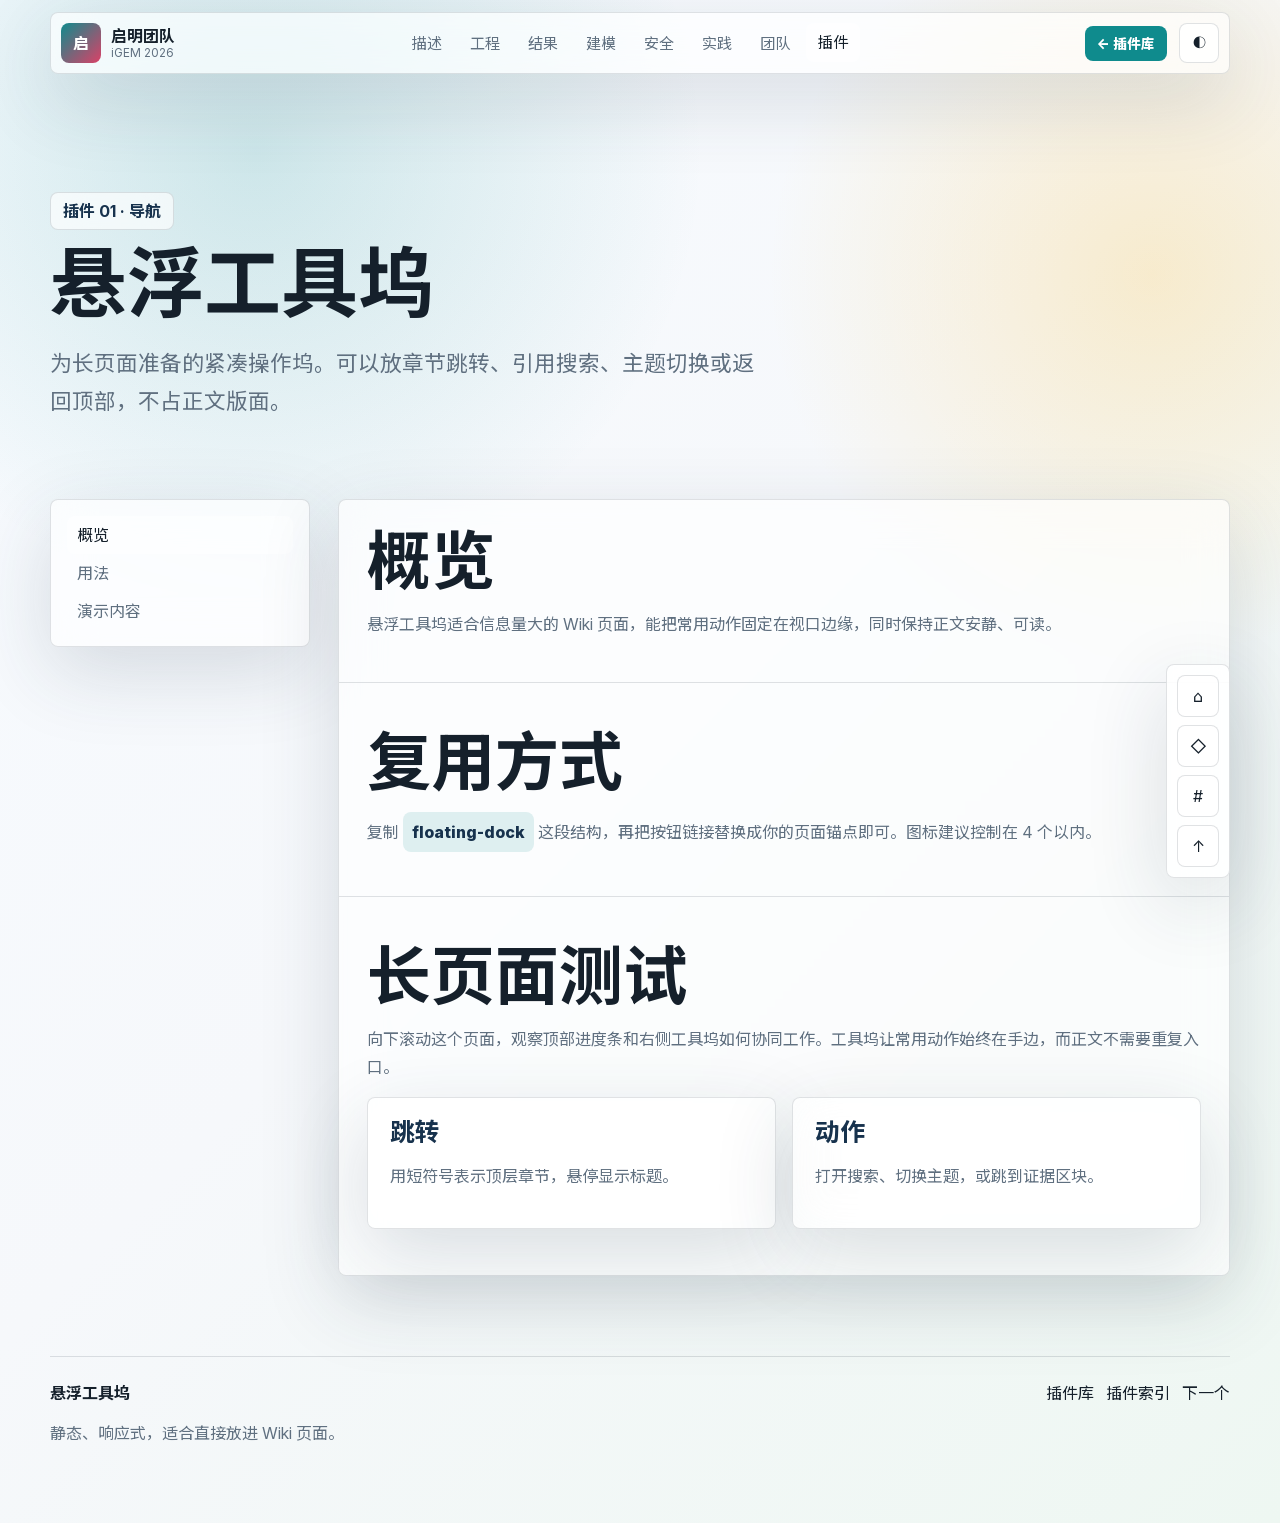
<file: wiki/pages/plugin-floating-dock.html>
<!doctype html>
<html lang="zh-CN">
<head>
  <meta charset="utf-8">
  <meta name="viewport" content="width=device-width, initial-scale=1">
  <title>悬浮工具坞 · 插件演示 | 启明团队</title>
  <meta name="description" content="适合长页面的悬浮操作坞，提供章节跳转、返回顶部与快捷操作。">
  <link rel="stylesheet" href="../assets/css/style.css">
</head>
<body>
  <div class="progress" data-progress></div>
  <nav class="nav-shell" data-nav>
    <a class="brand" href="../index.html" aria-label="Wiki 首页"><span class="brand-mark">启</span><span><strong>启明团队</strong><small>iGEM 2026</small></span></a>
    <button class="icon-button nav-toggle" data-nav-toggle aria-label="打开菜单"><span></span><span></span></button>
    <div class="nav-links" data-nav-menu>
      <a href="description.html">描述</a>
      <a href="engineering.html">工程</a>
      <a href="results.html">结果</a>
      <a href="model.html">建模</a>
      <a href="safety.html">安全</a>
      <a href="human-practices.html">实践</a>
      <a href="team.html">团队</a>
      <a class="active" href="components.html">插件</a>
    </div>
    <a class="nav-back" href="../../index.html">← 插件库</a>
    <button class="icon-button" data-theme-toggle aria-label="切换明暗主题">◐</button>
  </nav>

  <header class="page-hero">
    <span class="eyebrow">插件 01 · 导航</span>
    <h1>悬浮工具坞</h1>
    <p class="hero-copy">为长页面准备的紧凑操作坞。可以放章节跳转、引用搜索、主题切换或返回顶部，不占正文版面。</p>
  </header>

  <main class="page-layout">
    <aside class="toc"><a href="#overview">概览</a><a href="#usage">用法</a><a href="#content">演示内容</a></aside>
    <article class="glass-panel">
      <section id="overview" class="content-section"><h2>概览</h2><p>悬浮工具坞适合信息量大的 Wiki 页面，能把常用动作固定在视口边缘，同时保持正文安静、可读。</p></section>
      <section id="usage" class="content-section"><h2>复用方式</h2><p>复制 <span class="badge">floating-dock</span> 这段结构，再把按钮链接替换成你的页面锚点即可。图标建议控制在 4 个以内。</p></section>
      <section id="content" class="content-section"><h2>长页面测试</h2><p>向下滚动这个页面，观察顶部进度条和右侧工具坞如何协同工作。工具坞让常用动作始终在手边，而正文不需要重复入口。</p><div class="grid two"><div class="card"><h3>跳转</h3><p>用短符号表示顶层章节，悬停显示标题。</p></div><div class="card"><h3>动作</h3><p>打开搜索、切换主题，或跳到证据区块。</p></div></div></section>
    </article>
  </main>

  <div class="floating-dock" aria-label="页面快捷操作"><a href="#overview" title="概览">⌂</a><a href="#usage" title="用法">◇</a><a href="#content" title="演示内容">#</a><a href="#" title="返回顶部">↑</a></div>

  <footer class="site-footer">
    <div><strong>悬浮工具坞</strong><p>静态、响应式，适合直接放进 Wiki 页面。</p></div>
    <div class="footer-links"><a href="../../index.html">插件库</a><a href="components.html">插件索引</a><a href="plugin-particles.html">下一个</a></div>
  </footer>
  <script src="../assets/js/main.js"></script>
</body>
</html>
</file>
<file: wiki/assets/css/dossier.css>
/* LUMEN — Deep water research wiki
   Palette: deep teal ink, cool white paper, signal lime.
   Type: Noto Sans SC / MiSans for Chinese, Instrument Serif for Latin display. */

@font-face {
  font-family: "Instrument Serif";
  src: url("../../../assets/fonts/InstrumentSerif-Regular.woff2") format("woff2");
  font-weight: 400;
  font-style: normal;
  font-display: swap;
}
@font-face {
  font-family: "Instrument Serif";
  src: url("../../../assets/fonts/InstrumentSerif-Italic.woff2") format("woff2");
  font-weight: 400;
  font-style: italic;
  font-display: swap;
}

@font-face {
  font-family: "Noto Sans SC";
  src: url("../../../assets/fonts/NotoSansSC-VF.ttf") format("truetype-variations");
  font-weight: 100 900;
  font-style: normal;
  font-display: swap;
}

:root {
  --ink: #061417;
  --ink-2: #0b2226;
  --paper: #f4f8f7;
  --white: #ffffff;
  --muted: #5b6f72;
  --line: rgba(6, 20, 23, 0.13);
  --soft: rgba(6, 20, 23, 0.05);
  --teal: #0bbf9a;
  --teal-deep: #068a72;
  --lime: #c9ff4a;
  --serif: "Instrument Serif", Georgia, serif;
  --sans: "Noto Sans SC", "MiSans", "PingFang SC", "Microsoft YaHei", sans-serif;
  --mono: ui-monospace, Consolas, "Courier New", monospace;
}

* { box-sizing: border-box; }
html { scroll-behavior: smooth; }
body {
  margin: 0;
  background: var(--paper);
  color: var(--ink);
  font-family: var(--sans);
  font-size: 16px;
  line-height: 1.85;
  -webkit-font-smoothing: antialiased;
}
a { color: inherit; text-decoration: none; }
img { display: block; max-width: 100%; }
button { font: inherit; }
::selection { background: var(--lime); color: var(--ink); }
a:focus-visible, button:focus-visible, input:focus-visible, select:focus-visible, textarea:focus-visible {
  outline: 2px solid var(--teal-deep);
  outline-offset: 3px;
}
section[id] { scroll-margin-top: 84px; }

.progress {
  position: fixed;
  inset: 0 0 auto;
  height: 2px;
  z-index: 100;
  background: var(--lime);
  transform: scaleX(0);
  transform-origin: left;
}

/* nav */
.nav-shell {
  position: sticky;
  top: 0;
  z-index: 50;
  display: flex;
  align-items: center;
  gap: 28px;
  min-height: 64px;
  padding: 0 clamp(20px, 4vw, 56px);
  background: rgba(6, 20, 23, 0.94);
  border-bottom: 1px solid rgba(244, 248, 247, 0.1);
  color: var(--paper);
  backdrop-filter: blur(14px);
}
.brand { display: flex; align-items: center; gap: 11px; flex-shrink: 0; }
.brand-mark {
  display: grid;
  place-items: center;
  width: 32px;
  height: 32px;
  border-radius: 50%;
  background: var(--lime);
  color: var(--ink);
  font-family: var(--serif);
  font-size: 18px;
  line-height: 1;
}
.brand strong {
  display: block;
  font-size: 14px;
  font-weight: 800;
  letter-spacing: 0.12em;
  line-height: 1.15;
}
.brand small {
  display: block;
  margin-top: 2px;
  font-size: 12px;
  letter-spacing: 0.08em;
  color: rgba(244, 248, 247, 0.52);
}
.nav-links {
  display: flex;
  align-items: center;
  gap: clamp(12px, 1.5vw, 24px);
  margin-left: auto;
}
.nav-links a {
  position: relative;
  padding: 6px 0;
  font-size: 14px;
  font-weight: 500;
  color: rgba(244, 248, 247, 0.68);
  white-space: nowrap;
  transition: color 0.18s;
}
.nav-links a::after {
  content: "";
  position: absolute;
  left: 0;
  right: 0;
  bottom: 0;
  height: 2px;
  background: var(--lime);
  transform: scaleX(0);
  transform-origin: left;
  transition: transform 0.22s;
}
.nav-links a:hover,
.nav-links a.active { color: var(--paper); }
.nav-links a:hover::after,
.nav-links a.active::after { transform: scaleX(1); }
.nav-back {
  flex-shrink: 0;
  margin-left: 4px;
  padding: 9px 16px;
  border-radius: 2px;
  background: var(--lime);
  color: var(--ink);
  font-size: 13px;
  font-weight: 700;
  letter-spacing: 0.04em;
  transition: background 0.18s, transform 0.18s;
}
.nav-back:hover { background: #dcff7d; transform: translateY(-1px); }
.nav-toggle {
  display: none;
  width: 36px;
  height: 34px;
  margin-left: auto;
  border: 1px solid rgba(244, 248, 247, 0.24);
  border-radius: 2px;
  background: transparent;
  cursor: pointer;
}
.nav-toggle span { display: block; width: 15px; height: 1.5px; margin: 4px auto; background: var(--paper); }
.library-return { display: none; }

/* home cover */
.cover {
  position: relative;
  display: grid;
  grid-template-columns: minmax(0, 1.15fr) minmax(0, 0.85fr);
  align-items: center;
  gap: clamp(32px, 5vw, 80px);
  min-height: calc(100svh - 64px);
  padding: clamp(56px, 8vw, 110px) clamp(22px, 5vw, 76px) clamp(48px, 6vw, 82px);
  overflow: hidden;
  background:
    radial-gradient(900px 620px at 78% 42%, rgba(11, 191, 154, 0.16), transparent 68%),
    radial-gradient(700px 520px at 42% 92%, rgba(201, 255, 74, 0.07), transparent 70%),
    linear-gradient(135deg, #041012 0%, #06181c 52%, #072226 100%);
  color: var(--paper);
}
.cover::before {
  content: "";
  position: absolute;
  inset: 0;
  pointer-events: none;
  background:
    linear-gradient(90deg, rgba(4, 16, 18, 0.55), transparent 55%),
    radial-gradient(circle at 50% 120%, rgba(201, 255, 74, 0.05), transparent 55%);
}
.cover-main { position: relative; z-index: 1; max-width: 860px; }
.hero-kicker {
  margin: 0 0 clamp(22px, 3vw, 36px);
  font-size: 13px;
  font-weight: 500;
  letter-spacing: 0.22em;
  color: rgba(244, 248, 247, 0.5);
}
.cover h1 {
  margin: 0;
  font-size: clamp(3.6rem, 7.4vw, 7.2rem);
  font-weight: 900;
  line-height: 0.98;
  letter-spacing: -0.055em;
  color: #f7fffd;
}
.cover h1 em {
  display: block;
  margin-bottom: 0.02em;
  font-family: var(--serif);
  font-size: 1.16em;
  font-style: italic;
  font-weight: 400;
  line-height: 0.88;
  letter-spacing: -0.02em;
  color: var(--lime);
}
.cover-lede {
  max-width: 36em;
  margin: clamp(24px, 3vw, 34px) 0 0;
  font-size: clamp(1rem, 1.35vw, 1.15rem);
  line-height: 1.95;
  color: rgba(244, 248, 247, 0.74);
}
.cover-actions { display: flex; flex-wrap: wrap; gap: 12px; margin-top: clamp(28px, 4vw, 42px); }
.button {
  display: inline-flex;
  align-items: center;
  justify-content: center;
  gap: 10px;
  min-height: 46px;
  padding: 0 24px;
  border: 1px solid var(--ink);
  border-radius: 2px;
  background: var(--ink);
  color: var(--paper);
  font-size: 14px;
  font-weight: 700;
  letter-spacing: 0.03em;
  cursor: pointer;
  transition: background 0.18s, color 0.18s, border-color 0.18s, transform 0.18s;
}
.button:hover { background: var(--teal); border-color: var(--teal); color: var(--ink); transform: translateY(-1px); }
.button.secondary { background: transparent; color: var(--paper); border-color: rgba(244, 248, 247, 0.34); }
.button.secondary:hover { background: rgba(244, 248, 247, 0.08); border-color: var(--lime); color: var(--lime); }
.button.dark { background: var(--ink); border-color: var(--ink); color: var(--paper); }
.button.dark:hover { background: var(--teal-deep); border-color: var(--teal-deep); color: var(--white); }
.cover .button { background: var(--lime); border-color: var(--lime); color: var(--ink); }
.cover .button:hover { background: #dcff7d; border-color: #dcff7d; color: var(--ink); }
.cover .button.secondary { background: transparent; border-color: rgba(244, 248, 247, 0.34); color: var(--paper); }
.cover .button.secondary:hover { background: rgba(244, 248, 247, 0.08); border-color: var(--lime); color: var(--lime); }

.cover-visual {
  position: relative;
  z-index: 1;
  display: grid;
  place-items: center;
  min-height: min(62vh, 520px);
}
.oxygen-axis {
  position: absolute;
  top: 6%;
  bottom: 10%;
  left: 12%;
  width: 1px;
  background: repeating-linear-gradient(to bottom, rgba(201, 255, 74, 0.28) 0 1px, transparent 1px 44px);
}
.oxygen-axis::before,
.oxygen-axis::after {
  content: "";
  position: absolute;
  left: -4px;
  width: 9px;
  height: 1px;
  background: rgba(201, 255, 74, 0.45);
}
.oxygen-axis::before { top: 0; }
.oxygen-axis::after { bottom: 0; }
.oxygen-orb {
  position: relative;
  width: clamp(200px, 30vw, 430px);
  aspect-ratio: 1;
  border-radius: 50%;
  background:
    radial-gradient(circle at 34% 28%, rgba(228, 255, 168, 0.95) 0%, rgba(201, 255, 74, 0.55) 17%, rgba(11, 191, 154, 0.45) 38%, rgba(4, 16, 18, 0.1) 62%, transparent 72%),
    radial-gradient(circle at 66% 74%, rgba(11, 191, 154, 0.32), transparent 55%);
  box-shadow:
    inset -30px -40px 90px rgba(4, 16, 18, 0.55),
    inset 18px 20px 60px rgba(201, 255, 74, 0.18),
    0 0 120px rgba(11, 191, 154, 0.2);
  animation: orb-float 9s ease-in-out infinite;
}
.oxygen-orb::before,
.oxygen-orb::after {
  content: "";
  position: absolute;
  border-radius: 50%;
  border: 1px solid rgba(201, 255, 74, 0.16);
  pointer-events: none;
}
.oxygen-orb::before { inset: -11%; }
.oxygen-orb::after { inset: -24%; border-color: rgba(11, 191, 154, 0.12); }
.oxygen-scale {
  position: absolute;
  right: 4%;
  bottom: 8%;
  display: flex;
  align-items: baseline;
  gap: 8px;
  color: var(--lime);
}
.oxygen-scale b {
  font-family: var(--serif);
  font-size: clamp(3rem, 5vw, 4.6rem);
  font-weight: 400;
  line-height: 1;
  letter-spacing: -0.03em;
}
.oxygen-scale span { font-size: 14px; letter-spacing: 0.18em; color: rgba(244, 248, 247, 0.6); }
@keyframes orb-float {
  0%, 100% { transform: translateY(0) scale(1); }
  50% { transform: translateY(-16px) scale(1.015); }
}

/* sections */
.section {
  position: relative;
  padding: clamp(66px, 9vw, 118px) clamp(22px, 5vw, 76px);
  border-bottom: 1px solid var(--line);
}
.section.is-dark {
  background: var(--ink);
  color: var(--paper);
  border-color: rgba(244, 248, 247, 0.1);
}
.section-head {
  display: grid;
  grid-template-columns: minmax(0, 1fr) minmax(0, 0.9fr);
  gap: clamp(24px, 5vw, 72px);
  align-items: end;
  max-width: 1360px;
  margin: 0 auto clamp(36px, 5vw, 64px);
}
.section h2 {
  margin: 0;
  font-size: clamp(2.3rem, 4.6vw, 4.4rem);
  font-weight: 900;
  line-height: 1.04;
  letter-spacing: -0.045em;
}
.section-head p {
  max-width: 40em;
  margin: 0;
  font-size: clamp(0.95rem, 1.2vw, 1.05rem);
  line-height: 1.95;
  color: var(--muted);
}
.section.is-dark .section-head p { color: rgba(244, 248, 247, 0.6); }

/* home impact */
.impact-top {
  display: grid;
  grid-template-columns: minmax(0, 0.72fr) minmax(0, 1.28fr);
  gap: clamp(28px, 5vw, 72px);
  align-items: end;
  max-width: 1360px;
  margin: 0 auto;
}
.impact-number { border-top: 2px solid var(--ink); padding-top: 18px; }
.impact-number strong {
  display: block;
  font-family: var(--serif);
  font-size: clamp(5rem, 11vw, 10rem);
  font-weight: 400;
  line-height: 0.82;
  letter-spacing: -0.04em;
  color: var(--teal-deep);
}
.impact-number span {
  display: block;
  margin-top: 14px;
  font-size: 15px;
  color: var(--muted);
}
.impact-copy h2 {
  margin: 0 0 18px;
  font-size: clamp(2rem, 3.6vw, 3.4rem);
  font-weight: 900;
  line-height: 1.08;
  letter-spacing: -0.04em;
}
.impact-copy p { max-width: 42em; margin: 0; font-size: 16px; line-height: 1.95; color: #2a3f42; }
.batch-chart {
  display: flex;
  align-items: flex-end;
  gap: clamp(6px, 1.2vw, 14px);
  max-width: 1360px;
  height: clamp(150px, 20vw, 240px);
  margin: clamp(40px, 5vw, 64px) auto 0;
  padding-bottom: 0;
  border-bottom: 1px solid var(--ink);
}
.batch-chart i {
  flex: 1;
  height: var(--h);
  background: linear-gradient(180deg, var(--teal), var(--teal-deep));
  opacity: 0.9;
  transition: opacity 0.2s, transform 0.2s;
  transform-origin: bottom;
}
.batch-chart i:nth-child(4),
.batch-chart i:nth-child(8) { background: var(--lime); opacity: 1; }
.batch-chart i:hover { opacity: 1; transform: scaleY(1.02); }
.chart-labels {
  display: flex;
  gap: clamp(6px, 1.2vw, 14px);
  max-width: 1360px;
  margin: 10px auto 0;
  font-size: 13px;
  color: var(--muted);
}
.chart-labels span { flex: 1; text-align: center; }

/* home steps */
.step-list {
  display: grid;
  grid-template-columns: repeat(3, minmax(0, 1fr));
  gap: clamp(24px, 4vw, 56px);
  max-width: 1360px;
  margin: 0 auto;
}
.step { border-top: 2px solid var(--ink); padding-top: 20px; }
.step > span {
  display: block;
  font-family: var(--serif);
  font-size: clamp(2.6rem, 4vw, 3.6rem);
  line-height: 1;
  color: var(--teal-deep);
}
.step h3 { margin: 22px 0 10px; font-size: 22px; font-weight: 800; letter-spacing: -0.02em; }
.step p { margin: 0; font-size: 15px; line-height: 1.9; color: var(--muted); }

/* chapter list */
.chapter-list { max-width: 1360px; margin: 0 auto; border-top: 1px solid rgba(244, 248, 247, 0.34); }
.chapter {
  display: grid;
  grid-template-columns: 58px minmax(0, 0.7fr) minmax(0, 1.2fr) 28px;
  gap: clamp(14px, 2vw, 28px);
  align-items: center;
  padding: clamp(18px, 2.2vw, 28px) 0;
  border-bottom: 1px solid rgba(244, 248, 247, 0.13);
  transition: padding-left 0.22s, background 0.22s;
}
.chapter > b {
  font-family: var(--serif);
  font-size: 26px;
  font-weight: 400;
  color: var(--lime);
}
.chapter h3 { margin: 0; font-size: clamp(1.3rem, 2.1vw, 1.9rem); font-weight: 800; letter-spacing: -0.02em; color: var(--paper); transition: color 0.18s; }
.chapter p { margin: 0; font-size: 15px; line-height: 1.8; color: rgba(244, 248, 247, 0.55); }
.chapter > span { font-size: 20px; color: rgba(244, 248, 247, 0.4); transition: color 0.18s, transform 0.18s; }
.chapter:hover { padding-left: 14px; background: rgba(244, 248, 247, 0.03); }
.chapter:hover h3 { color: var(--lime); }
.chapter:hover > span { color: var(--lime); transform: translateX(4px); }

/* reuse CTA */
.section.reuse {
  background: var(--lime);
  border-bottom: 0;
  color: var(--ink);
}
.reuse-inner {
  display: grid;
  grid-template-columns: minmax(0, 1.3fr) minmax(0, 0.7fr);
  gap: clamp(24px, 5vw, 64px);
  align-items: end;
  max-width: 1360px;
  margin: 0 auto;
}
.reuse h2 { margin: 0; font-size: clamp(2.4rem, 5vw, 4.8rem); font-weight: 900; line-height: 1.02; letter-spacing: -0.05em; }
.reuse p { max-width: 30em; margin: 0 0 20px; font-size: 16px; line-height: 1.9; color: rgba(6, 20, 23, 0.72); }
.reuse .button { justify-self: start; }

/* page hero */
.page-hero {
  position: relative;
  padding: clamp(76px, 10vw, 142px) clamp(22px, 5vw, 76px) clamp(52px, 6vw, 84px);
  overflow: hidden;
  background:
    radial-gradient(760px 460px at 82% 12%, rgba(11, 191, 154, 0.16), transparent 70%),
    linear-gradient(135deg, #041012, #06181c 60%, #082327);
  color: var(--paper);
}
.page-hero > * { position: relative; z-index: 1; }
.page-hero h1 {
  max-width: 16em;
  margin: 0;
  font-size: clamp(2.9rem, 6.2vw, 5.8rem);
  font-weight: 900;
  line-height: 1.02;
  letter-spacing: -0.055em;
  color: #f7fffd;
}
.page-no {
  position: absolute;
  right: clamp(14px, 4vw, 64px);
  bottom: -0.14em;
  z-index: 0;
  font-family: var(--serif);
  font-size: clamp(9rem, 25vw, 24rem);
  line-height: 0.8;
  color: rgba(201, 255, 74, 0.07);
  pointer-events: none;
}
.hero-copy {
  max-width: 44em;
  margin: clamp(22px, 3vw, 32px) 0 0;
  font-size: clamp(1.02rem, 1.35vw, 1.16rem);
  line-height: 1.95;
  color: rgba(244, 248, 247, 0.76);
}

/* page layout */
.page-layout {
  display: grid;
  grid-template-columns: 220px minmax(0, 1fr);
  gap: clamp(36px, 6vw, 92px);
  max-width: 1280px;
  margin: 0 auto;
  padding: clamp(48px, 7vw, 92px) clamp(22px, 5vw, 56px) clamp(80px, 10vw, 140px);
  align-items: start;
}
.toc {
  position: sticky;
  top: 92px;
  padding-top: 18px;
  border-top: 2px solid var(--ink);
}
.toc a {
  display: block;
  padding: 9px 0 9px 14px;
  border-left: 2px solid transparent;
  font-size: 14px;
  font-weight: 500;
  color: var(--muted);
  transition: color 0.18s, border-color 0.18s, padding-left 0.18s;
}
.toc a:hover { color: var(--ink); }
.toc a.active { border-color: var(--teal); color: var(--ink); padding-left: 18px; }
article { max-width: 880px; }
.content-section { padding-bottom: 0; margin-bottom: clamp(48px, 6vw, 76px); }
.content-section + .content-section {
  padding-top: clamp(40px, 5vw, 60px);
  border-top: 1px solid var(--line);
}
.content-section:last-child { margin-bottom: 0; }
.sec-no {
  display: block;
  margin-bottom: 12px;
  font-family: var(--serif);
  font-size: 24px;
  line-height: 1;
  color: var(--teal-deep);
}
.content-section h2 {
  margin: 0 0 20px;
  font-size: clamp(1.9rem, 3.4vw, 3rem);
  font-weight: 900;
  line-height: 1.14;
  letter-spacing: -0.04em;
}
.content-section h3 {
  margin: 32px 0 10px;
  font-size: 19px;
  font-weight: 800;
  letter-spacing: -0.015em;
}
.content-section p {
  max-width: 72ch;
  margin: 0 0 18px;
  font-size: 17px;
  line-height: 1.95;
  color: #24383b;
}
.content-section p:last-child { margin-bottom: 0; }
.content-section ul {
  max-width: 72ch;
  margin: 16px 0 0;
  padding-left: 20px;
  font-size: 16px;
  line-height: 1.9;
  color: #24383b;
}
.content-section li { margin-bottom: 10px; }
.pullquote {
  max-width: 32em;
  margin: clamp(30px, 4vw, 42px) 0;
  font-size: clamp(1.5rem, 2.7vw, 2.15rem);
  font-weight: 700;
  line-height: 1.5;
  letter-spacing: -0.025em;
  color: var(--ink);
}
.pullquote::before {
  content: "“";
  margin-right: 4px;
  font-family: var(--serif);
  font-size: 1.4em;
  line-height: 0;
  color: var(--teal-deep);
}

/* grids */
.grid {
  display: grid;
  grid-template-columns: repeat(3, minmax(0, 1fr));
  gap: 0;
  margin-top: 26px;
  border-top: 2px solid var(--ink);
}
.grid.two { grid-template-columns: repeat(2, minmax(0, 1fr)); }
.card {
  display: block;
  padding: 24px 26px 28px 0;
  border: 0;
  border-bottom: 1px solid var(--line);
  background: none;
  transition: background 0.2s;
}
.card + .card { padding-left: 26px; border-left: 1px solid var(--line); }
.card:hover { background: rgba(11, 191, 154, 0.035); }
.card .badge {
  display: inline-block;
  margin-bottom: 12px;
  padding: 3px 10px;
  border: 1px solid rgba(6, 20, 23, 0.16);
  border-radius: 999px;
  font-size: 12px;
  font-weight: 500;
  color: var(--teal-deep);
}
.card h3 { margin: 0 0 8px; font-size: 20px; font-weight: 800; line-height: 1.35; letter-spacing: -0.015em; }
.card p { margin: 0; font-size: 15px; line-height: 1.85; color: var(--muted); }
.section.is-dark .card { background: rgba(244, 248, 247, 0.02); border-color: rgba(244, 248, 247, 0.14); }
.section.is-dark .card p { color: rgba(244, 248, 247, 0.6); }
.section.is-dark .card .badge { border-color: rgba(244, 248, 247, 0.2); color: var(--lime); }

/* metrics */
.metric-row {
  display: grid;
  grid-template-columns: repeat(4, minmax(0, 1fr));
  margin: 28px 0 22px;
  border-top: 2px solid var(--ink);
  border-bottom: 1px solid var(--line);
}
.metric { padding: 24px 20px 22px 0; border-right: 1px solid var(--line); }
.metric:last-child { border-right: 0; }
.metric strong {
  display: block;
  font-family: var(--serif);
  font-size: clamp(2.5rem, 4.2vw, 3.8rem);
  font-weight: 400;
  line-height: 0.9;
  letter-spacing: -0.03em;
  color: var(--ink);
}
.metric p { margin: 12px 0 0; font-size: 14px; color: var(--muted); }
.section.is-dark .metric-row { border-color: rgba(244, 248, 247, 0.34); }
.section.is-dark .metric { border-color: rgba(244, 248, 247, 0.14); }
.section.is-dark .metric strong { color: var(--lime); }
.section.is-dark .metric p { color: rgba(244, 248, 247, 0.6); }

/* timeline */
.timeline { margin: 26px 0 0; border-top: 2px solid var(--ink); }
.timeline-item {
  display: grid;
  grid-template-columns: 180px minmax(0, 1fr);
  gap: 24px;
  padding: 20px 0;
  border-bottom: 1px solid var(--line);
}
.timeline-item strong { font-size: 14px; font-weight: 700; color: var(--teal-deep); letter-spacing: 0.02em; }
.timeline-item p { margin: 0; font-size: 16px; line-height: 1.85; color: #24383b; }
.section.is-dark .timeline { border-color: rgba(244, 248, 247, 0.34); }
.section.is-dark .timeline-item { border-color: rgba(244, 248, 247, 0.14); }
.section.is-dark .timeline-item strong { color: var(--lime); }
.section.is-dark .timeline-item p { color: rgba(244, 248, 247, 0.68); }

/* chips + evidence */
.chip-row { display: flex; flex-wrap: wrap; gap: 8px; margin: 24px 0 0; }
.chip {
  padding: 8px 16px;
  border: 1px solid rgba(6, 20, 23, 0.16);
  border-radius: 999px;
  background: transparent;
  font-size: 13px;
  font-weight: 500;
  color: var(--muted);
  cursor: pointer;
  transition: background 0.18s, color 0.18s, border-color 0.18s;
}
.chip:hover { border-color: var(--ink); color: var(--ink); }
.chip.active { background: var(--ink); border-color: var(--ink); color: var(--lime); }
.evidence-grid {
  display: grid;
  grid-template-columns: repeat(2, minmax(0, 1fr));
  gap: 0;
  margin-top: 26px;
  border-top: 1px solid var(--ink);
}
.evidence-grid .card { padding: 22px 22px 24px 0; }
.evidence-grid .card:nth-child(even) { padding-left: 22px; border-left: 1px solid var(--line); }
.evidence-grid .card[hidden] { display: none; }

/* compare */
.compare {
  position: relative;
  height: clamp(300px, 36vw, 400px);
  margin-top: 28px;
  overflow: hidden;
  border: 1px solid var(--ink);
  background: #e7f0ee;
}
.compare-layer { position: absolute; inset: 0; display: flex; align-items: center; padding: clamp(24px, 4vw, 48px); }
.compare-layer.is-before {
  clip-path: inset(0 calc(100% - var(--split, 50%)) 0 0);
  background: linear-gradient(135deg, #e7f0ee, #f6faf9);
  color: var(--ink);
}
.compare-layer.compare-after {
  clip-path: inset(0 0 0 var(--split, 50%));
  background: var(--ink);
  color: var(--paper);
}
.compare-layer > div { max-width: 44%; }
.compare-layer.compare-after > div { margin-left: auto; text-align: right; }
.compare-layer .badge {
  display: inline-block;
  margin-bottom: 12px;
  font-size: 13px;
  font-weight: 600;
  color: var(--teal-deep);
}
.compare-layer.compare-after .badge { color: var(--lime); }
.compare-layer h2 { margin: 0; font-size: clamp(1.7rem, 3.2vw, 2.6rem); font-weight: 900; line-height: 1.15; letter-spacing: -0.03em; }
.compare-layer p { margin: 12px 0 0; font-size: 15px; line-height: 1.8; opacity: 0.72; }
.compare::after {
  content: "";
  position: absolute;
  top: 0;
  bottom: 0;
  left: var(--split, 50%);
  z-index: 2;
  width: 2px;
  background: var(--lime);
}
.compare input[type="range"] {
  position: absolute;
  right: 22px;
  bottom: 16px;
  left: 22px;
  z-index: 3;
  width: calc(100% - 44px);
  accent-color: var(--teal-deep);
}

/* tabs */
.tabs { margin-top: 26px; border-top: 2px solid var(--ink); }
.tab-list { display: flex; flex-wrap: wrap; border-bottom: 1px solid var(--line); }
.tab {
  padding: 13px 20px;
  border: 0;
  border-right: 1px solid var(--line);
  background: transparent;
  font-size: 14px;
  font-weight: 600;
  color: var(--muted);
  cursor: pointer;
}
.tab:hover { color: var(--ink); }
.tab.active { background: var(--ink); color: var(--lime); }
.tab-panel { display: none; padding: 24px 0 0; }
.tab-panel.active { display: block; }
.tab-panel p { margin: 0; max-width: 68ch; font-size: 16px; line-height: 1.9; color: #24383b; }

/* accordion */
.accordion { margin-top: 26px; border-top: 2px solid var(--ink); }
.accordion-item { border-bottom: 1px solid var(--line); }
.accordion-item > button {
  display: flex;
  align-items: center;
  justify-content: space-between;
  gap: 20px;
  width: 100%;
  padding: 18px 0;
  border: 0;
  background: transparent;
  font-size: 16px;
  font-weight: 700;
  text-align: left;
  color: var(--ink);
  cursor: pointer;
}
.accordion-item > button::after { content: "+"; font-family: var(--serif); font-size: 24px; line-height: 1; color: var(--teal-deep); }
.accordion-item:has(> div.open) > button::after { content: "−"; }
.accordion-item > div {
  display: none;
  max-width: 68ch;
  padding: 0 0 20px;
  font-size: 15px;
  line-height: 1.95;
  color: var(--muted);
}
.accordion-item > div.open { display: block; }

/* note */
.note {
  border-bottom: 1px dotted var(--teal-deep);
  color: var(--ink);
  cursor: help;
}
.note::after {
  content: attr(data-note);
  position: absolute;
  left: 0;
  bottom: calc(100% + 10px);
  z-index: 10;
  width: 240px;
  padding: 12px 14px;
  border-radius: 2px;
  background: var(--ink);
  color: var(--paper);
  font-size: 13px;
  font-weight: 400;
  line-height: 1.65;
  opacity: 0;
  pointer-events: none;
  transform: translateY(5px);
  transition: opacity 0.18s, transform 0.18s;
}
.note { position: relative; }
.note:hover::after,
.note:focus::after { opacity: 1; transform: none; }

/* tables */
.data-table {
  width: 100%;
  margin: 26px 0 0;
  border-collapse: collapse;
  font-size: 15px;
}
.data-table th {
  padding: 0 14px 12px 0;
  border-bottom: 2px solid var(--ink);
  font-size: 13px;
  font-weight: 700;
  text-align: left;
  color: var(--ink);
}
.data-table td {
  padding: 16px 14px 16px 0;
  border-bottom: 1px solid var(--line);
  vertical-align: top;
  line-height: 1.75;
  color: #24383b;
}
.data-table tr:last-child td { border-bottom: 0; }
.data-table tbody tr { transition: background 0.18s; }
.data-table tbody tr:hover { background: rgba(11, 191, 154, 0.04); }
.data-table b { font-weight: 800; color: var(--ink); }
.section.is-dark .data-table th { border-color: rgba(244, 248, 247, 0.55); color: var(--paper); }
.section.is-dark .data-table td { border-color: rgba(244, 248, 247, 0.14); color: rgba(244, 248, 247, 0.72); }

/* charts */
.bar-chart {
  display: flex;
  align-items: flex-end;
  gap: clamp(6px, 1.4vw, 16px);
  height: clamp(150px, 20vw, 220px);
  margin: 30px 0 0;
  border-bottom: 1px solid var(--ink);
}
.bar-chart i {
  flex: 1;
  height: var(--h);
  background: linear-gradient(180deg, var(--teal), var(--teal-deep));
  opacity: 0.9;
}
.bar-chart i:nth-child(even) { background: var(--ink); }
.chart-labels {
  display: flex;
  gap: clamp(6px, 1.4vw, 16px);
  margin-top: 10px;
  font-size: 13px;
  color: var(--muted);
}
.chart-labels span { flex: 1; text-align: center; }

/* footer */
.site-footer {
  display: grid;
  grid-template-columns: minmax(0, 1fr) auto;
  gap: 32px;
  padding: clamp(36px, 5vw, 56px) clamp(22px, 5vw, 76px);
  background: var(--ink);
  color: var(--paper);
}
.footer-brand strong { display: block; font-size: 22px; font-weight: 900; letter-spacing: 0.1em; }
.footer-brand p { margin: 8px 0 0; font-size: 13px; color: rgba(244, 248, 247, 0.5); }
.footer-links { display: flex; flex-wrap: wrap; align-items: start; gap: 10px 22px; }
.footer-links a { font-size: 14px; font-weight: 500; color: rgba(244, 248, 247, 0.7); transition: color 0.18s; }
.footer-links a:hover { color: var(--lime); }

/* reveal */
[data-reveal] { opacity: 0; transform: translateY(16px); transition: opacity 0.65s ease, transform 0.65s ease; }
[data-reveal].visible { opacity: 1; transform: none; }

/* responsive */
@media (max-width: 1080px) {
  .cover { grid-template-columns: 1fr; min-height: 0; gap: 24px; padding-bottom: 40px; }
  .cover-visual { min-height: 240px; }
  .cover h1 { font-size: clamp(3.5rem, 10vw, 6.2rem); }
  .section-head, .impact-top { grid-template-columns: 1fr; align-items: start; gap: 24px; }
  .impact-number strong { font-size: clamp(5rem, 16vw, 8rem); }
  .page-layout { grid-template-columns: 1fr; gap: 28px; }
  .toc {
    position: static;
    display: flex;
    flex-wrap: wrap;
    gap: 4px 18px;
    border-top: 1px solid var(--line);
    padding-top: 12px;
  }
  .toc a { border-left: 0; padding: 4px 0; }
  .toc a.active { border-left: 0; padding-left: 0; color: var(--teal-deep); }
  .nav-back { margin-left: auto; }
}
@media (max-width: 960px) {
  .nav-toggle { display: inline-block; }
  .nav-links {
    position: fixed;
    top: 64px;
    right: 0;
    left: 0;
    z-index: 49;
    flex-direction: column;
    align-items: stretch;
    gap: 0;
    margin: 0;
    padding: 10px 22px 18px;
    background: var(--ink);
    border-bottom: 1px solid rgba(244, 248, 247, 0.12);
    transform: translateY(-140%);
    transition: transform 0.3s ease;
  }
  .nav-links.open { transform: none; }
  .nav-links a { padding: 13px 0; border-bottom: 1px solid rgba(244, 248, 247, 0.1); font-size: 16px; }
  .nav-links a::after { display: none; }
  .nav-back { margin-left: 0; }
  .grid, .grid.two, .evidence-grid { grid-template-columns: 1fr; }
  .card, .card + .card, .evidence-grid .card, .evidence-grid .card:nth-child(even) {
    padding: 22px 0 24px;
    border-left: 0;
    border-bottom: 1px solid var(--line);
  }
  .metric-row { grid-template-columns: 1fr 1fr; }
  .metric:nth-child(2) { border-right: 0; }
  .metric:nth-child(1), .metric:nth-child(2) { border-bottom: 1px solid var(--line); }
  .metric { padding-left: 0; }
  .timeline-item { grid-template-columns: 1fr; gap: 4px; }
  .chapter { grid-template-columns: 44px minmax(0, 1fr) 22px; }
  .chapter p { display: none; }
  .reuse-inner { grid-template-columns: 1fr; }
  .site-footer { grid-template-columns: 1fr; }
}
@media (max-width: 680px) {
  body { font-size: 15px; }
  .cover { padding: 40px 20px; gap: 20px; }
  .cover h1 { font-size: clamp(2.8rem, 13vw, 4.4rem); }
  .cover-lede { margin-top: 20px; font-size: 15px; }
  .cover-actions { margin-top: 24px; }
  .cover-visual { min-height: 210px; }
  .oxygen-scale { right: 4%; bottom: 0; }
  .oxygen-scale b { font-size: 2.6rem; }
  .section { padding: 54px 20px; }
  .section h2 { font-size: clamp(2rem, 9vw, 3rem); }
  .step-list { grid-template-columns: 1fr; }
  .page-hero { padding: 64px 20px 46px; }
  .page-hero h1 { font-size: clamp(2.6rem, 11vw, 4rem); }
  .page-no { font-size: 12rem; right: 4px; }
  .page-layout { padding: 40px 20px 80px; }
  .content-section p, .content-section ul { font-size: 16px; }
  .metric-row { grid-template-columns: 1fr 1fr; }
  .metric strong { font-size: 2.6rem; }
  .compare { height: 360px; }
  .compare-layer > div { max-width: 46%; }
  .compare-layer h2 { font-size: 1.45rem; }
  .compare-layer p { font-size: 13px; }
  .chart-labels, .data-table { font-size: 13px; }
  .data-table th, .data-table td { padding-right: 10px; }
  .library-return { right: 12px; bottom: 12px; padding: 10px 14px; font-size: 12px; }
}
@media (prefers-reduced-motion: reduce) {
  *, *::before, *::after { animation-duration: 0.01ms !important; transition-duration: 0.01ms !important; scroll-behavior: auto !important; }
  [data-reveal] { opacity: 1; transform: none; }
}
</file>
<file: wiki/assets/css/style.css>
@font-face {
  font-family: "Inter";
  src: url("../../../assets/fonts/InterVariable.woff2") format("woff2-variations");
  font-weight: 100 900;
  font-style: normal;
  font-display: swap;
}

@font-face {
  font-family: "Noto Sans SC";
  src: url("../../../assets/fonts/NotoSansSC-VF.ttf") format("truetype-variations");
  font-weight: 100 900;
  font-style: normal;
  font-display: swap;
}

:root {
  color-scheme: light;
  --bg: #f6f8fb;
  --ink: #15202b;
  --muted: #607080;
  --line: rgba(38, 52, 69, 0.14);
  --glass: rgba(255, 255, 255, 0.66);
  --glass-strong: rgba(255, 255, 255, 0.82);
  --accent: #0f8b8d;
  --accent-2: #ffb000;
  --accent-3: #da4167;
  --deep: #17324d;
  --shadow: 0 24px 80px rgba(39, 55, 77, 0.16);
  --radius: 8px;
  --max: 1180px;
}

[data-theme="dark"] {
  color-scheme: dark;
  --bg: #10151b;
  --ink: #eef5f7;
  --muted: #a8bac4;
  --line: rgba(255, 255, 255, 0.15);
  --glass: rgba(20, 28, 36, 0.62);
  --glass-strong: rgba(25, 35, 45, 0.84);
  --deep: #d9eef3;
  --shadow: 0 24px 80px rgba(0, 0, 0, 0.38);
}

* { box-sizing: border-box; }

[hidden] { display: none !important; }

html {
  scroll-behavior: smooth;
  overflow-x: clip;
}

body {
  margin: 0;
  min-height: 100vh;
  font-family: Inter, "Noto Sans SC", ui-sans-serif, system-ui, -apple-system, BlinkMacSystemFont, "Segoe UI", sans-serif;
  color: var(--ink);
  background:
    radial-gradient(circle at 20% 10%, rgba(15, 139, 141, 0.18), transparent 28rem),
    radial-gradient(circle at 90% 18%, rgba(255, 176, 0, 0.18), transparent 24rem),
    linear-gradient(135deg, #f7fbff 0%, var(--bg) 48%, #eef7f2 100%);
  overflow-x: clip;
}

[data-theme="dark"] body,
body[data-theme="dark"] {
  background:
    radial-gradient(circle at 20% 10%, rgba(15, 139, 141, 0.24), transparent 28rem),
    radial-gradient(circle at 90% 18%, rgba(218, 65, 103, 0.16), transparent 24rem),
    linear-gradient(135deg, #0b1117 0%, var(--bg) 55%, #111a20 100%);
}

a {
  color: inherit;
  text-decoration: none;
}

img {
  display: block;
  max-width: 100%;
}

.progress {
  position: fixed;
  inset: 0 auto auto 0;
  width: 100%;
  height: 3px;
  z-index: 100;
  transform-origin: left;
  transform: scaleX(0);
  background: linear-gradient(90deg, var(--accent), var(--accent-2), var(--accent-3));
}

.nav-shell {
  position: sticky;
  top: 12px;
  z-index: 50;
  width: min(var(--max), calc(100% - 24px));
  margin: 12px auto 0;
  display: flex;
  align-items: center;
  gap: 12px;
  padding: 10px;
  border: 1px solid var(--line);
  border-radius: var(--radius);
  background: var(--glass);
  backdrop-filter: blur(22px) saturate(1.4);
  box-shadow: var(--shadow);
}

.brand {
  display: inline-flex;
  align-items: center;
  gap: 10px;
  min-width: max-content;
}

.brand-mark {
  display: grid;
  place-items: center;
  width: 40px;
  height: 40px;
  border-radius: var(--radius);
  color: white;
  font-weight: 800;
  background: linear-gradient(135deg, var(--accent), var(--accent-3));
}

.brand small {
  display: block;
  color: var(--muted);
  font-size: 0.74rem;
}

.nav-links {
  display: flex;
  align-items: center;
  justify-content: center;
  gap: 4px;
  flex: 1;
}

.nav-links a,
.pill {
  padding: 10px 12px;
  border-radius: var(--radius);
  color: var(--muted);
  font-size: 0.94rem;
  transition: background 180ms ease, color 180ms ease, transform 180ms ease;
}

.nav-links a:hover,
.nav-links a.active,
.pill:hover,
.chip.active {
  color: var(--ink);
  background: rgba(255, 255, 255, 0.5);
  transform: translateY(-1px);
}

.nav-back {
  display: inline-flex;
  align-items: center;
  gap: 6px;
  flex: none;
  padding: 9px 12px;
  border-radius: var(--radius);
  background: var(--accent);
  color: #fff;
  font-size: 0.86rem;
  font-weight: 800;
  white-space: nowrap;
  transition: background 180ms ease, transform 180ms ease;
}

.nav-back:hover {
  background: #0b7375;
  transform: translateY(-1px);
}

.library-return {
  display: none;
}

.icon-button {
  display: grid;
  place-items: center;
  width: 40px;
  height: 40px;
  border: 1px solid var(--line);
  border-radius: var(--radius);
  color: var(--ink);
  background: var(--glass-strong);
  cursor: pointer;
}

.nav-toggle {
  display: none;
  gap: 4px;
}

.nav-toggle span {
  display: block;
  width: 18px;
  height: 2px;
  background: currentColor;
}

.hero {
  position: relative;
  width: min(var(--max), calc(100% - 32px));
  min-height: calc(100vh - 112px);
  margin: 18px auto 0;
  display: grid;
  grid-template-columns: minmax(0, 1fr) 380px;
  align-items: center;
  gap: 28px;
  padding: clamp(28px, 6vw, 76px) 0 48px;
}

.hero::before {
  content: "";
  position: absolute;
  inset: 6% -6% 8% -6%;
  z-index: -1;
  border-radius: 28px;
  background:
    linear-gradient(120deg, rgba(255,255,255,0.52), rgba(255,255,255,0.18)),
    url("../img/hero-bio.svg") center / cover no-repeat;
  border: 1px solid var(--line);
  filter: saturate(1.05);
}

.eyebrow {
  display: inline-flex;
  align-items: center;
  gap: 8px;
  width: fit-content;
  padding: 8px 12px;
  border: 1px solid var(--line);
  border-radius: var(--radius);
  color: var(--deep);
  background: var(--glass);
  backdrop-filter: blur(16px);
  font-weight: 700;
}

h1,
h2,
h3 {
  margin: 0;
  line-height: 1.04;
  letter-spacing: 0;
}

h1 {
  max-width: 860px;
  margin-top: 18px;
  font-size: clamp(3rem, 9vw, 8.5rem);
}

h2 {
  font-size: clamp(2rem, 5vw, 4.4rem);
}

h3 {
  font-size: clamp(1.2rem, 2vw, 1.55rem);
}

p {
  color: var(--muted);
  line-height: 1.75;
}

.hero-copy {
  max-width: 720px;
  font-size: clamp(1.05rem, 2vw, 1.35rem);
}

.hero-actions {
  display: flex;
  flex-wrap: wrap;
  gap: 12px;
  margin-top: 28px;
}

.button {
  display: inline-flex;
  align-items: center;
  justify-content: center;
  min-height: 44px;
  padding: 12px 18px;
  border: 1px solid transparent;
  border-radius: var(--radius);
  color: white;
  background: var(--deep);
  font-weight: 800;
}

.button.secondary {
  color: var(--ink);
  border-color: var(--line);
  background: var(--glass-strong);
  backdrop-filter: blur(16px);
}

.glass-panel,
.card,
.metric,
.toc {
  border: 1px solid var(--line);
  border-radius: var(--radius);
  background: var(--glass);
  backdrop-filter: blur(20px) saturate(1.35);
  box-shadow: var(--shadow);
}

.hero-panel {
  padding: 18px;
}

.molecule-stage {
  position: relative;
  aspect-ratio: 1;
  overflow: hidden;
  border-radius: var(--radius);
  background: linear-gradient(145deg, rgba(15, 139, 141, 0.22), rgba(218, 65, 103, 0.2));
}

.node {
  position: absolute;
  width: 20px;
  height: 20px;
  border-radius: 50%;
  background: var(--accent-2);
  box-shadow: 0 0 30px rgba(255, 176, 0, 0.55);
  animation: float 7s ease-in-out infinite;
}

.node:nth-of-type(1) { left: 18%; top: 28%; }
.node:nth-of-type(2) { left: 68%; top: 20%; animation-delay: -1.4s; background: var(--accent); }
.node:nth-of-type(3) { left: 36%; top: 68%; animation-delay: -2.2s; background: var(--accent-3); }
.node:nth-of-type(4) { left: 76%; top: 72%; animation-delay: -3s; }

.molecule-stage svg {
  position: absolute;
  inset: 0;
  width: 100%;
  height: 100%;
}

@keyframes float {
  50% { transform: translate3d(10px, -16px, 0) scale(1.14); }
}

.section {
  width: min(var(--max), calc(100% - 32px));
  margin: 0 auto;
  padding: 80px 0;
}

.section-head {
  display: flex;
  align-items: end;
  justify-content: space-between;
  gap: 24px;
  margin-bottom: 28px;
}

.section-head p {
  max-width: 520px;
}

.grid {
  display: grid;
  grid-template-columns: repeat(3, minmax(0, 1fr));
  gap: 16px;
}

.grid.two {
  grid-template-columns: repeat(2, minmax(0, 1fr));
}

.grid.four {
  grid-template-columns: repeat(4, minmax(0, 1fr));
}

.card {
  padding: 22px;
}

.card.compact {
  min-height: 170px;
}

.card h3,
.metric strong {
  color: var(--deep);
}

.card:hover {
  transform: translateY(-4px);
  transition: transform 220ms ease;
}

.metric-row {
  display: grid;
  grid-template-columns: repeat(4, minmax(0, 1fr));
  gap: 14px;
}

.metric {
  padding: 18px;
}

.metric strong {
  display: block;
  font-size: clamp(1.8rem, 4vw, 3rem);
}

.page-hero {
  width: min(var(--max), calc(100% - 32px));
  margin: 48px auto 0;
  padding: 70px 0 32px;
}

.page-hero h1 {
  margin-top: 14px;
  font-size: clamp(2.6rem, 6vw, 5rem);
}

.demo-banner {
  display: flex;
  align-items: center;
  justify-content: space-between;
  gap: 20px;
  width: min(var(--max), calc(100% - 32px));
  margin: 18px auto 0;
  padding: 14px 18px;
  border: 1px solid var(--line);
  border-radius: var(--radius);
  background: var(--glass);
  backdrop-filter: blur(16px);
}

.demo-banner div {
  display: flex;
  align-items: center;
  gap: 10px;
  flex-wrap: wrap;
}

.demo-banner strong {
  color: var(--deep);
  font-size: 0.9rem;
}

.demo-banner span {
  color: var(--muted);
  font-size: 0.8rem;
}

.demo-banner .button {
  min-height: auto;
  padding: 9px 13px;
  font-size: 0.8rem;
}

section[id],
.content-section[id] {
  scroll-margin-top: 100px;
}

a:focus-visible,
button:focus-visible,
[tabindex]:focus-visible {
  outline: 2px solid var(--accent);
  outline-offset: 2px;
}

.page-layout {
  width: min(var(--max), calc(100% - 32px));
  margin: 0 auto;
  display: grid;
  grid-template-columns: 260px minmax(0, 1fr);
  gap: 28px;
  padding: 24px 0 80px;
}

.toc {
  position: sticky;
  top: 96px;
  padding: 16px;
  align-self: start;
}

.toc a {
  display: block;
  padding: 9px 10px;
  border-radius: var(--radius);
  color: var(--muted);
}

.toc a:hover,
.toc a.active {
  color: var(--ink);
  background: rgba(255, 255, 255, 0.44);
}

.content-section {
  margin-bottom: 18px;
  padding: 28px;
  border-bottom: 1px solid var(--line);
}

.content-section:last-child {
  border-bottom: 0;
}

.tabs {
  display: flex;
  flex-wrap: wrap;
  gap: 8px;
  margin: 18px 0;
}

.tab-button {
  border: 1px solid var(--line);
  border-radius: var(--radius);
  padding: 10px 14px;
  color: var(--muted);
  background: var(--glass);
  cursor: pointer;
}

.tab-button.active {
  color: white;
  background: var(--deep);
}

.tab-panel {
  display: none;
}

.tab-panel.active {
  display: block;
}

.accordion {
  border-top: 1px solid var(--line);
}

.accordion button {
  width: 100%;
  padding: 18px 0;
  border: 0;
  border-bottom: 1px solid var(--line);
  color: var(--ink);
  background: transparent;
  text-align: left;
  font: inherit;
  font-weight: 800;
  cursor: pointer;
}

.accordion-panel {
  display: none;
  padding: 0 0 18px;
}

.accordion-panel.open {
  display: block;
}

.timeline {
  display: grid;
  gap: 14px;
}

.timeline-item {
  display: grid;
  grid-template-columns: 110px 1fr;
  gap: 16px;
  padding: 16px;
  border: 1px solid var(--line);
  border-radius: var(--radius);
  background: rgba(255, 255, 255, 0.36);
}

.badge {
  display: inline-flex;
  width: fit-content;
  padding: 6px 9px;
  border-radius: var(--radius);
  color: var(--deep);
  background: rgba(15, 139, 141, 0.12);
  font-weight: 800;
}

.plugin-hero {
  min-height: 560px;
}

.plugin-stage {
  position: relative;
  min-height: 420px;
  overflow: hidden;
  border: 1px solid var(--line);
  border-radius: var(--radius);
  background:
    linear-gradient(135deg, rgba(255,255,255,.72), rgba(255,255,255,.28)),
    radial-gradient(circle at 22% 28%, rgba(15,139,141,.22), transparent 20rem),
    radial-gradient(circle at 80% 20%, rgba(255,176,0,.2), transparent 18rem);
  box-shadow: var(--shadow);
}

[data-theme="dark"] .plugin-stage {
  background:
    linear-gradient(135deg, rgba(17,24,32,.84), rgba(17,24,32,.38)),
    radial-gradient(circle at 22% 28%, rgba(15,139,141,.3), transparent 20rem),
    radial-gradient(circle at 80% 20%, rgba(218,65,103,.22), transparent 18rem);
}

.stage-inner {
  position: relative;
  z-index: 1;
  padding: clamp(22px, 5vw, 54px);
}

.floating-dock {
  position: fixed;
  right: max(16px, calc((100vw - var(--max)) / 2));
  bottom: 22px;
  z-index: 45;
  display: grid;
  gap: 8px;
  padding: 10px;
  border: 1px solid var(--line);
  border-radius: var(--radius);
  background: var(--glass-strong);
  backdrop-filter: blur(20px);
  box-shadow: var(--shadow);
}

.floating-dock a,
.floating-dock button {
  display: grid;
  place-items: center;
  width: 42px;
  height: 42px;
  border: 1px solid var(--line);
  border-radius: var(--radius);
  color: var(--ink);
  background: rgba(255,255,255,.42);
  cursor: pointer;
}

.canvas-field {
  position: absolute;
  inset: 0;
  width: 100%;
  height: 100%;
}

.particle-copy {
  width: min(640px, 100%);
  padding: 26px;
  border: 1px solid var(--line);
  border-radius: var(--radius);
  background: var(--glass);
  backdrop-filter: blur(18px);
}

.scrolly {
  display: grid;
  grid-template-columns: minmax(0, 1fr) 330px;
  gap: 20px;
}

.scrolly-steps {
  display: grid;
  gap: 18px;
}

.scrolly-card {
  min-height: 230px;
  padding: 24px;
  border: 1px solid var(--line);
  border-radius: var(--radius);
  background: rgba(255,255,255,.38);
  animation: scrolly-in linear both;
  animation-timeline: view();
  animation-range: entry 10% cover 42%;
}

.scrolly-visual {
  position: sticky;
  top: 110px;
  height: 330px;
  display: grid;
  place-items: center;
  border: 1px solid var(--line);
  border-radius: var(--radius);
  background: var(--glass);
  backdrop-filter: blur(18px);
}

.scrolly-ring {
  width: 190px;
  aspect-ratio: 1;
  border-radius: 50%;
  border: 14px solid rgba(15,139,141,.2);
  border-top-color: var(--accent);
  border-right-color: var(--accent-2);
  animation: rotate-with-scroll linear both;
  animation-timeline: scroll(root);
}

@keyframes scrolly-in {
  from { opacity: .28; transform: translateY(28px) scale(.98); }
  to { opacity: 1; transform: translateY(0) scale(1); }
}

@keyframes rotate-with-scroll {
  to { transform: rotate(540deg); }
}

.magnetic-grid {
  display: grid;
  grid-template-columns: repeat(3, minmax(0, 1fr));
  gap: 16px;
  perspective: 900px;
}

.magnetic-card {
  position: relative;
  min-height: 220px;
  overflow: hidden;
  padding: 22px;
  border: 1px solid var(--line);
  border-radius: var(--radius);
  background: var(--glass);
  transform: rotateX(var(--rx, 0deg)) rotateY(var(--ry, 0deg));
  transition: transform 180ms ease;
}

.magnetic-card::before {
  content: "";
  position: absolute;
  inset: 0;
  background: radial-gradient(circle at var(--mx, 50%) var(--my, 50%), rgba(255,255,255,.72), transparent 13rem);
  opacity: .75;
  pointer-events: none;
}

.magnetic-card > * {
  position: relative;
}

.note {
  position: relative;
  display: inline-flex;
  border-bottom: 2px dotted var(--accent);
  color: var(--deep);
  font-weight: 800;
  cursor: help;
}

.note::after {
  content: attr(data-note);
  position: absolute;
  left: 0;
  bottom: calc(100% + 10px);
  width: min(280px, 70vw);
  padding: 12px;
  border: 1px solid var(--line);
  border-radius: var(--radius);
  color: var(--ink);
  background: var(--glass-strong);
  box-shadow: var(--shadow);
  opacity: 0;
  transform: translateY(6px);
  pointer-events: none;
  transition: opacity 160ms ease, transform 160ms ease;
}

.note:hover::after,
.note:focus-visible::after {
  opacity: 1;
  transform: translateY(0);
}

.compare {
  --split: 50%;
  position: relative;
  min-height: 360px;
  overflow: hidden;
  border: 1px solid var(--line);
  border-radius: var(--radius);
  background: linear-gradient(135deg, rgba(15,139,141,.16), rgba(255,176,0,.16));
}

.compare-layer {
  position: absolute;
  inset: 0;
  display: flex;
  align-items: center;
  padding: 36px 30px 64px;
}

.compare-layer > div {
  width: 42%;
}

.compare-layer.is-before {
  justify-content: flex-start;
}

.compare-after {
  clip-path: inset(0 0 0 var(--split));
  background: linear-gradient(135deg, rgba(218,65,103,.22), rgba(15,139,141,.18));
  justify-content: flex-end;
}

.compare::after {
  content: "";
  position: absolute;
  top: 0;
  bottom: 0;
  left: var(--split);
  z-index: 1;
  width: 2px;
  margin-left: -1px;
  background: #fff;
  box-shadow: 0 0 0 1px rgba(23,50,77,.12);
  pointer-events: none;
}

.compare input {
  position: absolute;
  left: 5%;
  right: 5%;
  bottom: 20px;
  z-index: 2;
  width: 90%;
  height: 4px;
  border-radius: 99px;
  background: rgba(23,50,77,.18);
  appearance: none;
  cursor: ew-resize;
}

.compare input::-webkit-slider-thumb {
  width: 18px;
  height: 18px;
  border: 2px solid #fff;
  border-radius: 50%;
  background: var(--accent);
  box-shadow: 0 4px 12px rgba(23,50,77,.25);
  appearance: none;
}

.compare input::-moz-range-thumb {
  width: 18px;
  height: 18px;
  border: 2px solid #fff;
  border-radius: 50%;
  background: var(--accent);
  box-shadow: 0 4px 12px rgba(23,50,77,.25);
}

.chip-row {
  display: flex;
  flex-wrap: wrap;
  gap: 8px;
  margin: 18px 0;
}

.chip {
  border: 1px solid var(--line);
  border-radius: var(--radius);
  padding: 10px 13px;
  color: var(--muted);
  background: var(--glass);
  cursor: pointer;
}

.evidence-grid {
  display: grid;
  grid-template-columns: repeat(3, minmax(0, 1fr));
  gap: 14px;
}

.command-launcher {
  display: inline-flex;
  align-items: center;
  gap: 10px;
  min-height: 46px;
  padding: 12px 16px;
  border: 1px solid var(--line);
  border-radius: var(--radius);
  color: var(--muted);
  background: var(--glass-strong);
  cursor: pointer;
}

.command-palette {
  position: fixed;
  inset: 0;
  z-index: 90;
  display: none;
  place-items: start center;
  padding-top: 12vh;
  background: rgba(8, 12, 18, .42);
}

.command-palette.open {
  display: grid;
}

.command-box {
  width: min(620px, calc(100% - 32px));
  border: 1px solid var(--line);
  border-radius: var(--radius);
  background: var(--glass-strong);
  backdrop-filter: blur(24px);
  box-shadow: var(--shadow);
}

.command-top {
  display: flex;
  gap: 8px;
  padding: 12px;
  border-bottom: 1px solid var(--line);
}

.command-top input {
  flex: 1;
  border: 0;
  color: var(--ink);
  background: transparent;
  font: inherit;
  outline: none;
}

.command-list {
  display: grid;
  gap: 6px;
  padding: 12px;
}

.command-list a,
.command-list button {
  display: flex;
  justify-content: space-between;
  gap: 12px;
  padding: 12px;
  border: 1px solid var(--line);
  border-radius: var(--radius);
  color: var(--ink);
  background: rgba(255,255,255,.34);
  text-align: left;
  font: inherit;
}

.site-footer {
  width: min(var(--max), calc(100% - 32px));
  margin: 0 auto 20px;
  padding: 26px 0 40px;
  display: flex;
  justify-content: space-between;
  gap: 24px;
  border-top: 1px solid var(--line);
}

.footer-links {
  display: flex;
  flex-wrap: wrap;
  gap: 12px;
}

[data-reveal] {
  opacity: 0;
  transform: translateY(18px);
  transition: opacity 500ms ease, transform 500ms ease;
}

[data-reveal].visible {
  opacity: 1;
  transform: translateY(0);
}

@media (max-width: 900px) {
  .nav-toggle { display: grid; }

  .nav-back {
    padding: 8px 10px;
    font-size: 0.8rem;
  }

  .nav-links {
    position: absolute;
    top: calc(100% + 8px);
    left: 0;
    right: 0;
    display: none;
    flex-direction: column;
    align-items: stretch;
    padding: 10px;
    border: 1px solid var(--line);
    border-radius: var(--radius);
    background: var(--glass-strong);
    backdrop-filter: blur(22px);
  }

  .nav-links.open { display: flex; }

  .hero,
  .page-layout,
  .grid,
  .grid.two,
  .grid.four,
  .scrolly,
  .magnetic-grid,
  .evidence-grid,
  .metric-row {
    grid-template-columns: 1fr;
  }

  .hero {
    min-height: auto;
  }

  .hero-panel {
    max-width: 440px;
  }

  .toc {
    position: static;
  }

  .floating-dock {
    right: 16px;
    grid-auto-flow: column;
  }

  .compare-layer {
    padding: 28px 18px 60px;
  }

  .compare-layer > div {
    width: 46%;
  }

  .compare-layer h2 {
    font-size: 1.5rem;
  }

  .compare-layer p {
    font-size: 0.82rem;
    line-height: 1.6;
  }

  .scrolly-visual {
    position: static;
  }

  .section-head,
  .site-footer {
    display: block;
  }

  .demo-banner {
    display: block;
  }

  .demo-banner .button {
    margin-top: 10px;
  }
}

@media (max-width: 560px) {
  .nav-back {
    display: none;
  }

  .brand small {
    display: none;
  }

  .brand-mark {
    width: 34px;
    height: 34px;
  }

  .library-return {
    position: fixed;
    left: 12px;
    bottom: 14px;
    z-index: 70;
    display: inline-flex;
    align-items: center;
    gap: 6px;
    padding: 10px 14px;
    border: 1px solid var(--line);
    border-radius: 999px;
    background: var(--glass-strong);
    color: var(--deep);
    font-size: 0.82rem;
    font-weight: 800;
    box-shadow: var(--shadow);
    backdrop-filter: blur(18px);
  }

  .library-return span {
    color: var(--accent);
  }
}

@media (prefers-reduced-motion: reduce) {
  *,
  *::before,
  *::after {
    animation: none !important;
    scroll-behavior: auto !important;
    transition: none !important;
  }
}
</file>
